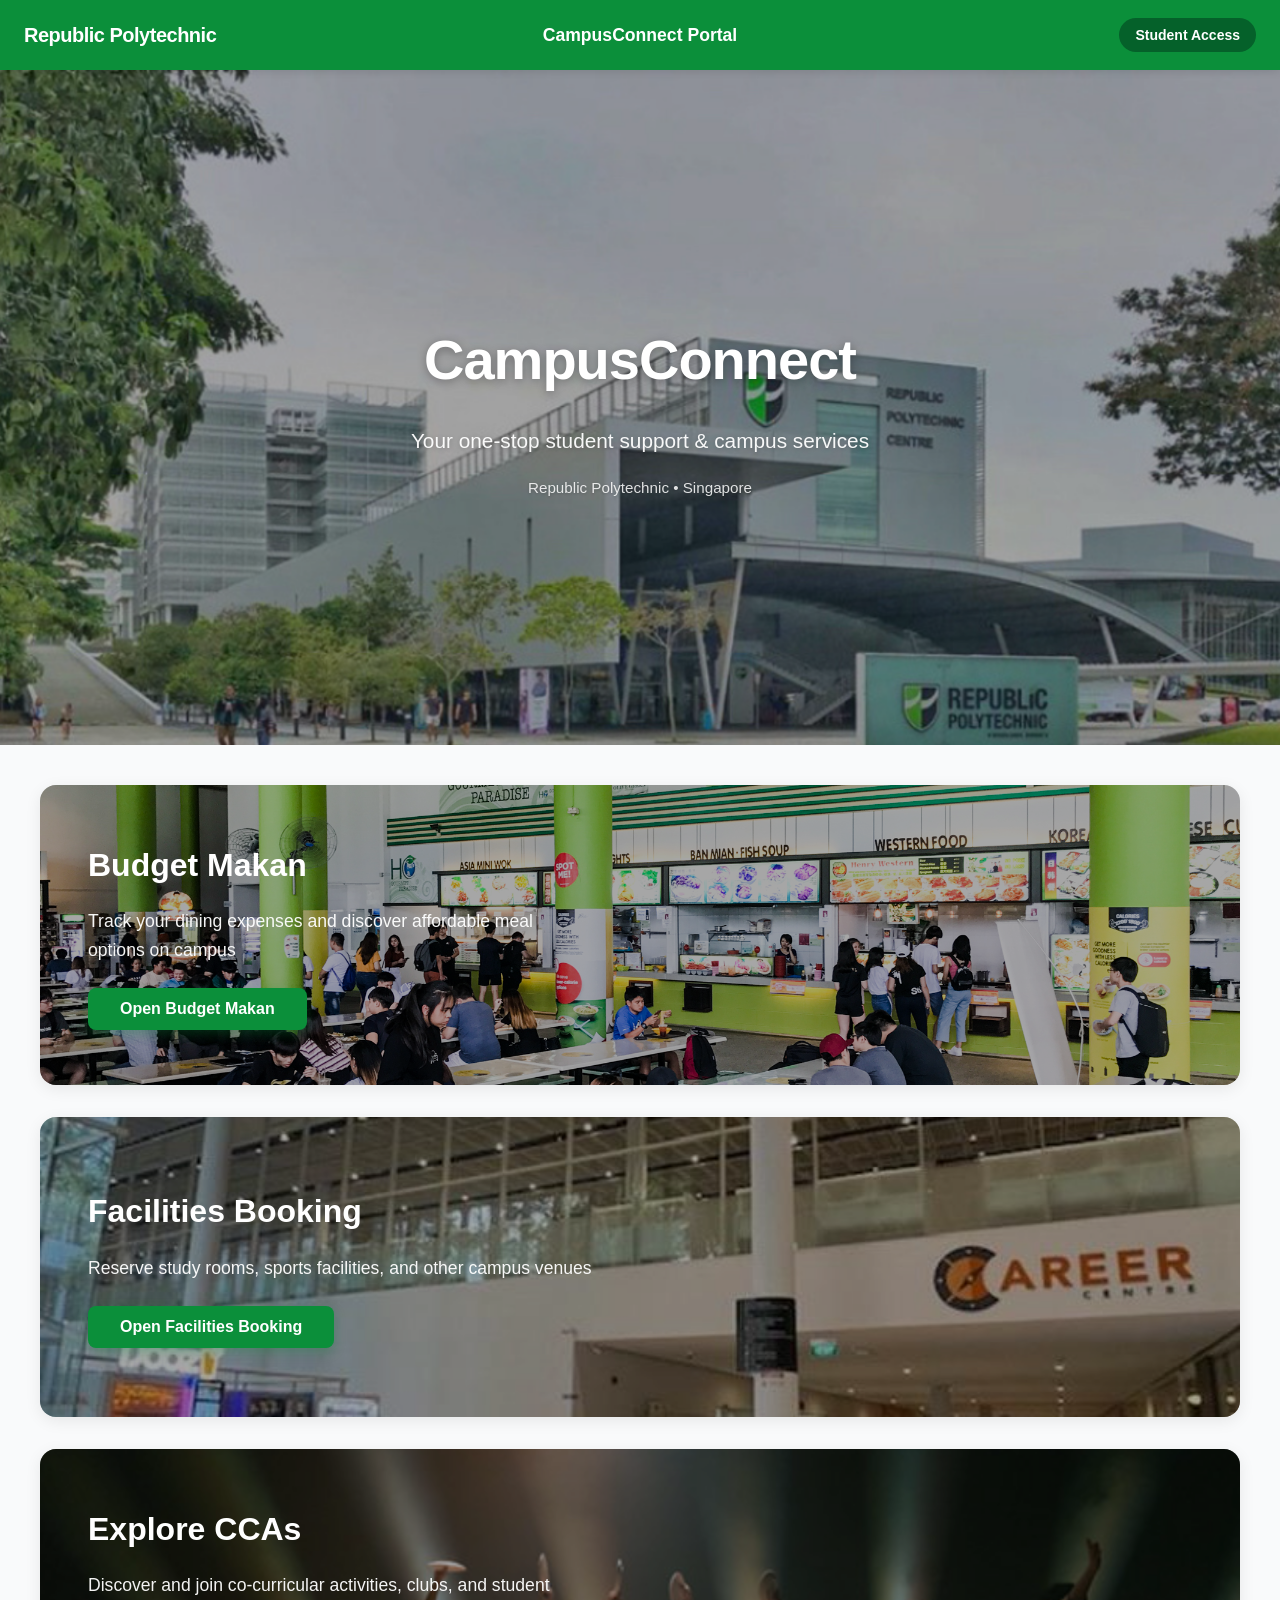
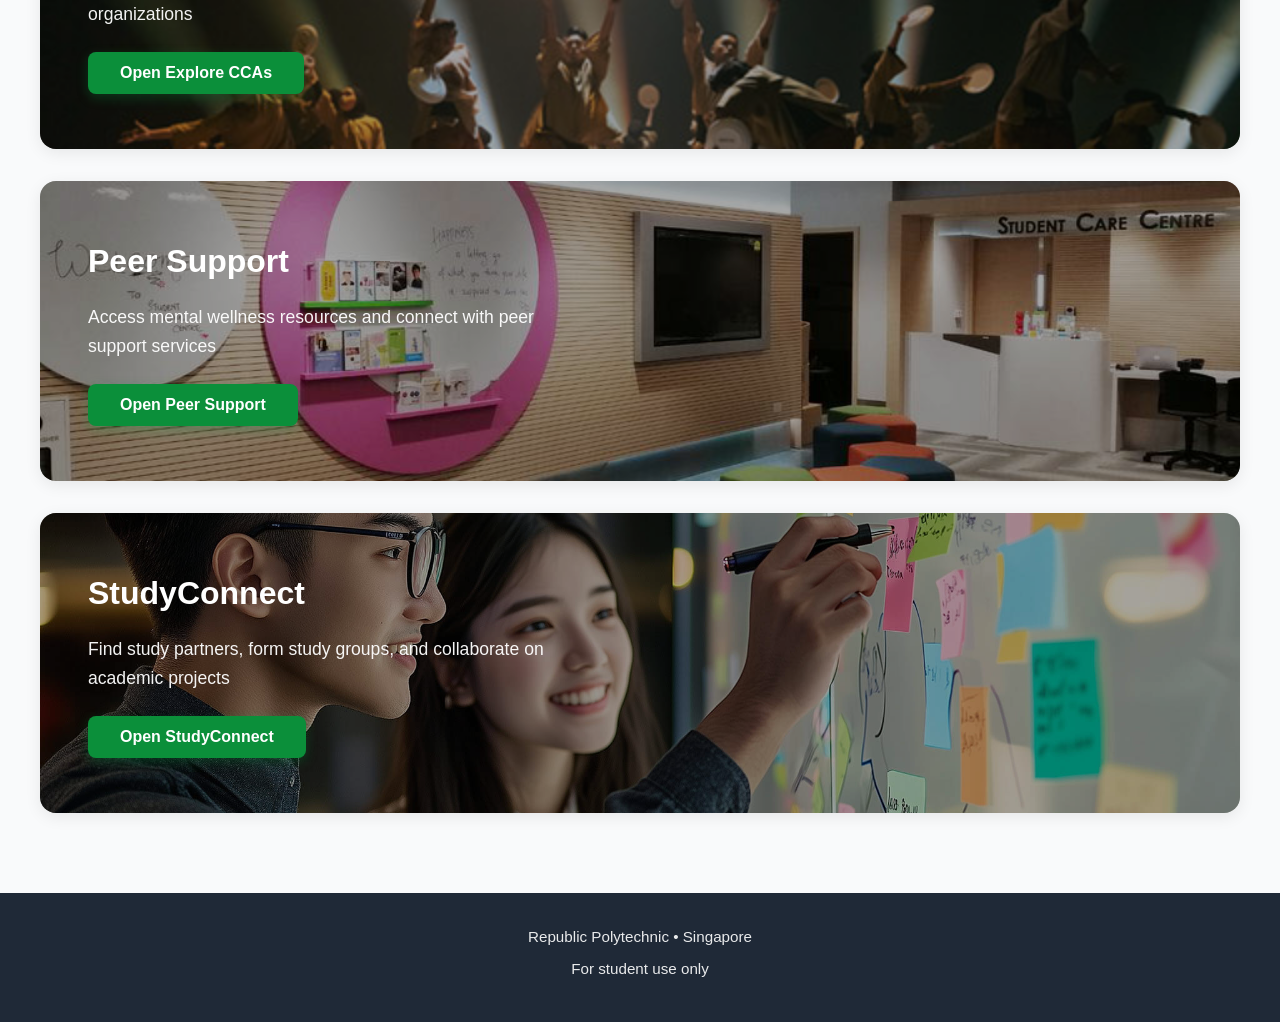
<file: index.html>
<!DOCTYPE html>
<html lang="en">
<head>
    <meta charset="UTF-8">
    <meta name="viewport" content="width=device-width, initial-scale=1.0">
    <title>CampusConnect Portal - Republic Polytechnic</title>
    <link rel="stylesheet" href="./styles/portal.css">
</head>
<body>
    <!-- Sticky Navbar -->
    <nav class="navbar">
        <div class="navbar-container">
            <div class="navbar-left">
                <span class="navbar-brand">Republic Polytechnic</span>
            </div>
            <div class="navbar-center">
                <span class="navbar-title">CampusConnect Portal</span>
            </div>
            <div class="navbar-right">
                <span class="badge">Student Access</span>
            </div>
        </div>
    </nav>

    <!-- Hero Section with Background Image -->
    <!-- NOTE: Image required at /assets/rp-campus.png -->
    <section class="hero-section">
        <div class="hero-overlay"></div>
        <div class="hero-content">
            <h1 class="hero-title">CampusConnect</h1>
            <p class="hero-subtitle">Your one-stop student support & campus services</p>
            <p class="hero-tagline">Republic Polytechnic • Singapore</p>
        </div>
    </section>

    <!-- Services Section -->
    <main class="services-section" id="services">
        <div class="services-container">
            <!-- Budget Makan -->
            <a href="./budget-makan.html" class="service-feature budget-makan">
                <div class="feature-overlay"></div>
                <div class="feature-content">
                    <h3 class="feature-title">Budget Makan</h3>
                    <p class="feature-description">Track your dining expenses and discover affordable meal options on campus</p>
                    <button class="feature-btn">Open Budget Makan</button>
                </div>
            </a>

            <!-- Facilities Booking -->
            <a href="./facilities-booking.html" class="service-feature facilities-booking">
                <div class="feature-overlay"></div>
                <div class="feature-content">
                    <h3 class="feature-title">Facilities Booking</h3>
                    <p class="feature-description">Reserve study rooms, sports facilities, and other campus venues</p>
                    <button class="feature-btn">Open Facilities Booking</button>
                </div>
            </a>

            <!-- Explore CCAs -->
            <a href="./explore-ccas.html" class="service-feature explore-ccas">
                <div class="feature-overlay"></div>
                <div class="feature-content">
                    <h3 class="feature-title">Explore CCAs</h3>
                    <p class="feature-description">Discover and join co-curricular activities, clubs, and student organizations</p>
                    <button class="feature-btn">Open Explore CCAs</button>
                </div>
            </a>

            <!-- Peer Support -->
            <a href="./peer-support.html" class="service-feature peer-support">
                <div class="feature-overlay"></div>
                <div class="feature-content">
                    <h3 class="feature-title">Peer Support</h3>
                    <p class="feature-description">Access mental wellness resources and connect with peer support services</p>
                    <button class="feature-btn">Open Peer Support</button>
                </div>
            </a>

            <!-- StudyConnect -->
            <a href="./studyconnect.html" class="service-feature study-connect">
                <div class="feature-overlay"></div>
                <div class="feature-content">
                    <h3 class="feature-title">StudyConnect</h3>
                    <p class="feature-description">Find study partners, form study groups, and collaborate on academic projects</p>
                    <button class="feature-btn">Open StudyConnect</button>
                </div>
            </a>
        </div>
    </main>

    <!-- Footer -->
    <footer class="footer">
        <p>Republic Polytechnic • Singapore</p>
        <p class="footer-subtitle">For student use only</p>
    </footer>

    <script src="./scripts/portal.js"></script>
</body>
</html>
</file>
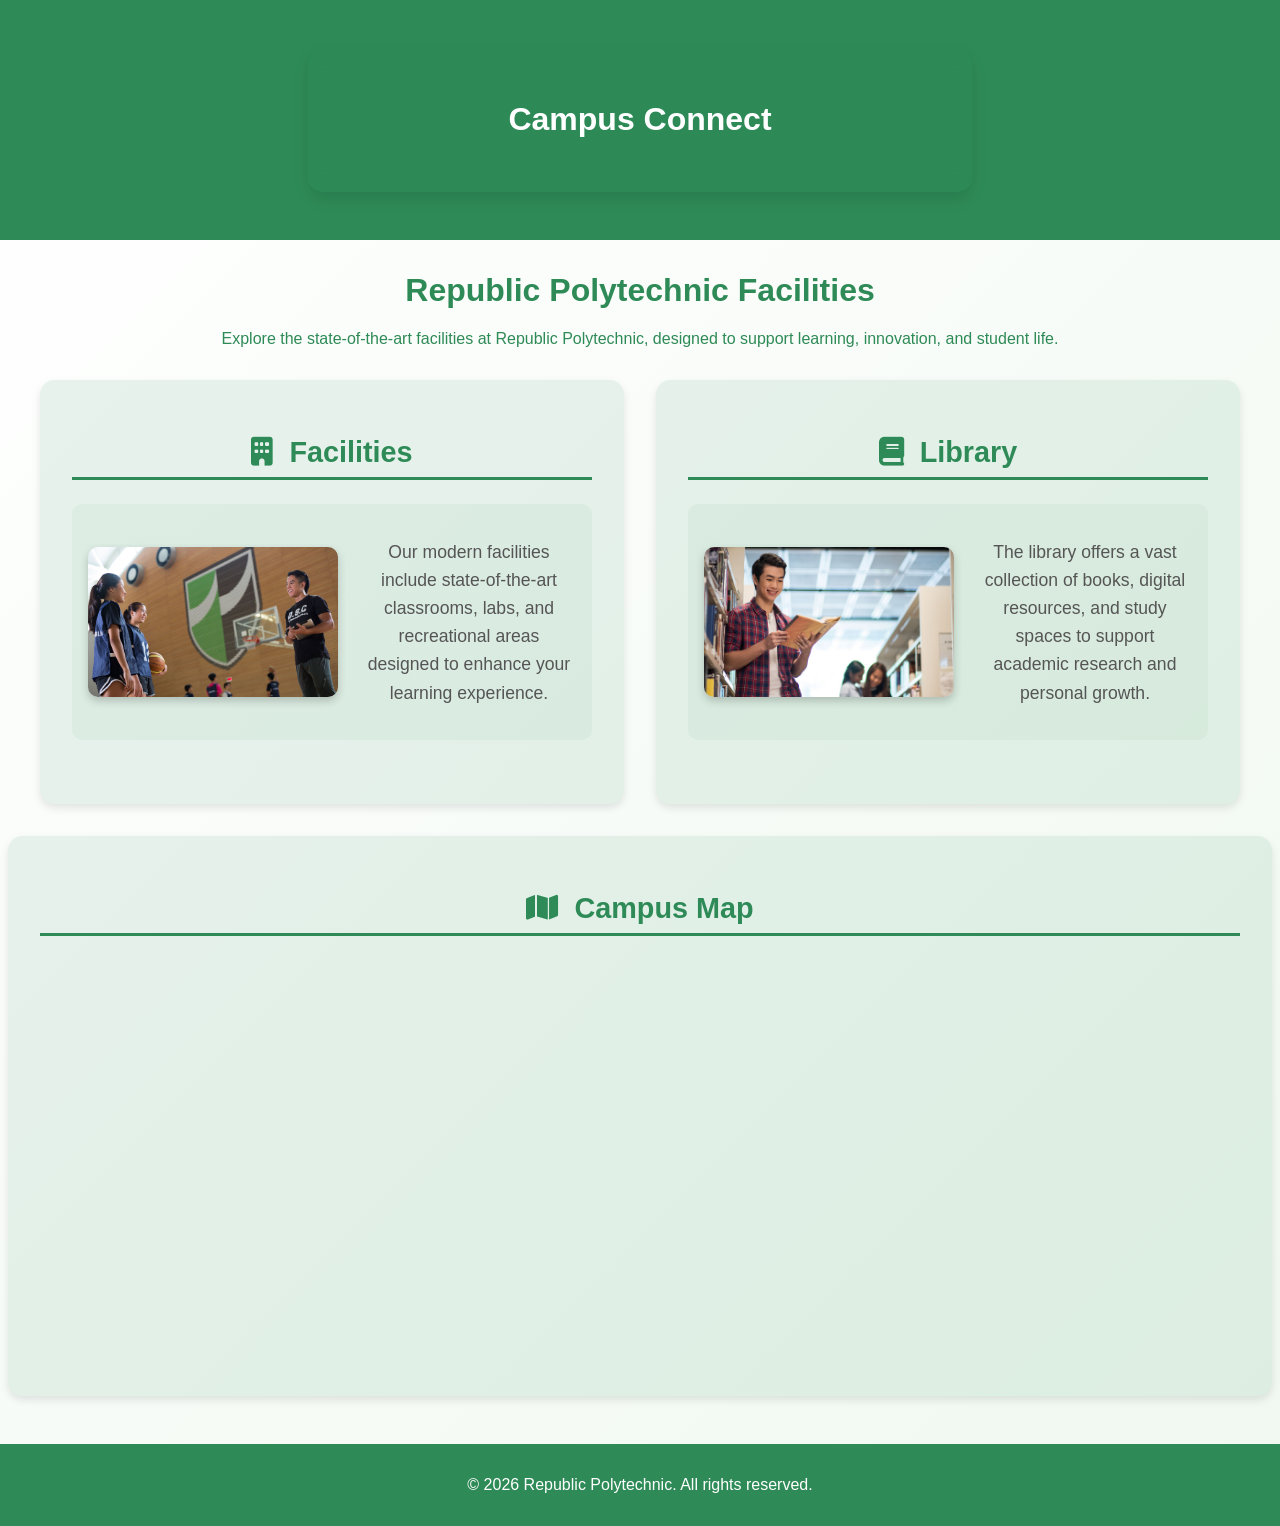
<file: Esta/index.html>
<!DOCTYPE html>
<html lang="en">
<head>
    <meta charset="UTF-8">
    <meta name="viewport" content="width=device-width, initial-scale=1.0">
    <title>Campus Connect – Facilities</title>
    <link rel="stylesheet" href="https://cdnjs.cloudflare.com/ajax/libs/font-awesome/6.0.0/css/all.min.css">
    <link rel="stylesheet" href="estastyles.css">
    <script src="https://cdn.botpress.cloud/webchat/v3.5/inject.js"></script>
    <script src="https://files.bpcontent.cloud/2026/01/07/08/20260107080521-VG7ODOUF.js" defer></script>
</head>
<body>
  <header>
    <div class="container">
      <h1>Campus Connect</h1>
    </div>
  </header>

  <div class="facilities-container">
    <h1>Republic Polytechnic Facilities</h1>
    <p>Explore the state-of-the-art facilities at Republic Polytechnic, designed to support learning, innovation, and student life.</p>     
  </div>

  <div class="facilities-grid">
    <div class="facility-section slide-in">
      <h2><i class="fas fa-building"></i> Facilities</h2>
      <div class="facility-item">
        <img src="facilities-sub.jpg" alt="Facilities placeholder image">
        <div class="text">
          <p>Our modern facilities include state-of-the-art classrooms, labs, and recreational areas designed to enhance your learning experience.</p>
        </div>
      </div>
    </div>

    <div class="facility-section slide-in delay">
      <h2><i class="fas fa-book"></i> Library</h2>
      <div class="facility-item">
        <img src="library-banner.jpg" alt="Library placeholder image">
        <div class="text">
          <p>The library offers a vast collection of books, digital resources, and study spaces to support academic research and personal growth.</p>
        </div>
      </div>
    </div>
  </div>

  <div class="facility-section map-section slide-in delay-more">
    <h2><i class="fas fa-map"></i> Campus Map</h2>
    <iframe src="https://maps.google.com/maps?q=Republic+Polytechnic,+Singapore&output=embed" width="100%" height="400" frameborder="0" style="border:0" allowfullscreen></iframe>
  </div>

  <footer>
    <p>&copy; 2026 Republic Polytechnic. All rights reserved.</p>
  </footer>
  
</body>

</html>
</file>
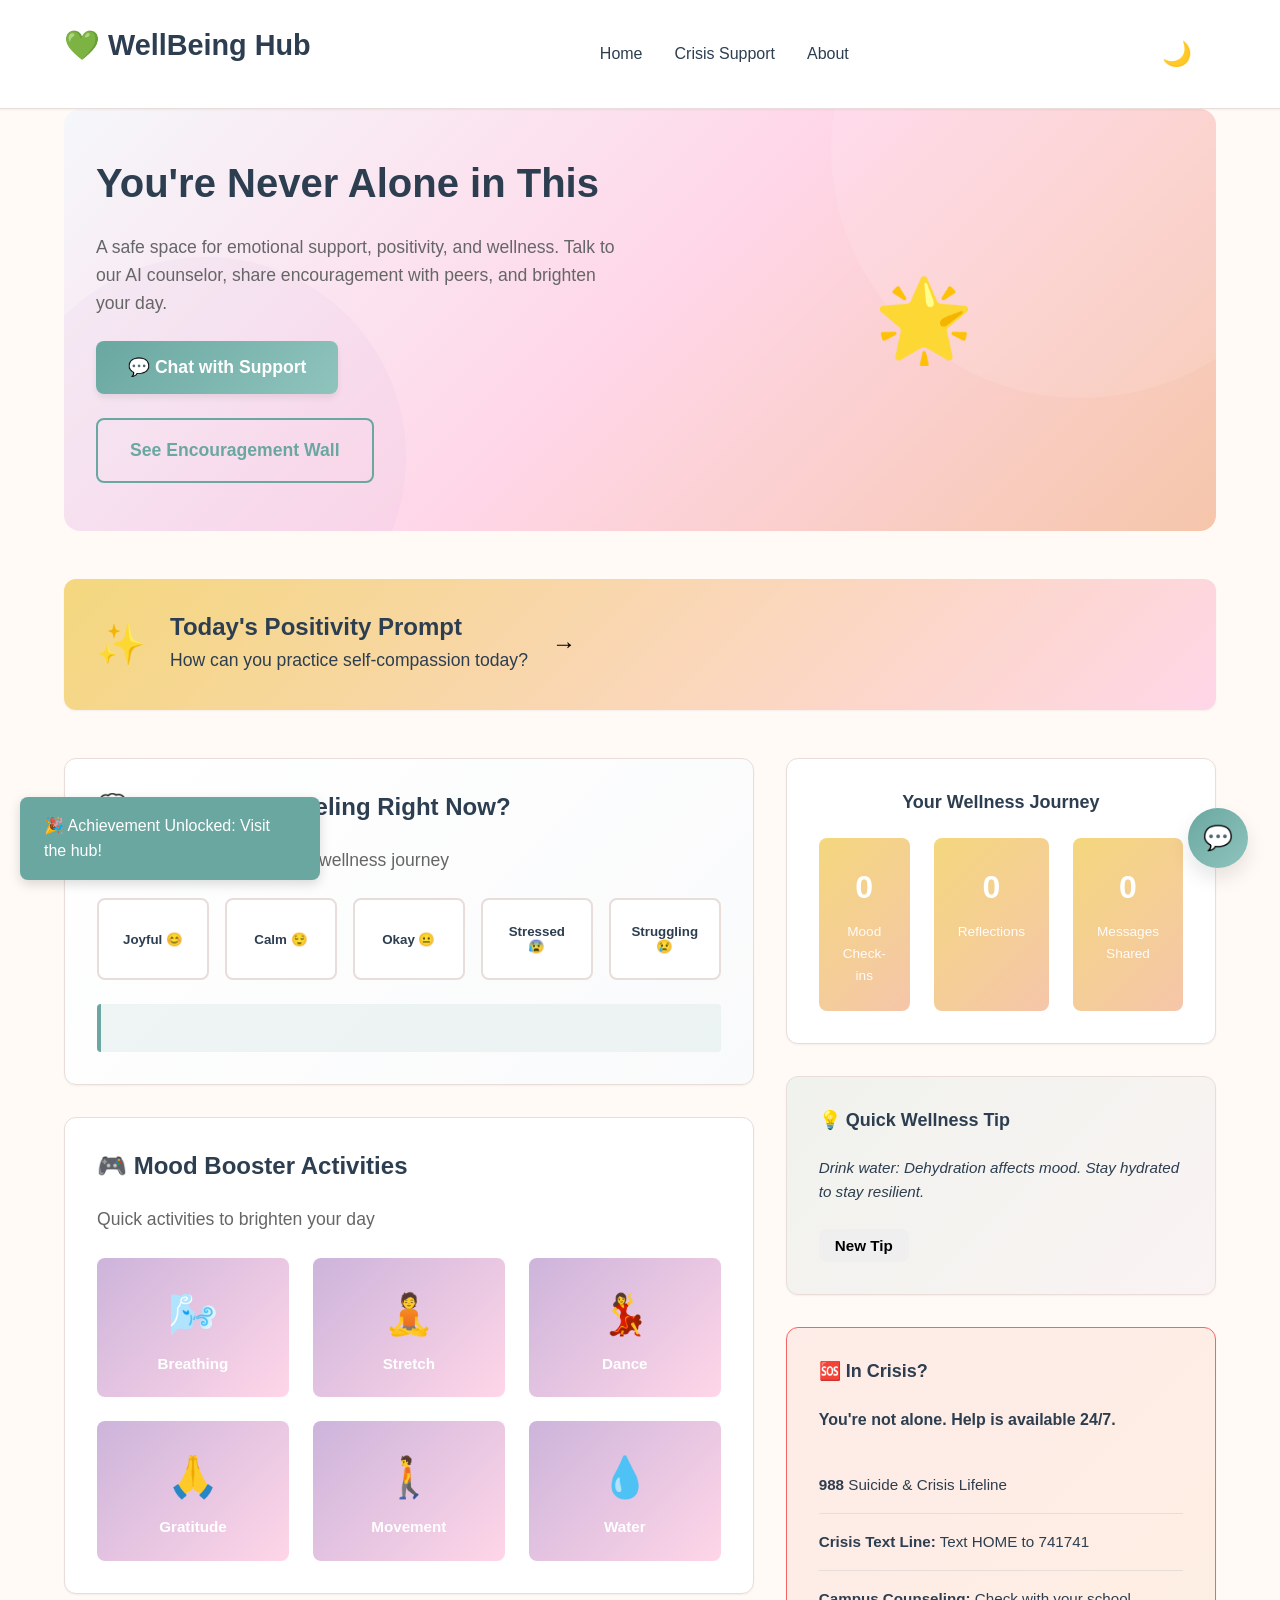
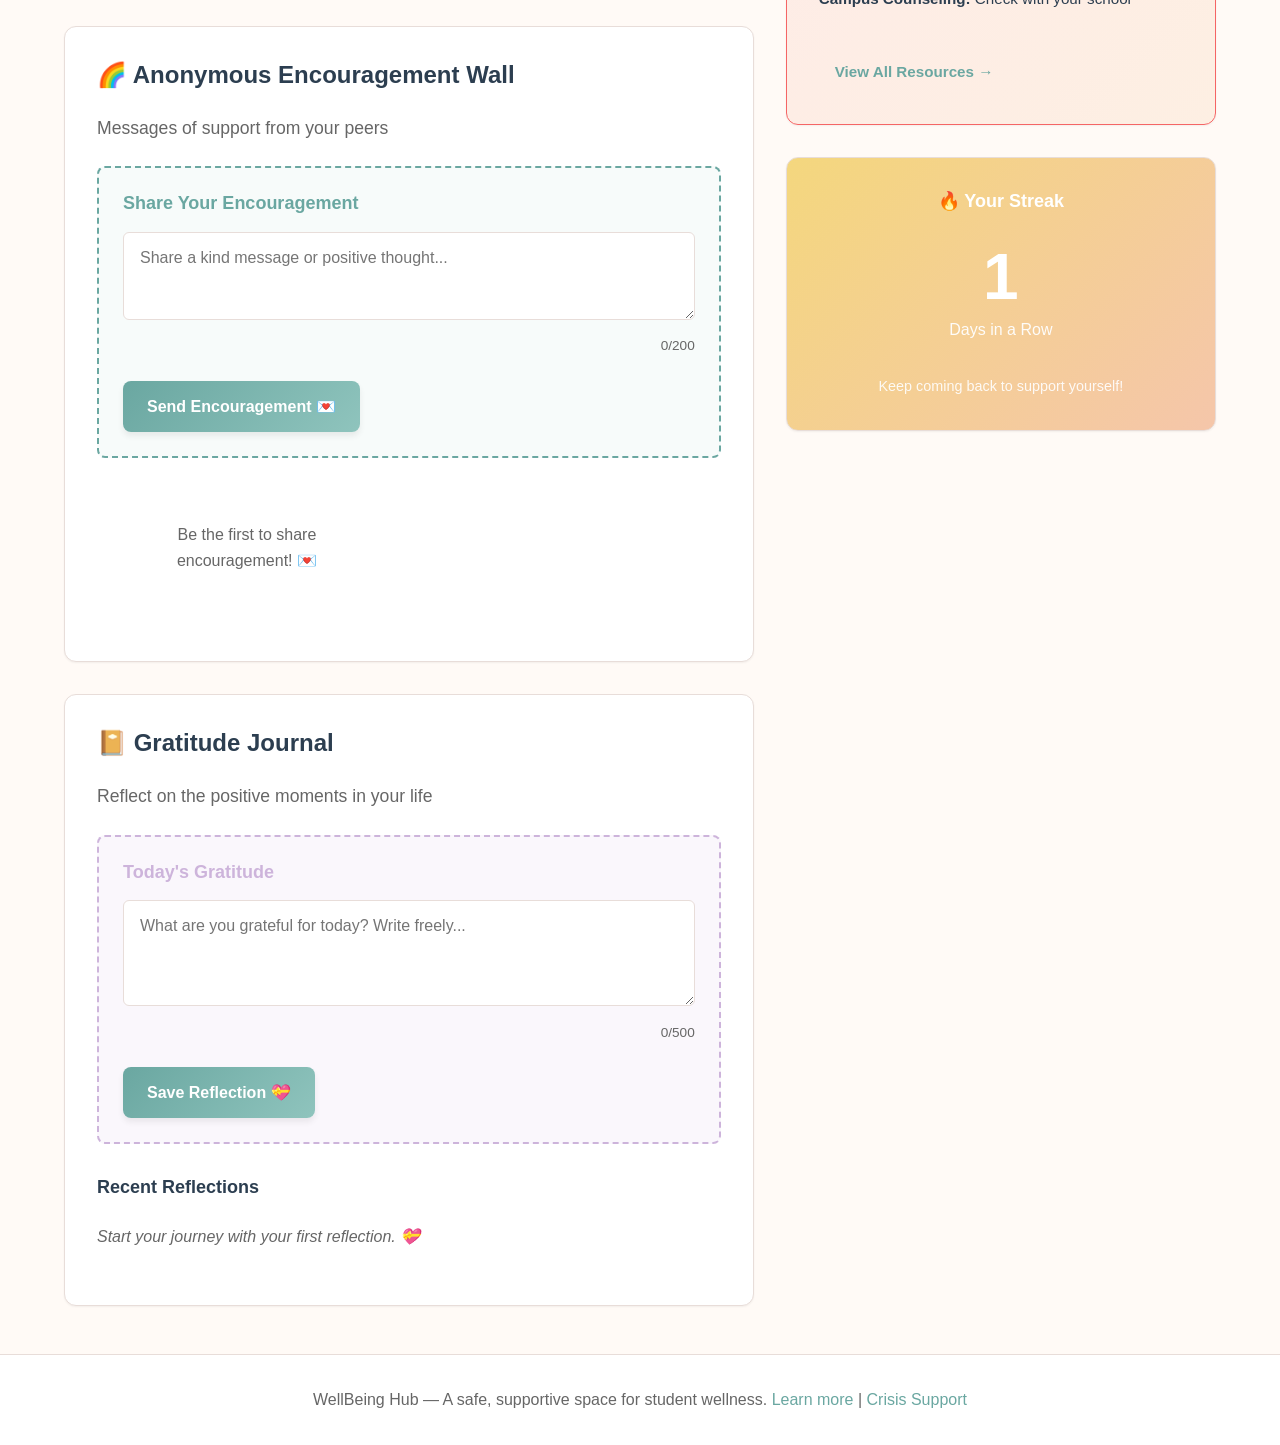
<file: Hwee/index.html>
<!doctype html>
<html lang="en">

<head>
    <meta charset="utf-8">
    <meta name="viewport" content="width=device-width,initial-scale=1">
    <title>WellBeing Hub — Emotional Support for Students</title>
    <link rel="stylesheet" href="css/styles.css">
</head>

<body>
    <header class="site-header" role="banner">
        <div class="container header-inner">
            <h1 class="site-title"><a href="index.html">💚 WellBeing Hub</a></h1>
            <nav class="site-nav" aria-label="Main navigation">
                <a href="index.html">Home</a>
                <a href="resources.html">Crisis Support</a>
                <a href="about.html">About</a>
            </nav>
            <div class="header-actions">
                <button id="themeToggle" class="btn btn-icon" aria-pressed="false"
                    aria-label="Toggle dark mode">🌙</button>
                <button id="navToggle" class="nav-toggle" aria-label="Open menu" aria-expanded="false">☰</button>
            </div>
        </div>
    </header>

    <main class="container main" id="main">
        <!-- Hero Section with Chatbot CTA -->
        <section class="hero hero-wellness">
            <div class="hero-inner">
                <div class="hero-copy">
                    <h2>You're Never Alone in This</h2>
                    <p class="lead">A safe space for emotional support, positivity, and wellness. Talk to our AI
                        counselor, share encouragement with peers, and brighten your day.</p>
                    <div class="hero-ctas">
                        <button id="openChatBtn" class="btn btn-large btn-primary">💬 Chat with Support</button>
                        <a class="btn btn-large btn-ghost" href="#encouragement">See Encouragement Wall</a>
                    </div>
                </div>
                <div class="hero-media" aria-hidden="true">
                    <div class="hero-illustration">🌟</div>
                </div>
            </div>
        </section>

        <!-- Daily Positivity Prompt -->
        <section class="positivity-prompt card">
            <div class="prompt-content">
                <span class="prompt-icon">✨</span>
                <div class="prompt-text">
                    <h3>Today's Positivity Prompt</h3>
                    <p id="dailyPrompt" class="prompt-message">What's one small thing you're grateful for today?</p>
                </div>
                <button id="nextPrompt" class="btn-icon" aria-label="Next prompt">→</button>
            </div>
        </section>

        <!-- Two Column Layout -->
        <div class="grid">
            <div class="col main-col">

                <!-- Mood Check-in -->
                <section id="mood" class="card mood-card" aria-labelledby="moodLabel">
                    <h3 id="moodLabel">💭 How Are You Feeling Right Now?</h3>
                    <p class="lead">Quick check-in to track your wellness journey</p>
                    <div class="mood-options" id="moodOptions" role="radiogroup" aria-label="Mood selector">
                        <button class="mood" data-mood="joyful">Joyful 😊</button>
                        <button class="mood" data-mood="calm">Calm 😌</button>
                        <button class="mood" data-mood="okay">Okay 😐</button>
                        <button class="mood" data-mood="stressed">Stressed 😰</button>
                        <button class="mood" data-mood="struggling">Struggling 😢</button>
                    </div>
                    <div id="moodResponse" class="mood-response" aria-live="polite" role="status"></div>
                </section>

                <!-- Mood Booster Activities -->
                <section class="card activities-card">
                    <h3>🎮 Mood Booster Activities</h3>
                    <p class="lead">Quick activities to brighten your day</p>
                    <div class="activities-grid" id="activitiesGrid"></div>
                </section>

                <!-- Anonymous Encouragement Wall -->
                <section id="encouragement" class="card encouragement-card">
                    <h3>🌈 Anonymous Encouragement Wall</h3>
                    <p class="lead">Messages of support from your peers</p>

                    <div class="encouragement-form">
                        <h4>Share Your Encouragement</h4>
                        <textarea id="encouragementInput" placeholder="Share a kind message or positive thought..."
                            maxlength="200" rows="3"></textarea>
                        <p class="char-count"><span id="charCount">0</span>/200</p>
                        <button id="submitEncouragement" class="btn btn-primary">Send Encouragement 💌</button>
                    </div>

                    <div id="encouragementWall" class="encouragement-wall"></div>
                </section>

                <!-- Gratitude Journal -->
                <section class="card gratitude-card">
                    <h3>📔 Gratitude Journal</h3>
                    <p class="lead">Reflect on the positive moments in your life</p>

                    <div class="gratitude-form">
                        <h4>Today's Gratitude</h4>
                        <textarea id="gratitudeInput" placeholder="What are you grateful for today? Write freely..."
                            maxlength="500" rows="4"></textarea>
                        <p class="char-count"><span id="gratCount">0</span>/500</p>
                        <button id="submitGratitude" class="btn btn-primary">Save Reflection 💝</button>
                    </div>

                    <div class="gratitude-history">
                        <h4>Recent Reflections</h4>
                        <div id="gratitudeList" class="gratitude-list"></div>
                    </div>
                </section>

            </div>

            <!-- Sidebar -->
            <aside class="col sidebar-col">

                <!-- Wellness Stats -->
                <div class="card stats-card">
                    <h4>Your Wellness Journey</h4>
                    <div class="stat-grid">
                        <div class="stat-item">
                            <div class="stat-number" id="statMoodChecks">0</div>
                            <div class="stat-label">Mood Check-ins</div>
                        </div>
                        <div class="stat-item">
                            <div class="stat-number" id="statGratitude">0</div>
                            <div class="stat-label">Reflections</div>
                        </div>
                        <div class="stat-item">
                            <div class="stat-number" id="statEncouragement">0</div>
                            <div class="stat-label">Messages Shared</div>
                        </div>
                    </div>
                </div>

                <!-- Quick Wellness Tips -->
                <div class="card tips-card">
                    <h4>💡 Quick Wellness Tip</h4>
                    <p id="wellnessTip" class="tip-text"></p>
                    <button id="nextTip" class="btn btn-small ghost">New Tip</button>
                </div>

                <!-- Crisis Support -->
                <div class="card crisis-card">
                    <h4>🆘 In Crisis?</h4>
                    <p class="crisis-text">You're not alone. Help is available 24/7.</p>
                    <ul class="crisis-list">
                        <li><strong>988</strong> Suicide & Crisis Lifeline</li>
                        <li><strong>Crisis Text Line:</strong> Text HOME to 741741</li>
                        <li><strong>Campus Counseling:</strong> Check with your school</li>
                    </ul>
                    <a href="resources.html" class="btn btn-small ghost">View All Resources →</a>
                </div>

                <!-- Streak Tracker -->
                <div class="card streak-card">
                    <h4>🔥 Your Streak</h4>
                    <div class="streak-display">
                        <div class="streak-number" id="streakCount">0</div>
                        <div class="streak-label">Days in a Row</div>
                    </div>
                    <p class="streak-message">Keep coming back to support yourself!</p>
                </div>

            </aside>
        </div>

    </main>

    <!-- Flowise Chatbot Configuration -->
    <script>
        const FLOWISE_CONFIG = {
            apiHost: "https://cloud.flowiseai.com",
            chatflowId: "e4723add-ad6f-4995-aca3-bfa8af411463",
            headers: {
                "Content-Type": "application/json"
            }
        };
    </script>

    <!-- Chatbot Widget HTML -->
    <div id="chatbotWidget" class="chatbot-widget" role="region" aria-label="Support chatbot">
        <button id="chatToggle" class="chat-toggle" aria-label="Open support chat" aria-expanded="false">💬</button>

        <div id="chatPanel" class="chat-panel" hidden>
            <div class="chat-header">
                <h3>Support Chat</h3>
                <button id="chatClose" class="btn-icon" aria-label="Close chat">✕</button>
            </div>
            <div id="chatMessages" class="chat-messages" role="log" aria-label="Chat messages"></div>
            <div class="chat-input">
                <textarea id="chatInput" placeholder="How are you feeling? I'm here to listen..." rows="2"></textarea>
                <button id="chatSend" class="btn btn-small btn-primary" aria-label="Send message">Send</button>
            </div>
        </div>
    </div>

    <footer class="site-footer">
        <p>WellBeing Hub — A safe, supportive space for student wellness. <a href="about.html">Learn more</a> | <a
                href="resources.html">Crisis Support</a></p>
    </footer>

    <script src="js/app.js"></script>
</body>

</html>
</file>
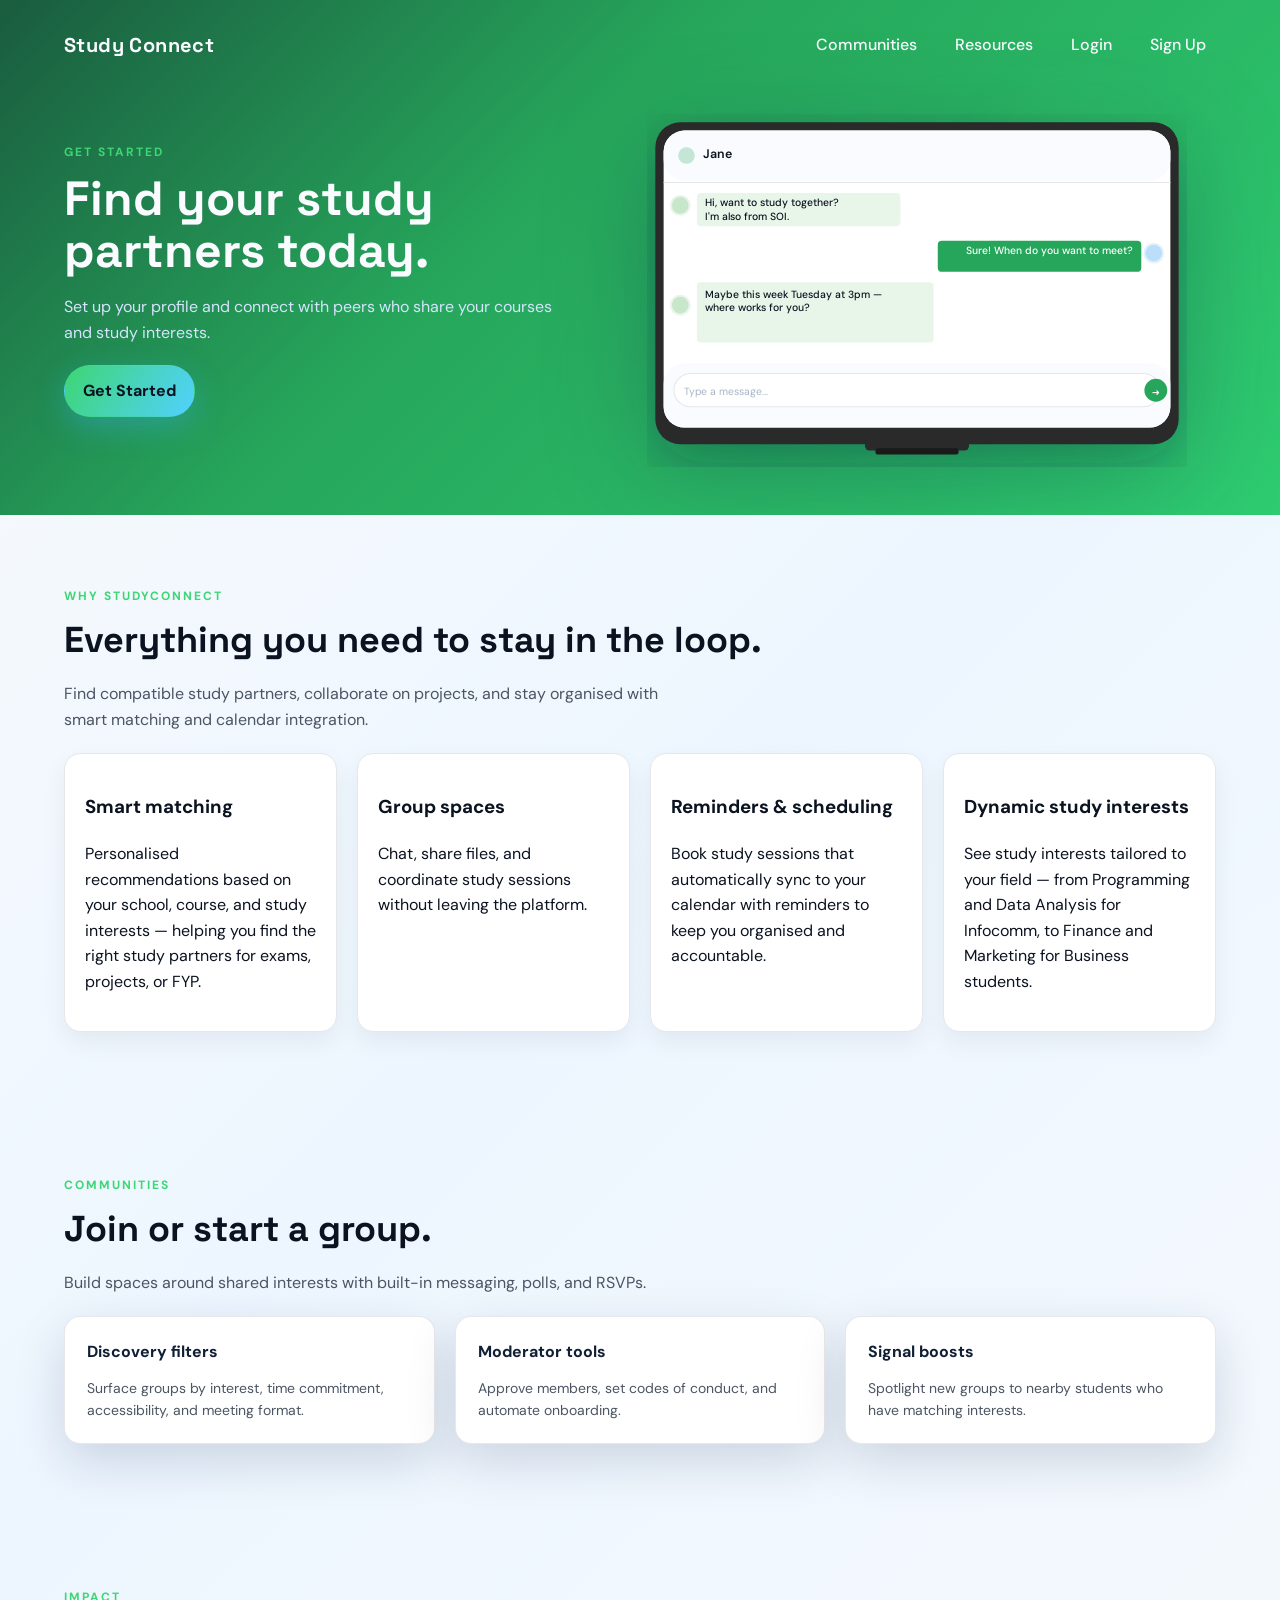
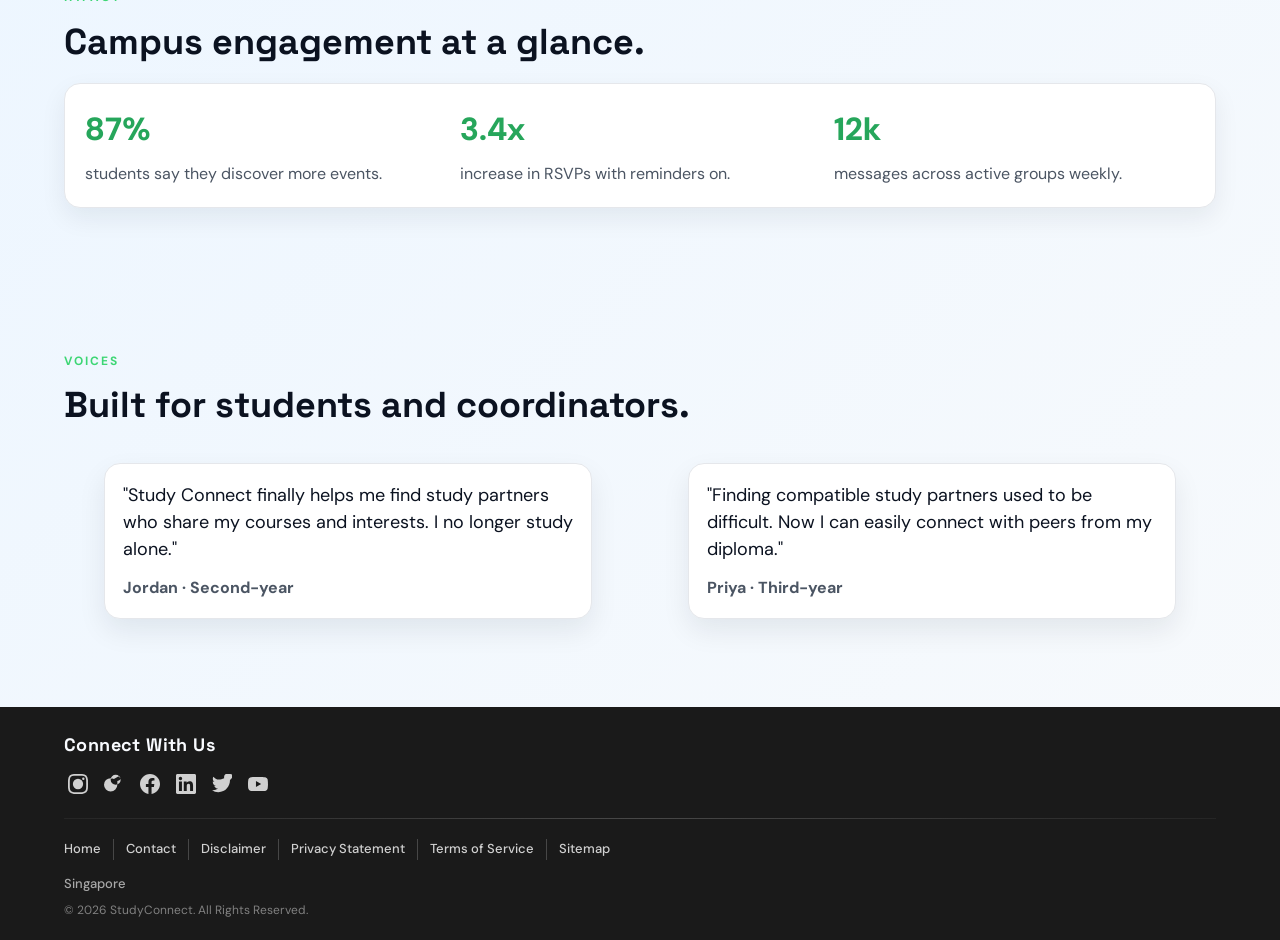
<file: Ying/index.html>
<!doctype html>
<html lang="en">
<head>
  <meta charset="utf-8">
  <meta name="viewport" content="width=device-width, initial-scale=1">
  <meta name="description" content="Study Connect helps students find compatible study partners, discover campus events, and collaborate more effectively.">
  <title>Study Connect</title>
  <link rel="preconnect" href="https://fonts.googleapis.com">
  <link rel="preconnect" href="https://fonts.gstatic.com" crossorigin>
  <link href="https://fonts.googleapis.com/css2?family=Space+Grotesk:wght@400;500;600;700&family=DM+Sans:wght@400;500;600;700&display=swap" rel="stylesheet">
  <link rel="stylesheet" href="css/styles.css">
</head>
<body>
  <header class="site-header">
    <nav class="nav">
      <div class="brand">Study Connect</div>
      <button class="nav-toggle" aria-expanded="false" aria-controls="nav-menu">Menu</button>
      <div id="nav-menu" class="nav-links" data-collapsible>
        <a href="#communities">Communities</a>
        <a href="#resources">Resources</a>
        <a href="login.html">Login</a>
        <a href="signup.html">Sign Up</a>
      </div>
    </nav>
    <div class="hero">
      <div class="hero-copy">
        <p class="eyebrow">Get Started</p>
        <h1>Find your study partners today.</h1>
        <p class="lede">Set up your profile and connect with peers who share your courses and study interests.</p>
        <div class="cta-row">
          <a class="btn primary" href="signup.html">Get Started</a>
        </div>
      </div>
      <div class="hero-mockup">
        <svg viewBox="0 0 520 340" xmlns="http://www.w3.org/2000/svg" class="chat-mockup">
          <defs>
            <filter id="screen-shadow" x="-50%" y="-50%" width="200%" height="200%">
              <feDropShadow dx="0" dy="18" stdDeviation="24" flood-opacity="0.2" flood-color="#0a1b3c"/>
            </filter>
          </defs>
          
          <!-- Monitor bezel/frame -->
          <rect x="8" y="8" width="504" height="310" rx="24" ry="24" fill="#2a2a2a" stroke="none" filter="url(#screen-shadow)"/>
          
          <!-- Monitor screen area - white -->
          <rect x="16" y="16" width="488" height="286" rx="20" ry="20" fill="#ffffff" stroke="none"/>
          
          <!-- Subtle stand -->
          <rect x="210" y="308" width="100" height="16" rx="4" ry="4" fill="#2a2a2a" stroke="none"/>
          <rect x="220" y="322" width="80" height="6" rx="2" ry="2" fill="#1a1a1a" stroke="none"/>
          
          <!-- Chat header -->
          <rect x="16" y="16" width="488" height="48" rx="20" ry="20" fill="#f9fbff" stroke="none"/>
          <circle cx="38" cy="40" r="8" fill="#26a65b" opacity="0.25"/>
          <text x="54" y="42" font-family="'DM Sans', sans-serif" font-size="12" font-weight="600" fill="#0b1220">Jane</text>
          
          
          <!-- Divider line -->
          <line x1="16" y1="66" x2="504" y2="66" stroke="#e5e7eb" stroke-width="1"/>
          
          <!-- Chat messages area -->
          <!-- Message 1: Student A (left) -->
          <g>
            <!-- Avatar -->
            <circle cx="32" cy="88" r="10" fill="#e8f5e9"/>
            <circle cx="32" cy="88" r="8" fill="#c8e6c9"/>
            
            <!-- Message bubble -->
            <path d="M 48 80 Q 48 76 52 76 L 240 76 Q 244 76 244 80 L 244 104 Q 244 108 240 108 L 52 108 Q 48 108 48 104 Z" fill="#e8f5e9" stroke="none"/>
            
            <!-- Text -->
            <text x="56" y="89" font-family="'DM Sans', sans-serif" font-size="10" fill="#0b1220" font-weight="500">Hi, want to study together?</text>
            <text x="56" y="102" font-family="'DM Sans', sans-serif" font-size="10" fill="#0b1220" font-weight="500">I'm also from SOI.</text>
          </g>
          
          <!-- Message 2: Student B (right) -->
          <g>
            <!-- Avatar -->
            <circle cx="488" cy="134" r="10" fill="#e3f2fd"/>
            <circle cx="488" cy="134" r="8" fill="#bbdefb"/>
            
            <!-- Message bubble -->
            <path d="M 280 126 Q 280 122 284 122 L 472 122 Q 476 122 476 126 L 476 148 Q 476 152 472 152 L 284 152 Q 280 152 280 148 Z" fill="#26a65b" stroke="none"/>
            
            <!-- Text -->
            <text x="468" y="135" font-family="'DM Sans', sans-serif" font-size="10" fill="#ffffff" font-weight="500" text-anchor="end">Sure! When do you want to meet?</text>
          </g>
          
          <!-- Message 3: Student A (left) -->
          <g>
            <!-- Avatar -->
            <circle cx="32" cy="184" r="10" fill="#e8f5e9"/>
            <circle cx="32" cy="184" r="8" fill="#c8e6c9"/>
            
            <!-- Message bubble -->
            <path d="M 48 166 Q 48 162 52 162 L 272 162 Q 276 162 276 166 L 276 216 Q 276 220 272 220 L 52 220 Q 48 220 48 216 Z" fill="#e8f5e9" stroke="none"/>
            
            <!-- Text -->
            <text x="56" y="177" font-family="'DM Sans', sans-serif" font-size="10" fill="#0b1220" font-weight="500">Maybe this week Tuesday at 3pm —</text>
            <text x="56" y="190" font-family="'DM Sans', sans-serif" font-size="10" fill="#0b1220" font-weight="500">where works for you?</text>
          </g>
          
          <!-- Input area -->
          <rect x="16" y="240" width="488" height="62" rx="20" ry="20" fill="#f9fbff" stroke="none"/>
          
          <!-- Input field -->
          <rect x="26" y="250" width="468" height="32" rx="16" fill="#ffffff" stroke="#e5e7eb" stroke-width="1"/>
          
          <!-- Placeholder text -->
          <text x="36" y="271" font-family="'DM Sans', sans-serif" font-size="10" fill="#a8b5c7">Type a message...</text>
          
          <!-- Send button -->
          <circle cx="490" cy="266" r="11" fill="#26a65b"/>
          <text x="490" y="271" font-family="'Space Grotesk', sans-serif" font-size="9" fill="#ffffff" text-anchor="middle" font-weight="700">→</text>
        </svg>
      </div>
    </div>
  </header>

  <main>
    <section id="highlights" class="section">
      <div class="section-heading" data-animate>
        <p class="eyebrow">Why StudyConnect</p>
        <h2>Everything you need to stay in the loop.</h2>
        <p class="lede">Find compatible study partners, collaborate on projects, and stay organised with smart matching and calendar integration.</p>
      </div>
      <div class="grid features" data-animate>
        <article class="feature-card">
          <h3>Smart matching</h3>
          <p>Personalised recommendations based on your school, course, and study interests — helping you find the right study partners for exams, projects, or FYP.</p>
        </article>
        <article class="feature-card">
          <h3>Group spaces</h3>
          <p>Chat, share files, and coordinate study sessions without leaving the platform.</p>
        </article>
        <article class="feature-card">
          <h3>Reminders & scheduling</h3>
          <p>Book study sessions that automatically sync to your calendar with reminders to keep you organised and accountable.</p>
        </article>
        <article class="feature-card">
          <h3>Dynamic study interests</h3>
          <p>See study interests tailored to your field — from Programming and Data Analysis for Infocomm, to Finance and Marketing for Business students.</p>
        </article>
      </div>
    </section>

    <section id="communities" class="section">
      <div class="section-heading" data-animate>
        <p class="eyebrow">Communities</p>
        <h2>Join or start a group.</h2>
        <p class="lede">Build spaces around shared interests with built-in messaging, polls, and RSVPs.</p>
      </div>
      <div class="grid three" data-animate>
        <article class="tile">
          <h3>Discovery filters</h3>
          <p>Surface groups by interest, time commitment, accessibility, and meeting format.</p>
        </article>
        <article class="tile">
          <h3>Moderator tools</h3>
          <p>Approve members, set codes of conduct, and automate onboarding.</p>
        </article>
        <article class="tile">
          <h3>Signal boosts</h3>
          <p>Spotlight new groups to nearby students who have matching interests.</p>
        </article>
      </div>
    </section>

    <section id="resources" class="section">
      <div class="section-heading" data-animate>
        <p class="eyebrow">Impact</p>
        <h2>Campus engagement at a glance.</h2>
      </div>
      <div class="stats" data-animate>
        <div class="stat">
          <p class="stat-number">87%</p>
          <p class="stat-label">students say they discover more events.</p>
        </div>
        <div class="stat">
          <p class="stat-number">3.4x</p>
          <p class="stat-label">increase in RSVPs with reminders on.</p>
        </div>
        <div class="stat">
          <p class="stat-number">12k</p>
          <p class="stat-label">messages across active groups weekly.</p>
        </div>
      </div>
    </section>

    <section class="section" aria-label="Student quotes">
      <div class="section-heading" data-animate>
        <p class="eyebrow">Voices</p>
        <h2>Built for students and coordinators.</h2>
      </div>
      <div class="quotes" data-animate>
        <figure class="quote">
          <blockquote>
            "Study Connect finally helps me find study partners who share my courses and interests. I no longer study alone."
          </blockquote>
          <figcaption>Jordan · Second-year</figcaption>
        </figure>
        <figure class="quote">
          <blockquote>
            "Finding compatible study partners used to be difficult. Now I can easily connect with peers from my diploma."
          </blockquote>
          <figcaption>Priya · Third-year</figcaption>
        </figure>
      </div>
    </section>
  </main>

  <footer class="footer">
    <div class="footer-top">
      <div class="footer-heading">
        <h3>Connect With Us</h3>
        <div class="social-icons">
          <a href="#" aria-label="Instagram" class="social-icon">
            <svg viewBox="0 0 24 24" width="20" height="20" fill="currentColor">
              <path d="M12 2.163c3.204 0 3.584.012 4.85.07 3.252.148 4.771 1.691 4.919 4.919.058 1.266.069 1.645.069 4.849 0 3.205-.012 3.584-.069 4.849-.149 3.225-1.664 4.771-4.919 4.919-1.266.058-1.644.07-4.85.07-3.204 0-3.584-.012-4.849-.07-3.26-.149-4.771-1.699-4.919-4.92-.058-1.265-.07-1.644-.07-4.849 0-3.204.013-3.583.07-4.849.149-3.227 1.664-4.771 4.919-4.919 1.266-.057 1.645-.069 4.849-.069zm0-2.163c-3.259 0-3.667.014-4.947.072-4.358.2-6.78 2.618-6.98 6.98-.059 1.281-.073 1.689-.073 4.948 0 3.259.014 3.668.072 4.948.2 4.358 2.618 6.78 6.98 6.98 1.281.058 1.689.072 4.948.072 3.259 0 3.668-.014 4.948-.072 4.354-.2 6.782-2.618 6.979-6.98.059-1.28.073-1.689.073-4.948 0-3.259-.014-3.667-.072-4.947-.196-4.354-2.617-6.78-6.979-6.98-1.281-.059-1.69-.073-4.949-.073zM5.838 12a6.162 6.162 0 1 1 12.324 0 6.162 6.162 0 0 1-12.324 0zM12 16a4 4 0 1 1 0-8 4 4 0 0 1 0 8zm4.965-10.322a1.44 1.44 0 1 1 2.881.001 1.44 1.44 0 0 1-2.881-.001z"/>
            </svg>
          </a>
          <a href="#" aria-label="TikTok" class="social-icon">
            <svg viewBox="0 0 24 24" width="20" height="20" fill="currentColor">
              <path d="M19.498 3.094c-.478-.478-1.247-.564-1.85-.307l-5.75 3.152A8.247 8.247 0 0 0 8 5a8 8 0 0 0-8 8 8 8 0 0 0 8 8 8 8 0 0 0 8-8v-4.5a5.977 5.977 0 0 0 3.498-1.906c.484-.484.484-1.268 0-1.752l-2.498-2.498zM14 13a6 6 0 1 1 0-12 6 6 0 0 1 0 12z"/>
            </svg>
          </a>
          <a href="#" aria-label="Facebook" class="social-icon">
            <svg viewBox="0 0 24 24" width="20" height="20" fill="currentColor">
              <path d="M24 12.073c0-6.627-5.373-12-12-12s-12 5.373-12 12c0 5.99 4.388 10.954 10.125 11.854v-8.385H7.078v-3.47h3.047V9.43c0-3.007 1.792-4.669 4.533-4.669 1.312 0 2.686.235 2.686.235v2.953H15.83c-1.491 0-1.956.925-1.956 1.874v2.25h3.328l-.532 3.47h-2.796v8.385C19.612 23.027 24 18.062 24 12.073z"/>
            </svg>
          </a>
          <a href="#" aria-label="LinkedIn" class="social-icon">
            <svg viewBox="0 0 24 24" width="20" height="20" fill="currentColor">
              <path d="M20.447 20.452h-3.554v-5.569c0-1.328-.027-3.037-1.852-3.037-1.853 0-2.136 1.445-2.136 2.939v5.667H9.351V9h3.414v1.561h.046c.477-.9 1.637-1.85 3.37-1.85 3.601 0 4.267 2.37 4.267 5.455v6.286zM5.337 7.433c-1.144 0-2.063-.926-2.063-2.065 0-1.138.92-2.063 2.063-2.063 1.14 0 2.064.925 2.064 2.063 0 1.139-.925 2.065-2.064 2.065zm1.782 13.019H3.555V9h3.564v11.452zM22.225 0H1.771C.792 0 0 .774 0 1.729v20.542C0 23.227.792 24 1.771 24h20.451C23.2 24 24 23.227 24 22.271V1.729C24 .774 23.2 0 22.225 0z"/>
            </svg>
          </a>
          <a href="#" aria-label="X (Twitter)" class="social-icon">
            <svg viewBox="0 0 24 24" width="20" height="20" fill="currentColor">
              <path d="M23.953 4.57a10 10 0 002.856-3.215 9.954 9.954 0 01-2.825.775 4.958 4.958 0 002.163-2.723c-.951.555-2.005.959-3.127 1.184a4.92 4.92 0 00-8.384 4.482C7.69 8.095 4.067 6.13 1.64 3.162a4.822 4.822 0 00-.666 2.475c0 1.71.87 3.213 2.188 4.096a4.904 4.904 0 01-2.228-.616v.06a4.923 4.923 0 003.946 4.827 4.996 4.996 0 01-2.212.085 4.936 4.936 0 004.604 3.417 9.867 9.867 0 01-6.102 2.105c-.39 0-.779-.023-1.17-.067a13.995 13.995 0 007.557 2.209c9.053 0 13.998-7.496 13.998-13.985 0-.21 0-.42-.015-.63A9.935 9.935 0 0024 4.59z"/>
            </svg>
          </a>
          <a href="#" aria-label="YouTube" class="social-icon">
            <svg viewBox="0 0 24 24" width="20" height="20" fill="currentColor">
              <path d="M23.498 6.186a3.016 3.016 0 0 0-2.122-2.136C19.505 3.545 12 3.545 12 3.545s-7.505 0-9.377.505A3.017 3.017 0 0 0 .502 6.186C0 8.07 0 12 0 12s0 3.93.502 5.814a3.016 3.016 0 0 0 2.122 2.136c1.871.505 9.376.505 9.376.505s7.505 0 9.377-.505a3.015 3.015 0 0 0 2.122-2.136C24 15.93 24 12 24 12s0-3.93-.502-5.814zM9.545 15.568V8.432L15.818 12l-6.273 3.568z"/>
            </svg>
          </a>
        </div>
      </div>
    </div>

    <div class="footer-divider"></div>

    <div class="footer-bottom">
      <div class="footer-links">
        <a href="#home">Home</a>
        <a href="#contact">Contact</a>
        <a href="#disclaimer">Disclaimer</a>
        <a href="#privacy">Privacy Statement</a>
        <a href="#terms">Terms of Service</a>
        <a href="#sitemap">Sitemap</a>
      </div>

      <div class="footer-info">
        <p class="footer-location">Singapore</p>
        <p class="footer-copyright">© 2026 StudyConnect. All Rights Reserved.</p>
      </div>
    </div>
  </footer>

  <div id="toast" role="status" aria-live="polite" aria-atomic="true"></div>
  <script src="js/app.js?v=3" defer></script>
</body>
</html>
</file>
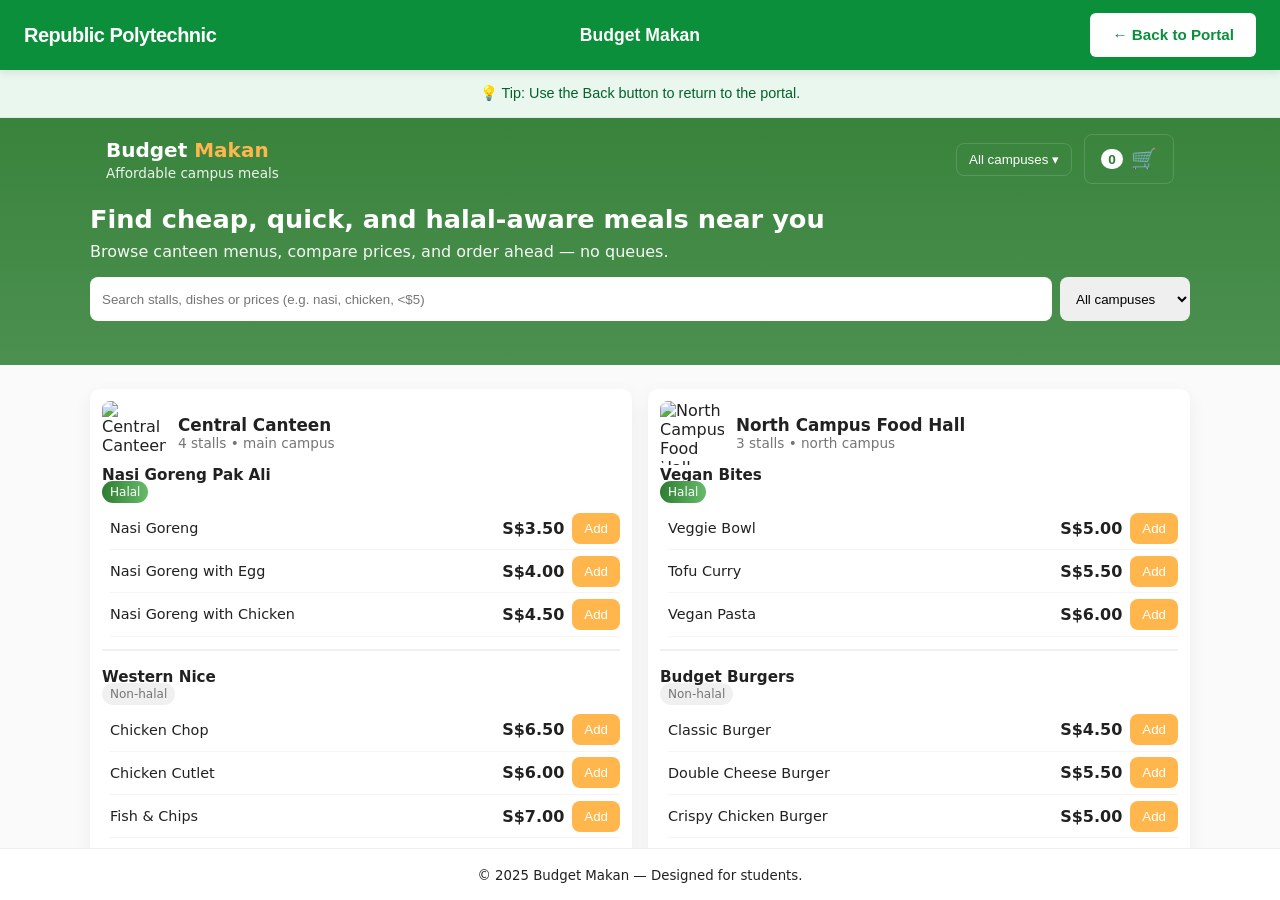
<file: budget-makan.html>
<!DOCTYPE html>
<html lang="en">
<head>
    <meta charset="UTF-8">
    <meta name="viewport" content="width=device-width, initial-scale=1.0">
    <title>Budget Makan - CampusConnect Portal</title>
    <link rel="stylesheet" href="./styles/portal.css">
</head>
<body class="wrapper-body">
    <!-- Sticky Navbar -->
    <nav class="navbar">
        <div class="navbar-container">
            <div class="navbar-left">
                <span class="navbar-brand">Republic Polytechnic</span>
            </div>
            <div class="navbar-center">
                <span class="navbar-title">Budget Makan</span>
            </div>
            <div class="navbar-right">
                <a href="./index.html" class="back-button">← Back to Portal</a>
            </div>
        </div>
    </nav>

    <!-- Info Tip -->
    <div class="info-tip">
        💡 Tip: Use the Back button to return to the portal.
    </div>

    <!-- Iframe Container -->
    <div class="iframe-container">
        <iframe 
            src="./Farhana/index.html" 
            title="Budget Makan Service"
            frameborder="0"
            allowfullscreen>
        </iframe>
    </div>

    <script src="./scripts/portal.js"></script>
</body>
</html>
</file>
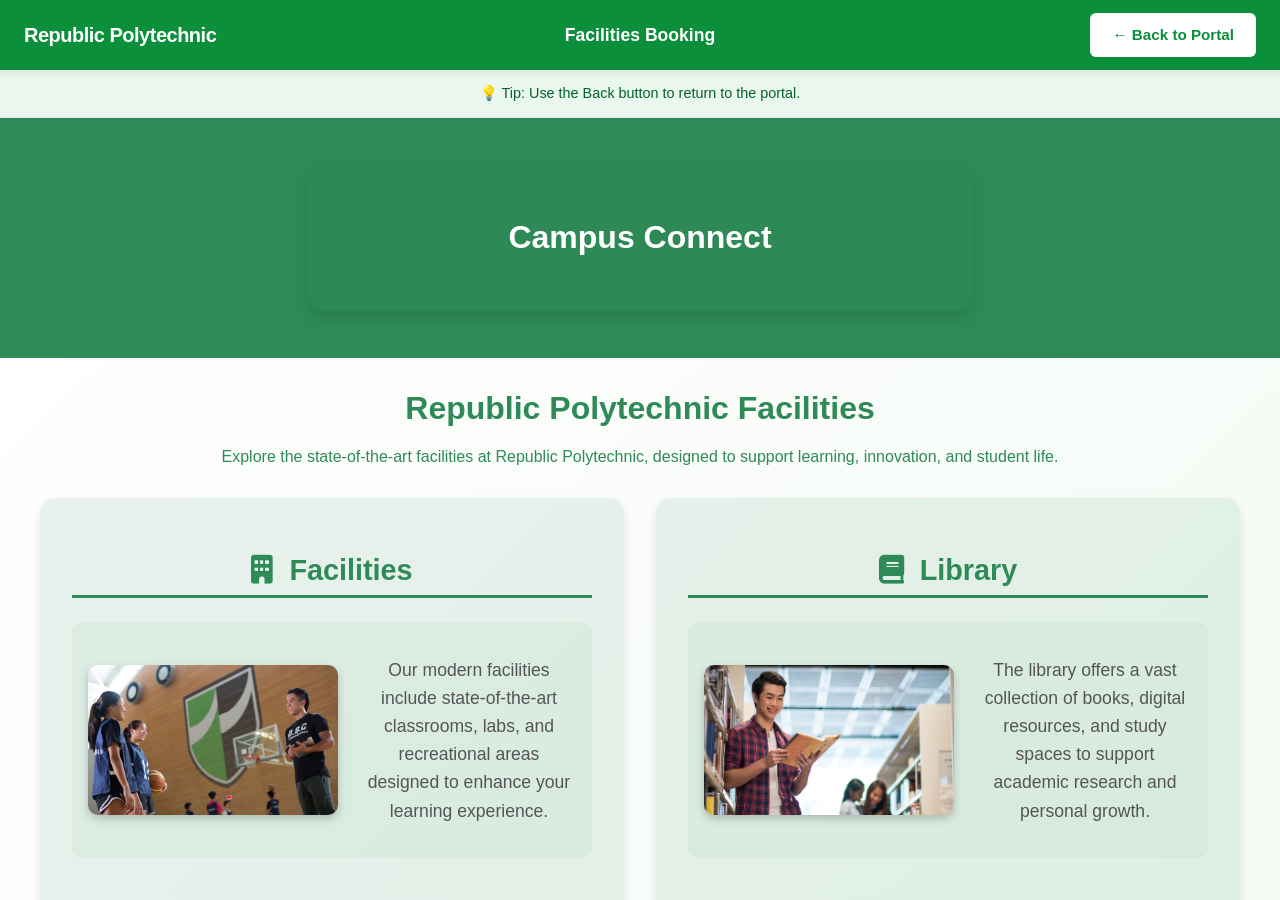
<file: facilities-booking.html>
<!DOCTYPE html>
<html lang="en">
<head>
    <meta charset="UTF-8">
    <meta name="viewport" content="width=device-width, initial-scale=1.0">
    <title>Facilities Booking - CampusConnect Portal</title>
    <link rel="stylesheet" href="./styles/portal.css">
</head>
<body class="wrapper-body">
    <!-- Sticky Navbar -->
    <nav class="navbar">
        <div class="navbar-container">
            <div class="navbar-left">
                <span class="navbar-brand">Republic Polytechnic</span>
            </div>
            <div class="navbar-center">
                <span class="navbar-title">Facilities Booking</span>
            </div>
            <div class="navbar-right">
                <a href="./index.html" class="back-button">← Back to Portal</a>
            </div>
        </div>
    </nav>

    <!-- Info Tip -->
    <div class="info-tip">
        💡 Tip: Use the Back button to return to the portal.
    </div>

    <!-- Iframe Container -->
    <div class="iframe-container">
        <iframe 
            src="./Esta/index.html" 
            title="Facilities Booking Service"
            frameborder="0"
            allowfullscreen>
        </iframe>
    </div>

    <script src="./scripts/portal.js"></script>
</body>
</html>
</file>
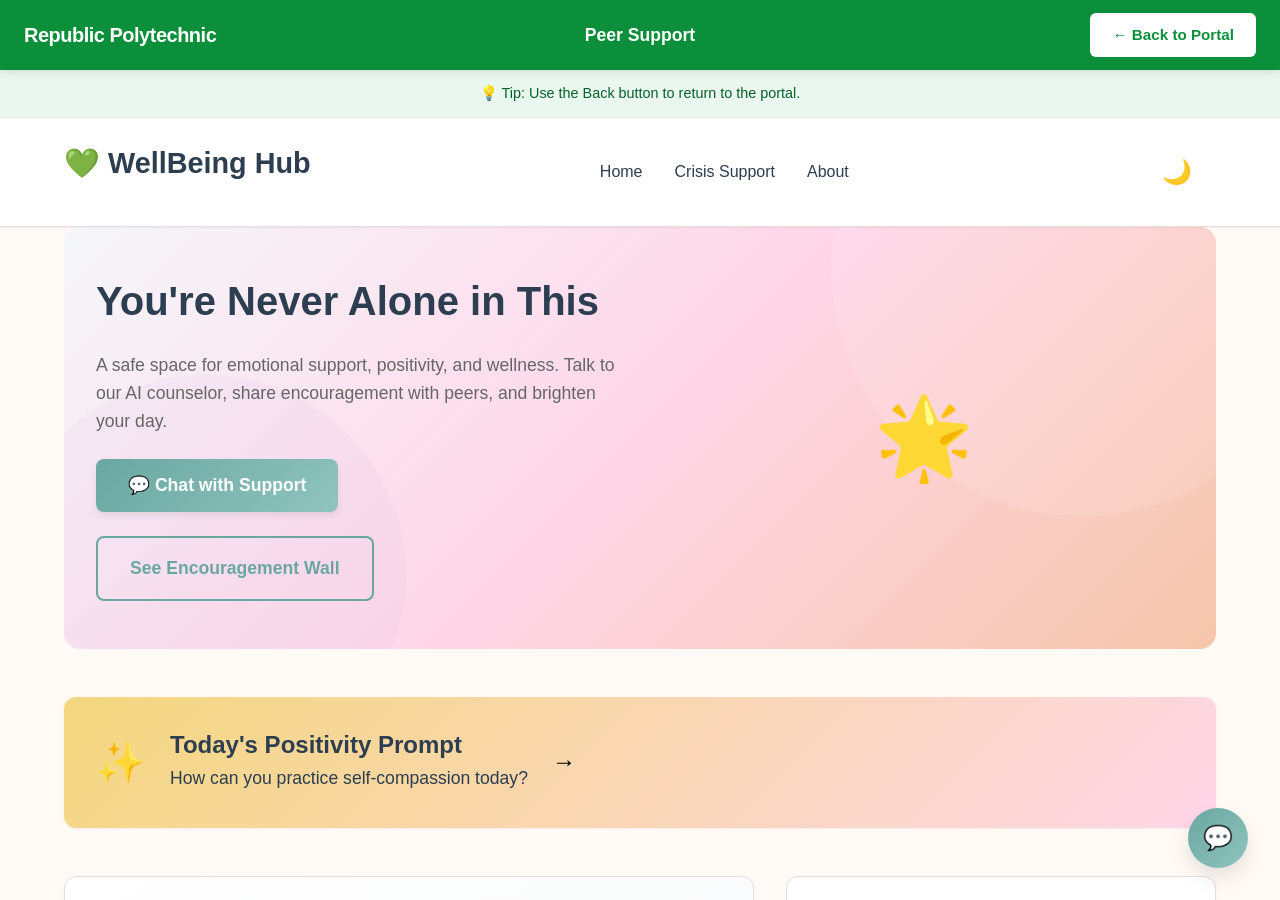
<file: peer-support.html>
<!DOCTYPE html>
<html lang="en">
<head>
    <meta charset="UTF-8">
    <meta name="viewport" content="width=device-width, initial-scale=1.0">
    <title>Peer Support - CampusConnect Portal</title>
    <link rel="stylesheet" href="./styles/portal.css">
</head>
<body class="wrapper-body">
    <!-- Sticky Navbar -->
    <nav class="navbar">
        <div class="navbar-container">
            <div class="navbar-left">
                <span class="navbar-brand">Republic Polytechnic</span>
            </div>
            <div class="navbar-center">
                <span class="navbar-title">Peer Support</span>
            </div>
            <div class="navbar-right">
                <a href="./index.html" class="back-button">← Back to Portal</a>
            </div>
        </div>
    </nav>

    <!-- Info Tip -->
    <div class="info-tip">
        💡 Tip: Use the Back button to return to the portal.
    </div>

    <!-- Iframe Container -->
    <div class="iframe-container">
        <iframe 
            src="./Hwee/index.html" 
            title="Peer Support Service"
            frameborder="0"
            allowfullscreen>
        </iframe>
    </div>

    <script src="./scripts/portal.js"></script>
</body>
</html>
</file>
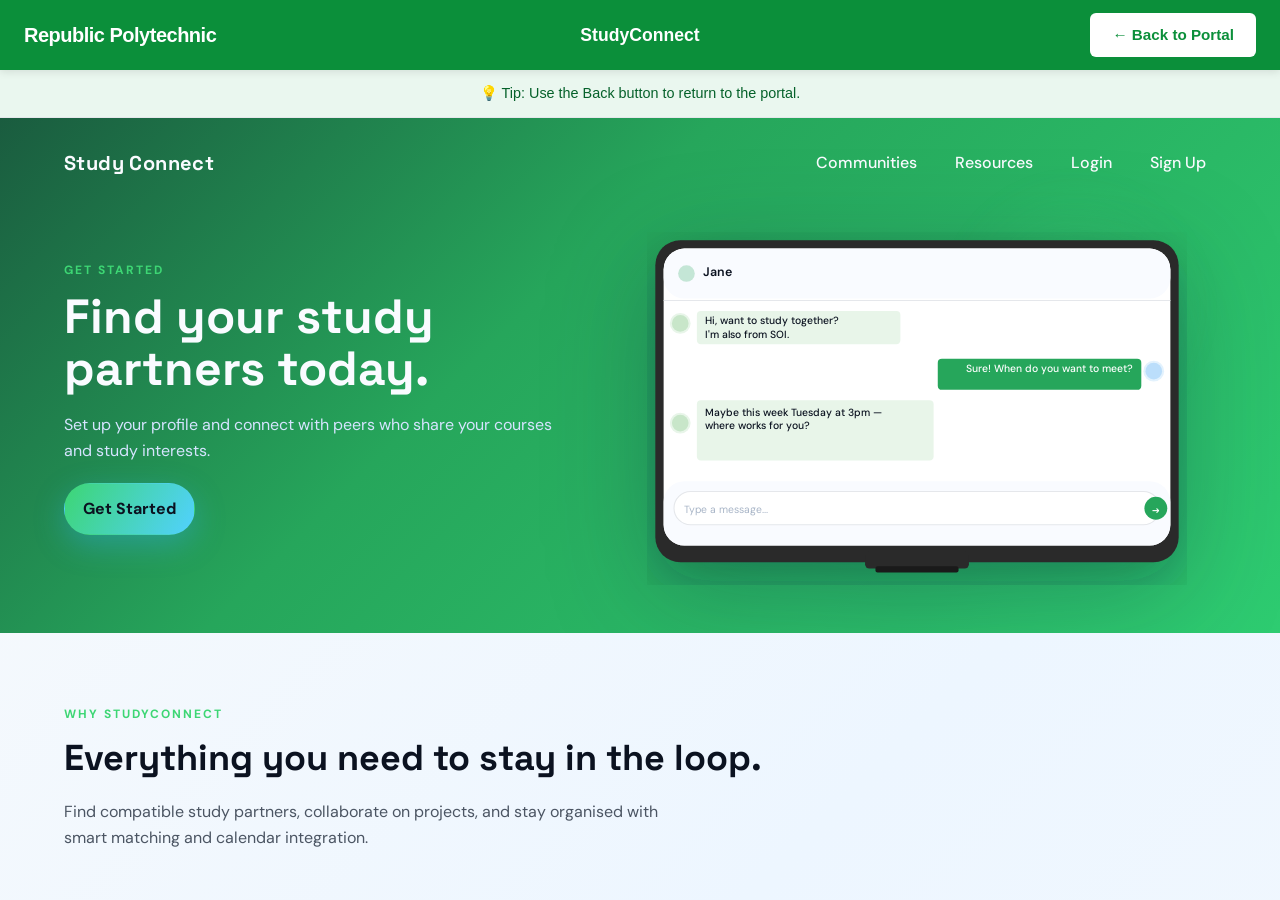
<file: studyconnect.html>
<!DOCTYPE html>
<html lang="en">
<head>
    <meta charset="UTF-8">
    <meta name="viewport" content="width=device-width, initial-scale=1.0">
    <title>StudyConnect - CampusConnect Portal</title>
    <link rel="stylesheet" href="./styles/portal.css">
</head>
<body class="wrapper-body">
    <!-- Sticky Navbar -->
    <nav class="navbar">
        <div class="navbar-container">
            <div class="navbar-left">
                <span class="navbar-brand">Republic Polytechnic</span>
            </div>
            <div class="navbar-center">
                <span class="navbar-title">StudyConnect</span>
            </div>
            <div class="navbar-right">
                <a href="./index.html" class="back-button">← Back to Portal</a>
            </div>
        </div>
    </nav>

    <!-- Info Tip -->
    <div class="info-tip">
        💡 Tip: Use the Back button to return to the portal.
    </div>

    <!-- Iframe Container -->
    <div class="iframe-container">
        <iframe 
            src="./Ying/index.html" 
            title="StudyConnect Service"
            frameborder="0"
            allowfullscreen>
        </iframe>
    </div>

    <script src="./scripts/portal.js"></script>
</body>
</html>
</file>
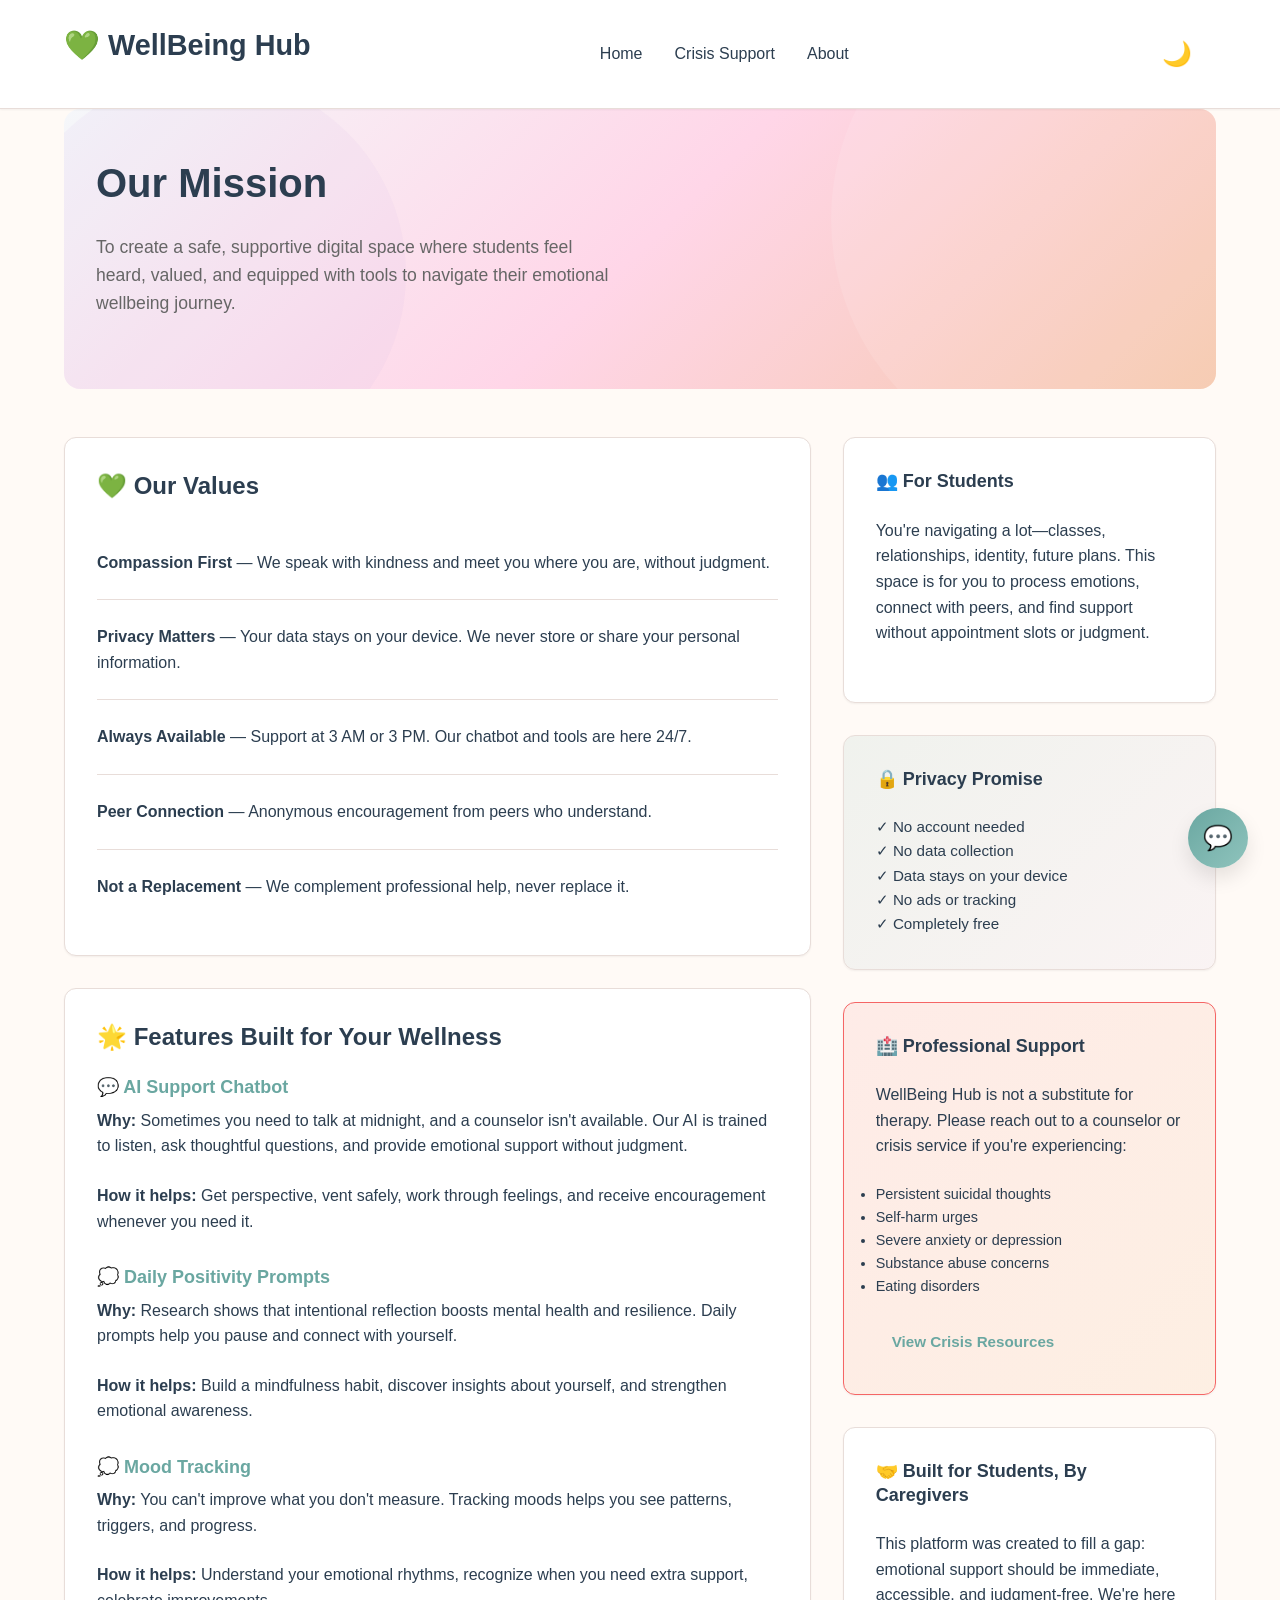
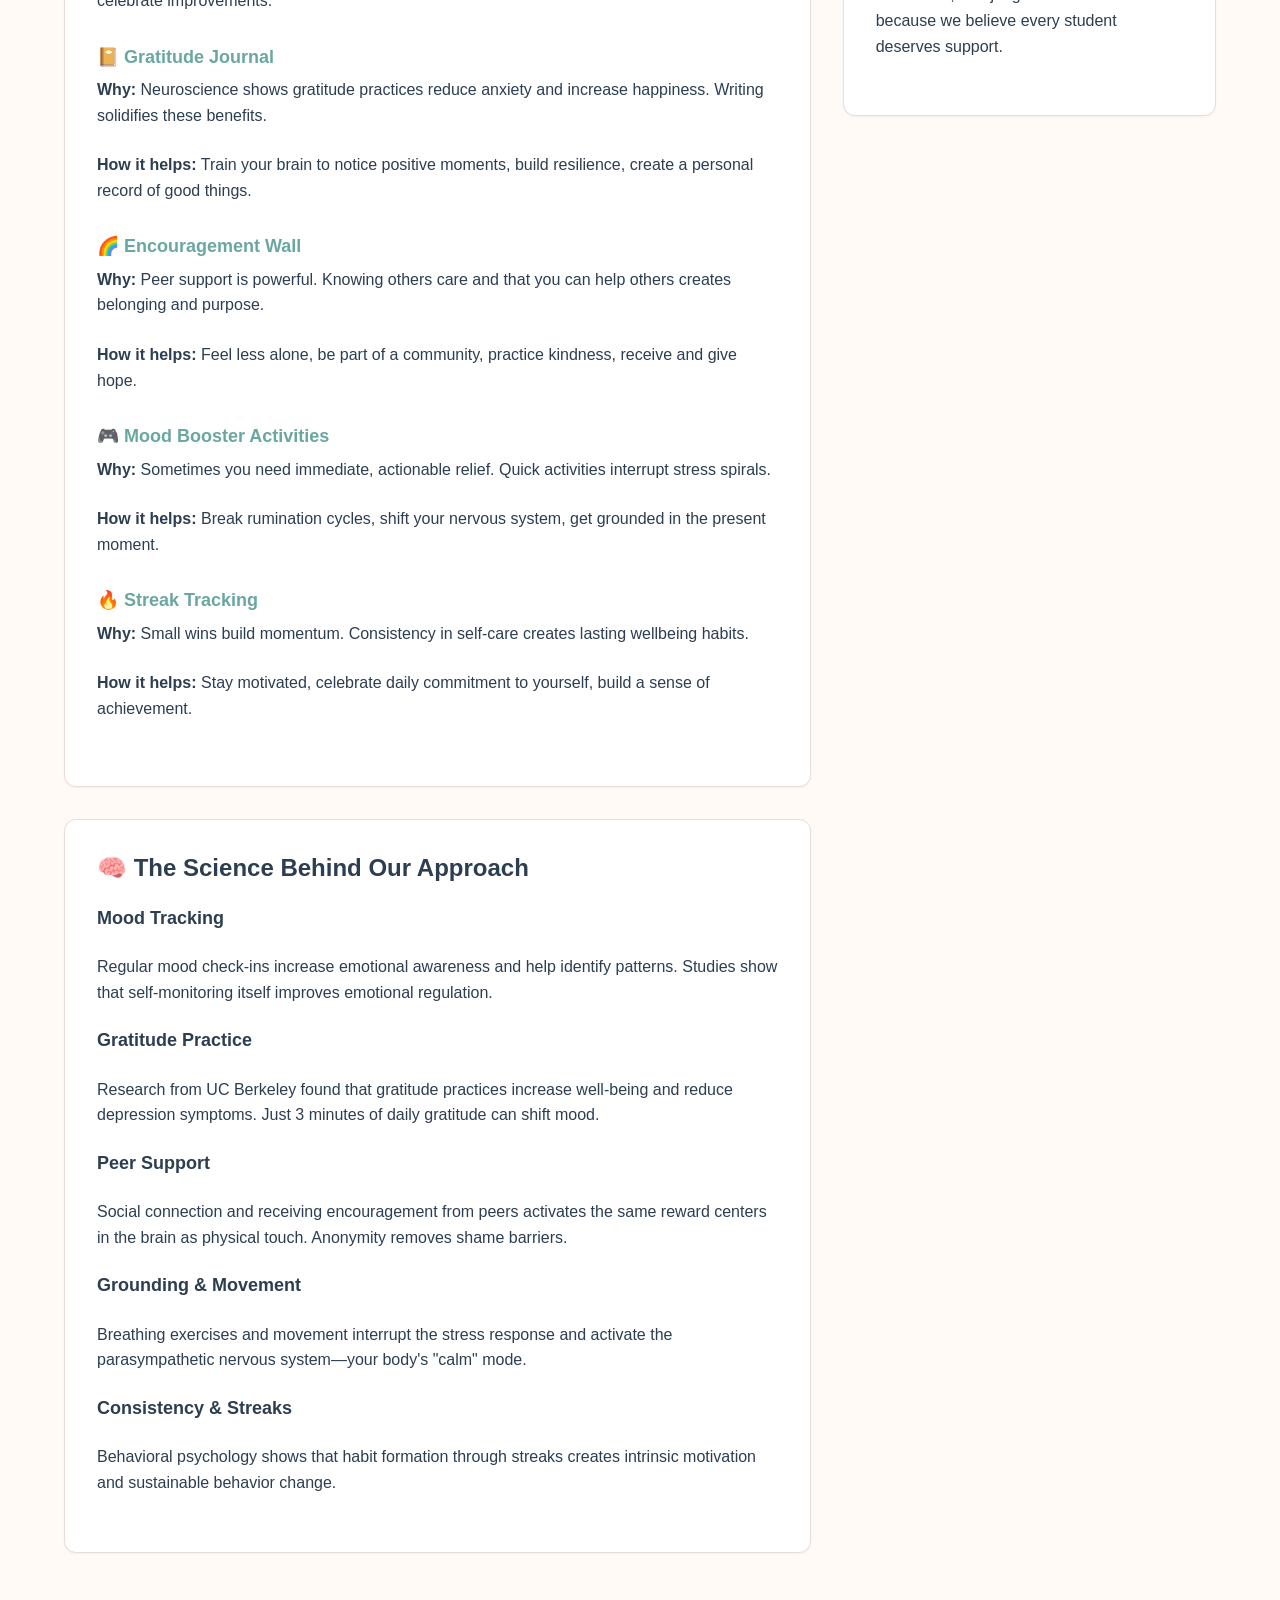
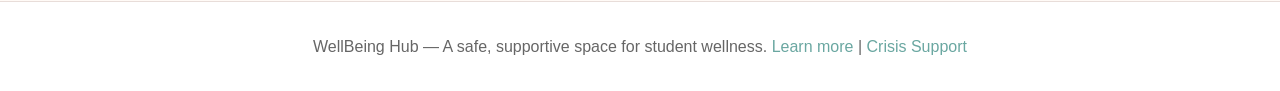
<file: Hwee/about.html>
<!doctype html>
<html lang="en">

<head>
    <meta charset="utf-8">
    <meta name="viewport" content="width=device-width,initial-scale=1">
    <title>About WellBeing Hub</title>
    <link rel="stylesheet" href="css/styles.css">
</head>

<body>
    <header class="site-header" role="banner">
        <div class="container header-inner">
            <h1 class="site-title"><a href="index.html">💚 WellBeing Hub</a></h1>
            <nav class="site-nav" aria-label="Main navigation">
                <a href="index.html">Home</a>
                <a href="resources.html">Crisis Support</a>
                <a href="about.html">About</a>
            </nav>
            <div class="header-actions">
                <button id="themeToggle" class="btn btn-icon" aria-pressed="false"
                    aria-label="Toggle dark mode">🌙</button>
                <button id="navToggle" class="nav-toggle" aria-label="Open menu" aria-expanded="false">☰</button>
            </div>
        </div>
    </header>

    <main class="container main" id="main">
        <section class="hero hero-wellness" style="margin-bottom: 3rem;">
            <div class="hero-inner">
                <div class="hero-copy">
                    <h2>Our Mission</h2>
                    <p class="lead">To create a safe, supportive digital space where students feel heard, valued, and
                        equipped with tools to navigate their emotional wellbeing journey.</p>
                </div>
            </div>
        </section>

        <div class="grid">
            <div class="col main-col">

                <!-- Core Values -->
                <section class="card">
                    <h3>💚 Our Values</h3>
                    <ul style="list-style: none; padding: 0;">
                        <li style="padding: var(--spacing-md) 0; border-bottom: 1px solid var(--border);">
                            <strong>Compassion First</strong> — We speak with kindness and meet you where you are,
                            without judgment.
                        </li>
                        <li style="padding: var(--spacing-md) 0; border-bottom: 1px solid var(--border);">
                            <strong>Privacy Matters</strong> — Your data stays on your device. We never store or share
                            your personal information.
                        </li>
                        <li style="padding: var(--spacing-md) 0; border-bottom: 1px solid var(--border);">
                            <strong>Always Available</strong> — Support at 3 AM or 3 PM. Our chatbot and tools are here
                            24/7.
                        </li>
                        <li style="padding: var(--spacing-md) 0; border-bottom: 1px solid var(--border);">
                            <strong>Peer Connection</strong> — Anonymous encouragement from peers who understand.
                        </li>
                        <li style="padding: var(--spacing-md) 0;">
                            <strong>Not a Replacement</strong> — We complement professional help, never replace it.
                        </li>
                    </ul>
                </section>

                <!-- Features & Their Impact -->
                <section class="card">
                    <h3>🌟 Features Built for Your Wellness</h3>

                    <div style="margin-bottom: 2rem;">
                        <h4 style="color: var(--primary); margin-bottom: 0.5rem;">💬 AI Support Chatbot</h4>
                        <p><strong>Why:</strong> Sometimes you need to talk at midnight, and a counselor isn't
                            available. Our AI is trained to listen, ask thoughtful questions, and provide emotional
                            support without judgment.</p>
                        <p><strong>How it helps:</strong> Get perspective, vent safely, work through feelings, and
                            receive encouragement whenever you need it.</p>
                    </div>

                    <div style="margin-bottom: 2rem;">
                        <h4 style="color: var(--primary); margin-bottom: 0.5rem;">💭 Daily Positivity Prompts</h4>
                        <p><strong>Why:</strong> Research shows that intentional reflection boosts mental health and
                            resilience. Daily prompts help you pause and connect with yourself.</p>
                        <p><strong>How it helps:</strong> Build a mindfulness habit, discover insights about yourself,
                            and strengthen emotional awareness.</p>
                    </div>

                    <div style="margin-bottom: 2rem;">
                        <h4 style="color: var(--primary); margin-bottom: 0.5rem;">💭 Mood Tracking</h4>
                        <p><strong>Why:</strong> You can't improve what you don't measure. Tracking moods helps you see
                            patterns, triggers, and progress.</p>
                        <p><strong>How it helps:</strong> Understand your emotional rhythms, recognize when you need
                            extra support, celebrate improvements.</p>
                    </div>

                    <div style="margin-bottom: 2rem;">
                        <h4 style="color: var(--primary); margin-bottom: 0.5rem;">📔 Gratitude Journal</h4>
                        <p><strong>Why:</strong> Neuroscience shows gratitude practices reduce anxiety and increase
                            happiness. Writing solidifies these benefits.</p>
                        <p><strong>How it helps:</strong> Train your brain to notice positive moments, build resilience,
                            create a personal record of good things.</p>
                    </div>

                    <div style="margin-bottom: 2rem;">
                        <h4 style="color: var(--primary); margin-bottom: 0.5rem;">🌈 Encouragement Wall</h4>
                        <p><strong>Why:</strong> Peer support is powerful. Knowing others care and that you can help
                            others creates belonging and purpose.</p>
                        <p><strong>How it helps:</strong> Feel less alone, be part of a community, practice kindness,
                            receive and give hope.</p>
                    </div>

                    <div style="margin-bottom: 2rem;">
                        <h4 style="color: var(--primary); margin-bottom: 0.5rem;">🎮 Mood Booster Activities</h4>
                        <p><strong>Why:</strong> Sometimes you need immediate, actionable relief. Quick activities
                            interrupt stress spirals.</p>
                        <p><strong>How it helps:</strong> Break rumination cycles, shift your nervous system, get
                            grounded in the present moment.</p>
                    </div>

                    <div style="margin-bottom: 2rem;">
                        <h4 style="color: var(--primary); margin-bottom: 0.5rem;">🔥 Streak Tracking</h4>
                        <p><strong>Why:</strong> Small wins build momentum. Consistency in self-care creates lasting
                            wellbeing habits.</p>
                        <p><strong>How it helps:</strong> Stay motivated, celebrate daily commitment to yourself, build
                            a sense of achievement.</p>
                    </div>
                </section>

                <!-- The Science Behind It -->
                <section class="card">
                    <h3>🧠 The Science Behind Our Approach</h3>

                    <h4>Mood Tracking</h4>
                    <p>Regular mood check-ins increase emotional awareness and help identify patterns. Studies show that
                        self-monitoring itself improves emotional regulation.</p>

                    <h4>Gratitude Practice</h4>
                    <p>Research from UC Berkeley found that gratitude practices increase well-being and reduce
                        depression symptoms. Just 3 minutes of daily gratitude can shift mood.</p>

                    <h4>Peer Support</h4>
                    <p>Social connection and receiving encouragement from peers activates the same reward centers in the
                        brain as physical touch. Anonymity removes shame barriers.</p>

                    <h4>Grounding & Movement</h4>
                    <p>Breathing exercises and movement interrupt the stress response and activate the parasympathetic
                        nervous system—your body's "calm" mode.</p>

                    <h4>Consistency & Streaks</h4>
                    <p>Behavioral psychology shows that habit formation through streaks creates intrinsic motivation and
                        sustainable behavior change.</p>
                </section>

            </div>

            <!-- Sidebar -->
            <aside class="col sidebar-col">

                <!-- For Students -->
                <div class="card">
                    <h4>👥 For Students</h4>
                    <p>You're navigating a lot—classes, relationships, identity, future plans. This space is for you to
                        process emotions, connect with peers, and find support without appointment slots or judgment.
                    </p>
                </div>

                <!-- Privacy Promise -->
                <div class="card"
                    style="background: linear-gradient(135deg, rgba(106, 167, 161, 0.1) 0%, rgba(205, 180, 219, 0.1) 100%);">
                    <h4>🔒 Privacy Promise</h4>
                    <ul style="list-style: none; padding: 0; font-size: 0.95rem;">
                        <li>✓ No account needed</li>
                        <li>✓ No data collection</li>
                        <li>✓ Data stays on your device</li>
                        <li>✓ No ads or tracking</li>
                        <li>✓ Completely free</li>
                    </ul>
                </div>

                <!-- When to Seek Professional Help -->
                <div class="card crisis-card">
                    <h4>🏥 Professional Support</h4>
                    <p>WellBeing Hub is not a substitute for therapy. Please reach out to a counselor or crisis service
                        if you're experiencing:</p>
                    <ul style="font-size: 0.9rem; line-height: 1.6;">
                        <li>Persistent suicidal thoughts</li>
                        <li>Self-harm urges</li>
                        <li>Severe anxiety or depression</li>
                        <li>Substance abuse concerns</li>
                        <li>Eating disorders</li>
                    </ul>
                    <a href="resources.html" class="btn btn-small" style="margin-top: var(--spacing-md);">View Crisis
                        Resources</a>
                </div>

                <!-- Started By -->
                <div class="card">
                    <h4>🤝 Built for Students, By Caregivers</h4>
                    <p>This platform was created to fill a gap: emotional support should be immediate, accessible, and
                        judgment-free. We're here because we believe every student deserves support.</p>
                </div>

            </aside>
        </div>

    </main>

    <!-- Flowise Chatbot -->
    <script>
        const FLOWISE_CONFIG = {
            apiHost: "https://cloud.flowiseai.com",
            chatflowId: "a7d8418d-c0f1-4750-a927-2e7107d173a3",
            headers: { "Content-Type": "application/json" }
        };

        async function queryFlowise(question) {
            try {
                const response = await fetch(`${FLOWISE_CONFIG.apiHost}/api/v1/prediction/${FLOWISE_CONFIG.chatflowId}`, {
                    method: "POST",
                    headers: FLOWISE_CONFIG.headers,
                    body: JSON.stringify({ question: question })
                });
                const result = await response.json();
                return result;
            } catch (error) {
                console.error("Chatbot error:", error);
                return { text: "I'm here to support you. Please try again." };
            }
        }
        window.queryFlowise = queryFlowise;
    </script>

    <div id="chatbotWidget" class="chatbot-widget" role="region" aria-label="Support chatbot">
        <button id="chatToggle" class="chat-toggle" aria-label="Open support chat" aria-expanded="false">💬</button>
        <div id="chatPanel" class="chat-panel" hidden>
            <div class="chat-header">
                <h3>Support Chat</h3>
                <button id="chatClose" class="btn-icon" aria-label="Close chat">✕</button>
            </div>
            <div id="chatMessages" class="chat-messages" role="log" aria-label="Chat messages"></div>
            <div class="chat-input">
                <textarea id="chatInput" placeholder="How are you feeling? I'm here to listen..." rows="2"></textarea>
                <button id="chatSend" class="btn btn-small btn-primary" aria-label="Send message">Send</button>
            </div>
        </div>
    </div>

    <footer class="site-footer">
        <p>WellBeing Hub — A safe, supportive space for student wellness. <a href="about.html">Learn more</a> | <a
                href="resources.html">Crisis Support</a></p>
    </footer>

    <script src="js/app.js"></script>
</body>

</html>
</file>
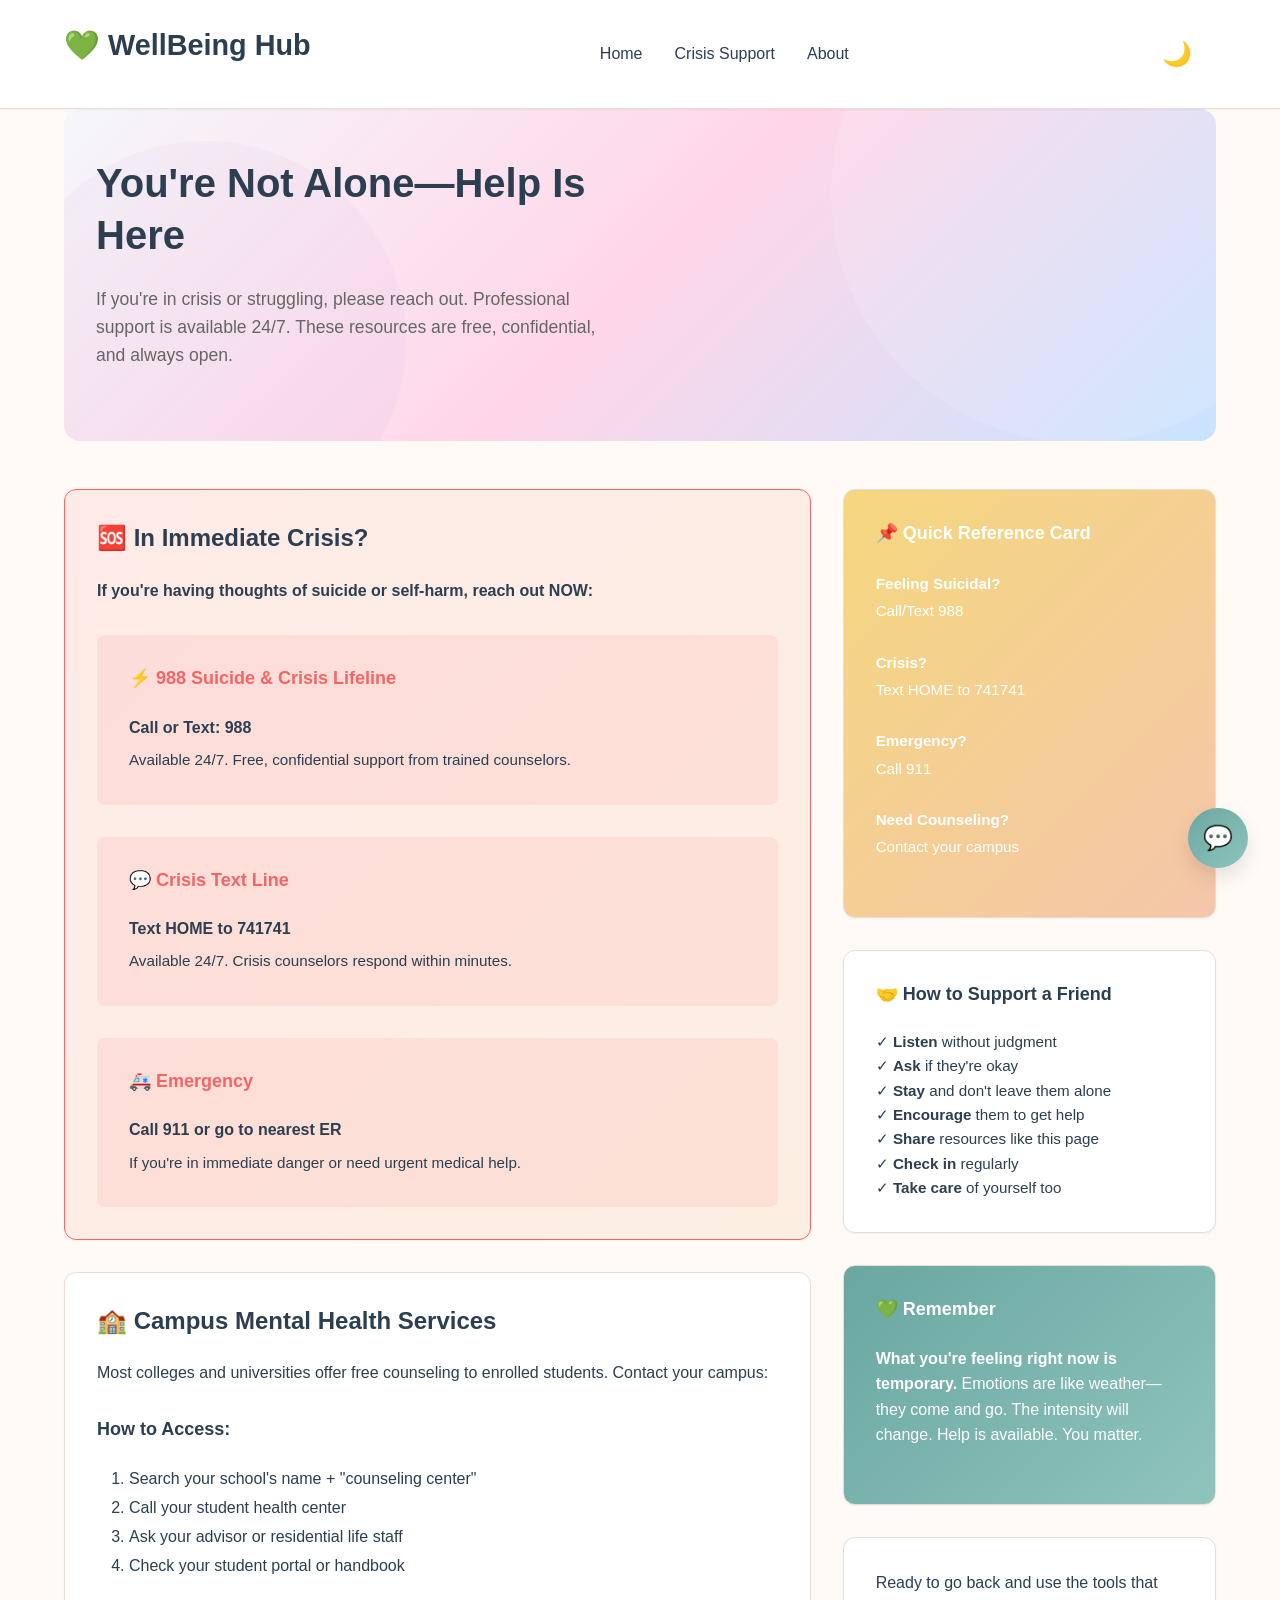
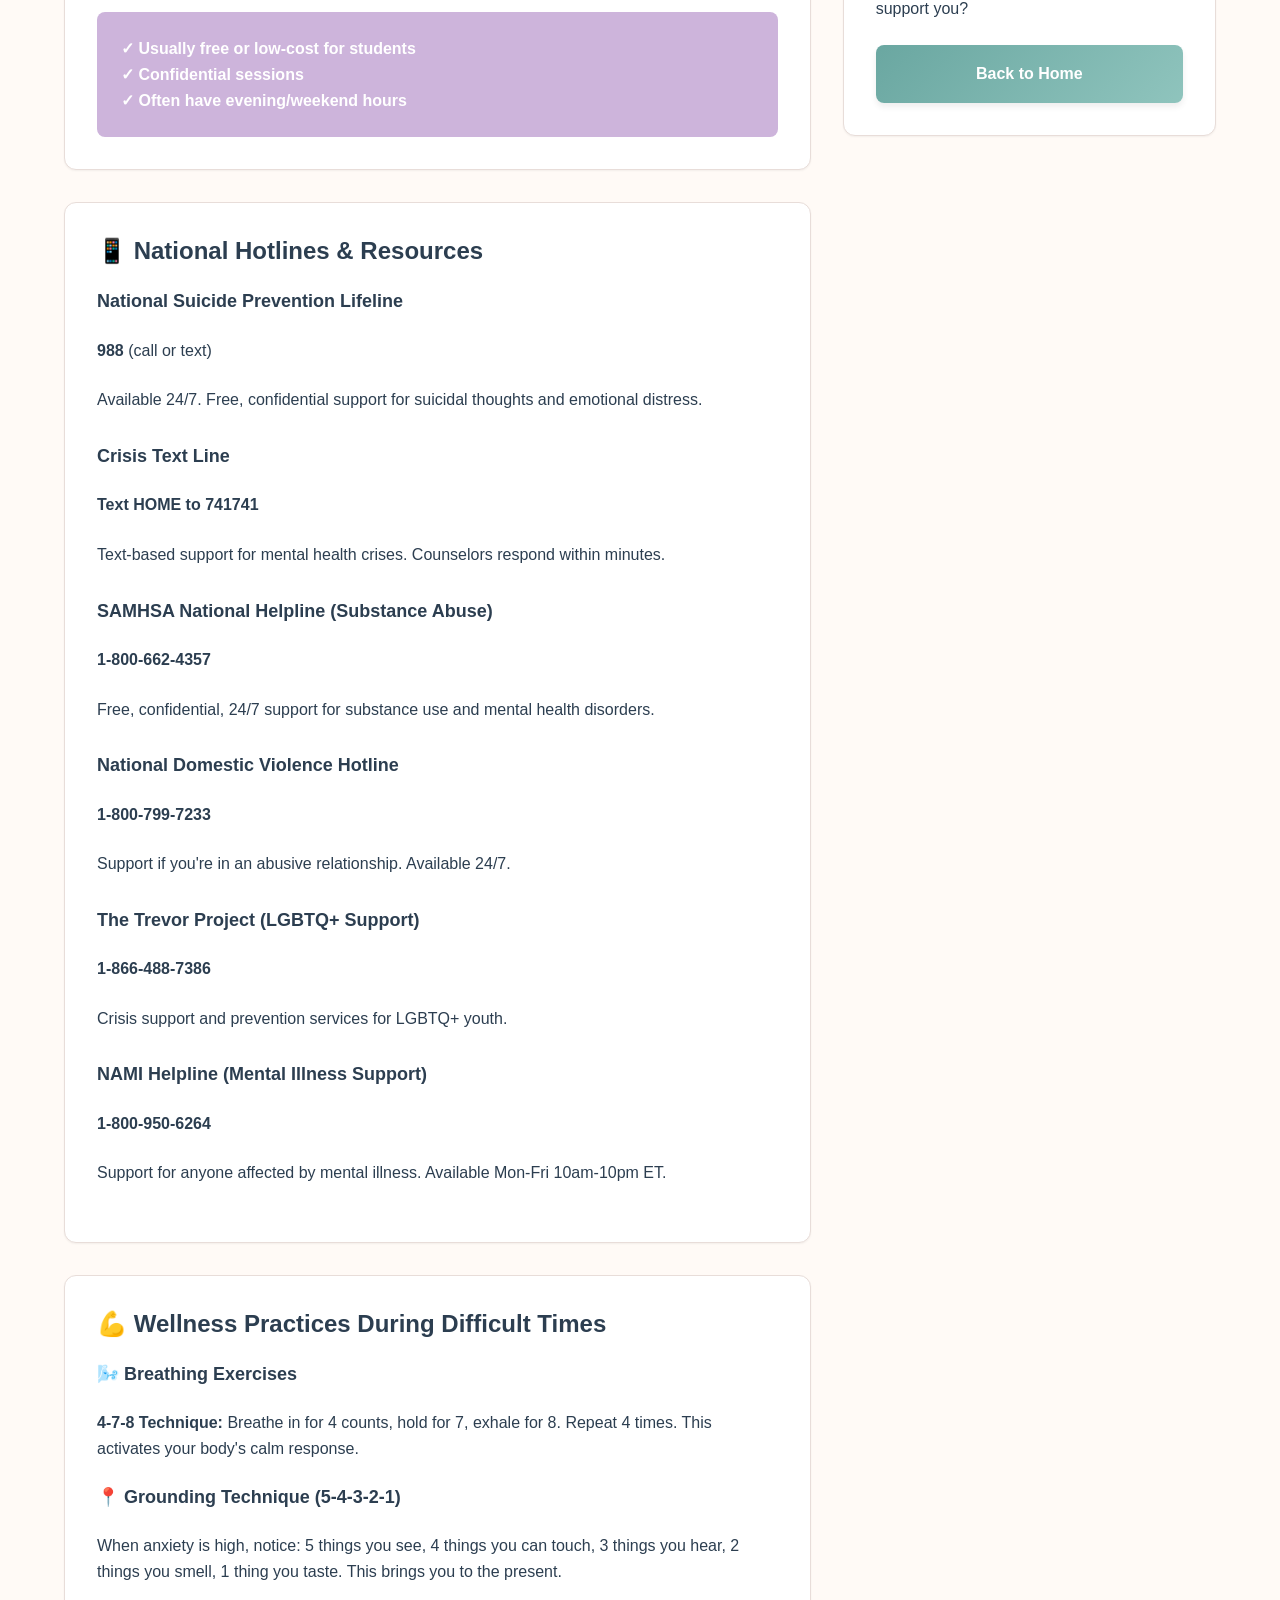
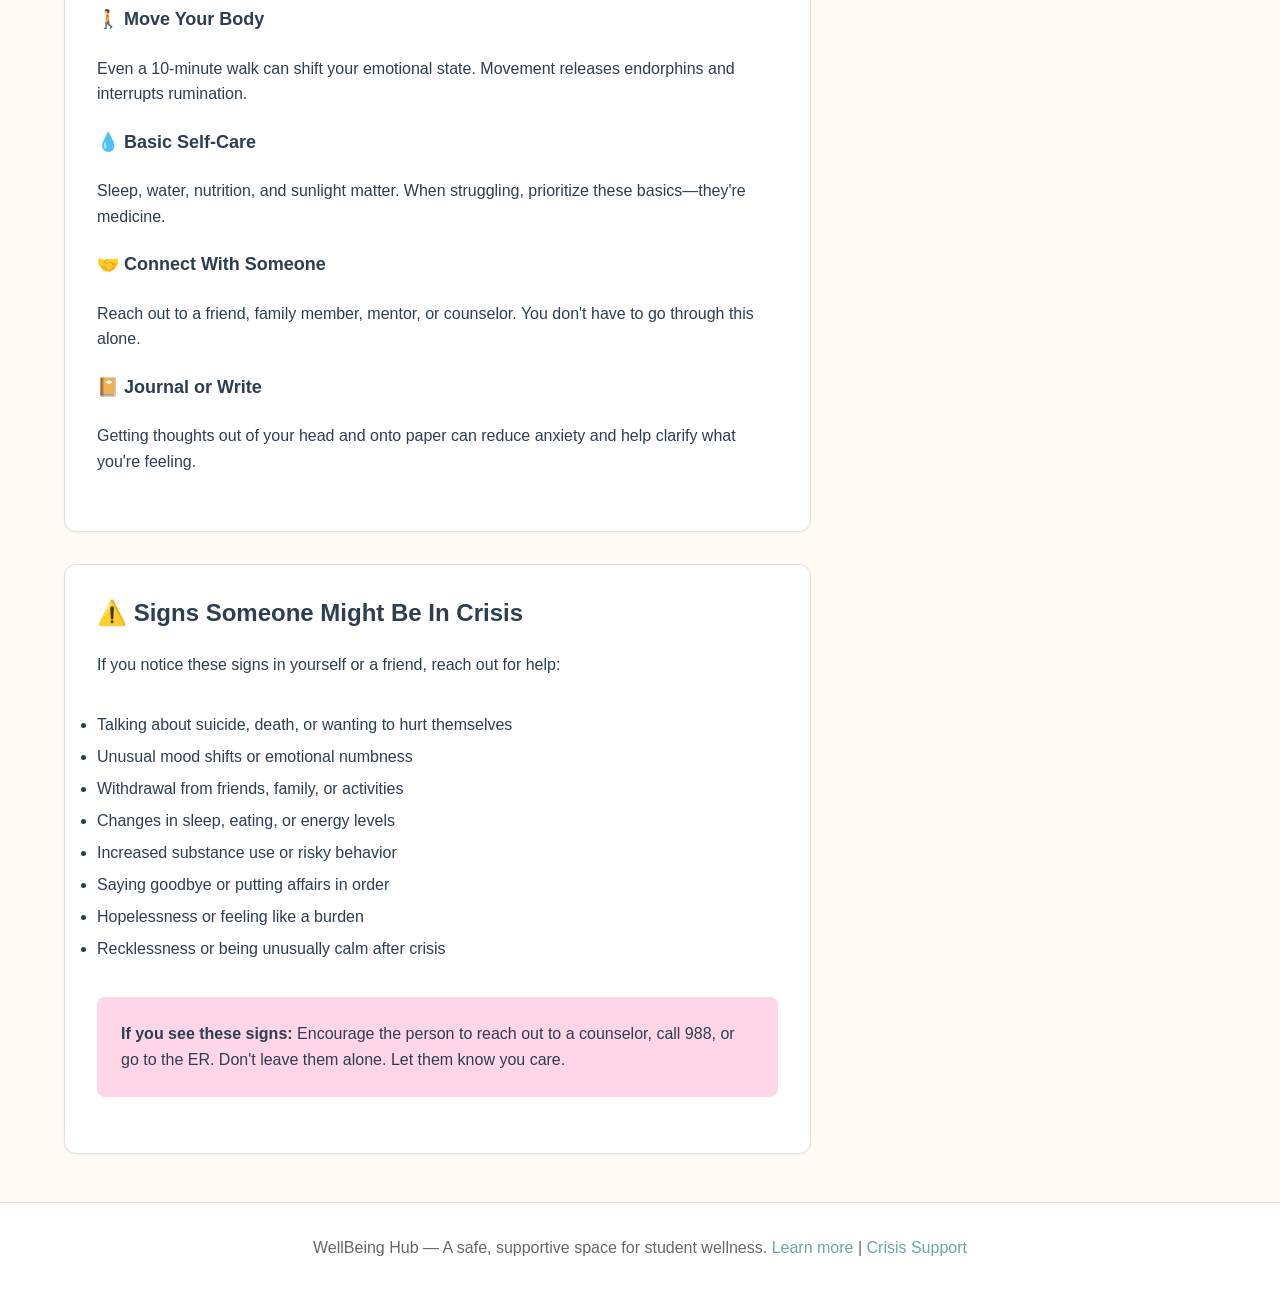
<file: Hwee/resources.html>
<!doctype html>
<html lang="en">

<head>
    <meta charset="utf-8">
    <meta name="viewport" content="width=device-width,initial-scale=1">
    <title>Crisis Support & Resources</title>
    <link rel="stylesheet" href="css/styles.css">
</head>

<body>
    <header class="site-header" role="banner">
        <div class="container header-inner">
            <h1 class="site-title"><a href="index.html">💚 WellBeing Hub</a></h1>
            <nav class="site-nav" aria-label="Main navigation">
                <a href="index.html">Home</a>
                <a href="resources.html">Crisis Support</a>
                <a href="about.html">About</a>
            </nav>
            <div class="header-actions">
                <button id="themeToggle" class="btn btn-icon" aria-pressed="false"
                    aria-label="Toggle dark mode">🌙</button>
                <button id="navToggle" class="nav-toggle" aria-label="Open menu" aria-expanded="false">☰</button>
            </div>
        </div>
    </header>

    <main class="container main" id="main">
        <section class="hero hero-wellness"
            style="background: linear-gradient(135deg, #f5f7fa 0%, #ffd6e8 50%, #c9e4ff 100%); margin-bottom: 3rem;">
            <div class="hero-inner">
                <div class="hero-copy">
                    <h2>You're Not Alone—Help Is Here</h2>
                    <p class="lead">If you're in crisis or struggling, please reach out. Professional support is
                        available 24/7. These resources are free, confidential, and always open.</p>
                </div>
            </div>
        </section>

        <div class="grid">
            <div class="col main-col">

                <!-- Immediate Crisis Support -->
                <section class="card crisis-card">
                    <h3>🆘 In Immediate Crisis?</h3>
                    <p style="font-weight: 600; margin-bottom: var(--spacing-lg);">If you're having thoughts of suicide
                        or self-harm, reach out NOW:</p>

                    <div
                        style="background: rgba(245, 101, 101, 0.1); padding: var(--spacing-lg); border-radius: 8px; margin-bottom: var(--spacing-lg);">
                        <h4 style="color: var(--danger); margin-bottom: var(--spacing-md);">⚡ 988 Suicide & Crisis
                            Lifeline</h4>
                        <p style="margin-bottom: 0.5rem;"><strong>Call or Text: 988</strong></p>
                        <p style="font-size: 0.95rem; margin-bottom: 0;">Available 24/7. Free, confidential support from
                            trained counselors.</p>
                    </div>

                    <div
                        style="background: rgba(245, 101, 101, 0.1); padding: var(--spacing-lg); border-radius: 8px; margin-bottom: var(--spacing-lg);">
                        <h4 style="color: var(--danger); margin-bottom: var(--spacing-md);">💬 Crisis Text Line</h4>
                        <p style="margin-bottom: 0.5rem;"><strong>Text HOME to 741741</strong></p>
                        <p style="font-size: 0.95rem; margin-bottom: 0;">Available 24/7. Crisis counselors respond
                            within minutes.</p>
                    </div>

                    <div style="background: rgba(245, 101, 101, 0.1); padding: var(--spacing-lg); border-radius: 8px;">
                        <h4 style="color: var(--danger); margin-bottom: var(--spacing-md);">🚑 Emergency</h4>
                        <p style="margin-bottom: 0.5rem;"><strong>Call 911 or go to nearest ER</strong></p>
                        <p style="font-size: 0.95rem; margin-bottom: 0;">If you're in immediate danger or need urgent
                            medical help.</p>
                    </div>
                </section>

                <!-- Campus & Academic Resources -->
                <section class="card">
                    <h3>🏫 Campus Mental Health Services</h3>
                    <p>Most colleges and universities offer free counseling to enrolled students. Contact your campus:
                    </p>

                    <div style="margin-top: var(--spacing-lg);">
                        <h4>How to Access:</h4>
                        <ol style="margin-left: var(--spacing-lg); line-height: 1.8;">
                            <li>Search your school's name + "counseling center"</li>
                            <li>Call your student health center</li>
                            <li>Ask your advisor or residential life staff</li>
                            <li>Check your student portal or handbook</li>
                        </ol>
                    </div>

                    <div
                        style="background: var(--accent); color: white; padding: var(--spacing-md); border-radius: 8px; margin-top: var(--spacing-lg);">
                        <strong>✓ Usually free or low-cost for students</strong><br>
                        <strong>✓ Confidential sessions</strong><br>
                        <strong>✓ Often have evening/weekend hours</strong>
                    </div>
                </section>

                <!-- National Resources -->
                <section class="card">
                    <h3>📱 National Hotlines & Resources</h3>

                    <div style="margin-bottom: 2rem;">
                        <h4>National Suicide Prevention Lifeline</h4>
                        <p><strong>988</strong> (call or text)</p>
                        <p>Available 24/7. Free, confidential support for suicidal thoughts and emotional distress.</p>
                    </div>

                    <div style="margin-bottom: 2rem;">
                        <h4>Crisis Text Line</h4>
                        <p><strong>Text HOME to 741741</strong></p>
                        <p>Text-based support for mental health crises. Counselors respond within minutes.</p>
                    </div>

                    <div style="margin-bottom: 2rem;">
                        <h4>SAMHSA National Helpline (Substance Abuse)</h4>
                        <p><strong>1-800-662-4357</strong></p>
                        <p>Free, confidential, 24/7 support for substance use and mental health disorders.</p>
                    </div>

                    <div style="margin-bottom: 2rem;">
                        <h4>National Domestic Violence Hotline</h4>
                        <p><strong>1-800-799-7233</strong></p>
                        <p>Support if you're in an abusive relationship. Available 24/7.</p>
                    </div>

                    <div style="margin-bottom: 2rem;">
                        <h4>The Trevor Project (LGBTQ+ Support)</h4>
                        <p><strong>1-866-488-7386</strong></p>
                        <p>Crisis support and prevention services for LGBTQ+ youth.</p>
                    </div>

                    <div>
                        <h4>NAMI Helpline (Mental Illness Support)</h4>
                        <p><strong>1-800-950-6264</strong></p>
                        <p>Support for anyone affected by mental illness. Available Mon-Fri 10am-10pm ET.</p>
                    </div>
                </section>

                <!-- Wellness Tips During Tough Times -->
                <section class="card">
                    <h3>💪 Wellness Practices During Difficult Times</h3>

                    <div style="margin-bottom: 1.5rem;">
                        <h4>🌬️ Breathing Exercises</h4>
                        <p><strong>4-7-8 Technique:</strong> Breathe in for 4 counts, hold for 7, exhale for 8. Repeat 4
                            times. This activates your body's calm response.</p>
                    </div>

                    <div style="margin-bottom: 1.5rem;">
                        <h4>📍 Grounding Technique (5-4-3-2-1)</h4>
                        <p>When anxiety is high, notice: 5 things you see, 4 things you can touch, 3 things you hear, 2
                            things you smell, 1 thing you taste. This brings you to the present.</p>
                    </div>

                    <div style="margin-bottom: 1.5rem;">
                        <h4>🚶 Move Your Body</h4>
                        <p>Even a 10-minute walk can shift your emotional state. Movement releases endorphins and
                            interrupts rumination.</p>
                    </div>

                    <div style="margin-bottom: 1.5rem;">
                        <h4>💧 Basic Self-Care</h4>
                        <p>Sleep, water, nutrition, and sunlight matter. When struggling, prioritize these
                            basics—they're medicine.</p>
                    </div>

                    <div style="margin-bottom: 1.5rem;">
                        <h4>🤝 Connect With Someone</h4>
                        <p>Reach out to a friend, family member, mentor, or counselor. You don't have to go through this
                            alone.</p>
                    </div>

                    <div>
                        <h4>📔 Journal or Write</h4>
                        <p>Getting thoughts out of your head and onto paper can reduce anxiety and help clarify what
                            you're feeling.</p>
                    </div>
                </section>

                <!-- Recognizing Crisis Signs -->
                <section class="card">
                    <h3>⚠️ Signs Someone Might Be In Crisis</h3>
                    <p>If you notice these signs in yourself or a friend, reach out for help:</p>

                    <ul style="margin: var(--spacing-lg) 0; line-height: 2;">
                        <li>Talking about suicide, death, or wanting to hurt themselves</li>
                        <li>Unusual mood shifts or emotional numbness</li>
                        <li>Withdrawal from friends, family, or activities</li>
                        <li>Changes in sleep, eating, or energy levels</li>
                        <li>Increased substance use or risky behavior</li>
                        <li>Saying goodbye or putting affairs in order</li>
                        <li>Hopelessness or feeling like a burden</li>
                        <li>Recklessness or being unusually calm after crisis</li>
                    </ul>

                    <p
                        style="background: var(--accent-warm); padding: var(--spacing-md); border-radius: 8px; margin-top: var(--spacing-lg);">
                        <strong>If you see these signs:</strong> Encourage the person to reach out to a counselor, call
                        988, or go to the ER. Don't leave them alone. Let them know you care.
                    </p>
                </section>

            </div>

            <!-- Sidebar -->
            <aside class="col sidebar-col">

                <!-- Quick Reference -->
                <div class="card"
                    style="background: linear-gradient(135deg, var(--accent-gold) 0%, var(--secondary) 100%); color: white;">
                    <h4>📌 Quick Reference Card</h4>
                    <div style="font-size: 0.95rem; line-height: 1.8;">
                        <p><strong>Feeling Suicidal?</strong><br>Call/Text 988</p>
                        <p><strong>Crisis?</strong><br>Text HOME to 741741</p>
                        <p><strong>Emergency?</strong><br>Call 911</p>
                        <p><strong>Need Counseling?</strong><br>Contact your campus</p>
                    </div>
                </div>

                <!-- How to Help a Friend -->
                <div class="card">
                    <h4>🤝 How to Support a Friend</h4>
                    <ul style="list-style: none; padding: 0; font-size: 0.95rem;">
                        <li>✓ <strong>Listen</strong> without judgment</li>
                        <li>✓ <strong>Ask</strong> if they're okay</li>
                        <li>✓ <strong>Stay</strong> and don't leave them alone</li>
                        <li>✓ <strong>Encourage</strong> them to get help</li>
                        <li>✓ <strong>Share</strong> resources like this page</li>
                        <li>✓ <strong>Check in</strong> regularly</li>
                        <li>✓ <strong>Take care</strong> of yourself too</li>
                    </ul>
                </div>

                <!-- It Gets Better -->
                <div class="card"
                    style="background: linear-gradient(135deg, var(--primary) 0%, var(--primary-light) 100%); color: white;">
                    <h4>💚 Remember</h4>
                    <p><strong>What you're feeling right now is temporary.</strong> Emotions are like weather—they come
                        and go. The intensity will change. Help is available. You matter.</p>
                </div>

                <!-- Back to Main -->
                <div class="card">
                    <p style="margin-bottom: var(--spacing-md);">Ready to go back and use the tools that support you?
                    </p>
                    <a href="index.html" class="btn btn-primary" style="width: 100%; text-align: center;">Back to
                        Home</a>
                </div>

            </aside>
        </div>

    </main>

    <!-- Flowise Chatbot -->
    <script>
        const FLOWISE_CONFIG = {
            apiHost: "https://cloud.flowiseai.com",
            chatflowId: "a7d8418d-c0f1-4750-a927-2e7107d173a3",
            headers: { "Content-Type": "application/json" }
        };

        async function queryFlowise(question) {
            try {
                const response = await fetch(`${FLOWISE_CONFIG.apiHost}/api/v1/prediction/${FLOWISE_CONFIG.chatflowId}`, {
                    method: "POST",
                    headers: FLOWISE_CONFIG.headers,
                    body: JSON.stringify({ question: question })
                });
                const result = await response.json();
                return result;
            } catch (error) {
                console.error("Chatbot error:", error);
                return { text: "I'm here to support you. Please try again." };
            }
        }
        window.queryFlowise = queryFlowise;
    </script>

    <div id="chatbotWidget" class="chatbot-widget" role="region" aria-label="Support chatbot">
        <button id="chatToggle" class="chat-toggle" aria-label="Open support chat" aria-expanded="false">💬</button>
        <div id="chatPanel" class="chat-panel" hidden>
            <div class="chat-header">
                <h3>Support Chat</h3>
                <button id="chatClose" class="btn-icon" aria-label="Close chat">✕</button>
            </div>
            <div id="chatMessages" class="chat-messages" role="log" aria-label="Chat messages"></div>
            <div class="chat-input">
                <textarea id="chatInput" placeholder="How are you feeling? I'm here to listen..." rows="2"></textarea>
                <button id="chatSend" class="btn btn-small btn-primary" aria-label="Send message">Send</button>
            </div>
        </div>
    </div>

    <footer class="site-footer">
        <p>WellBeing Hub — A safe, supportive space for student wellness. <a href="about.html">Learn more</a> | <a
                href="resources.html">Crisis Support</a></p>
    </footer>

    <script src="js/app.js"></script>
</body>

</html>
</file>
<file: styles/portal.css>
/* ===================================
   Republic Polytechnic Theme Variables
   =================================== */
:root {
    --primary-green: #0B8F3A;
    --dark-green: #05612A;
    --light-green: #EAF7EF;
    --text-color: #1F2937;
    --border-color: #E5E7EB;
    --white: #FFFFFF;
    --gray-light: #F9FAFB;
    --gray-medium: #6B7280;
    --navbar-height: 70px;
}

/* ===================================
   Global Reset & Base Styles
   =================================== */
* {
    margin: 0;
    padding: 0;
    box-sizing: border-box;
}

body {
    font-family: 'Segoe UI', Tahoma, Geneva, Verdana, sans-serif;
    color: var(--text-color);
    background-color: var(--white);
    line-height: 1.6;
    min-height: 100vh;
    display: flex;
    flex-direction: column;
}

a {
    text-decoration: none;
    color: inherit;
}

html {
    scroll-behavior: smooth;
}

/* ===================================
   Navbar Styles
   =================================== */
.navbar {
    background-color: var(--primary-green);
    color: var(--white);
    position: sticky;
    top: 0;
    z-index: 1000;
    box-shadow: 0 2px 8px rgba(0, 0, 0, 0.1);
    height: var(--navbar-height);
}

.navbar-container {
    max-width: 1400px;
    margin: 0 auto;
    padding: 0 24px;
    height: 100%;
    display: flex;
    justify-content: space-between;
    align-items: center;
    gap: 20px;
}

.navbar-left,
.navbar-center,
.navbar-right {
    flex: 1;
    display: flex;
    align-items: center;
}

.navbar-left {
    justify-content: flex-start;
}

.navbar-center {
    justify-content: center;
}

.navbar-right {
    justify-content: flex-end;
}

.navbar-brand {
    font-size: 1.25rem;
    font-weight: 700;
    letter-spacing: -0.5px;
}

.navbar-title {
    font-size: 1.1rem;
    font-weight: 600;
}

.badge {
    background-color: var(--dark-green);
    padding: 6px 16px;
    border-radius: 20px;
    font-size: 0.875rem;
    font-weight: 600;
    white-space: nowrap;
}

.back-button {
    background-color: var(--white);
    color: var(--primary-green);
    padding: 8px 20px;
    border-radius: 6px;
    font-size: 0.95rem;
    font-weight: 600;
    transition: all 0.2s ease;
    border: 2px solid transparent;
}

.back-button:hover {
    background-color: var(--light-green);
    border-color: var(--white);
    transform: translateX(-2px);
}

/* ===================================
   Hero Section (Full-Width)
   =================================== */
.hero-section {
    width: 100%;
    min-height: 75vh;
    position: relative;
    display: flex;
    align-items: center;
    justify-content: center;
    overflow: hidden;
    background-image: url("../assets/rp-campus.png?v=1.0");
    background-size: cover;
    background-position: center;
    background-repeat: no-repeat;
    background-attachment: fixed;
}

.hero-overlay {
    position: absolute;
    top: 0;
    left: 0;
    width: 100%;
    height: 100%;
    background: rgba(0, 0, 0, 0.35);
    z-index: 1;
}

.hero-content {
    position: relative;
    z-index: 2;
    text-align: center;
    color: var(--white);
    max-width: 800px;
    padding: 40px 20px;
    animation: slideIn 0.8s ease-out;
}

.hero-title {
    font-size: 3.5rem;
    font-weight: 700;
    color: var(--white);
    margin-bottom: 20px;
    letter-spacing: -1px;
    text-shadow: 0 2px 10px rgba(0, 0, 0, 0.3);
}

.hero-subtitle {
    font-size: 1.3rem;
    color: rgba(255, 255, 255, 0.95);
    font-weight: 400;
    margin-bottom: 20px;
    line-height: 1.5;
    text-shadow: 0 1px 5px rgba(0, 0, 0, 0.2);
}

.hero-tagline {
    font-size: 0.95rem;
    color: rgba(255, 255, 255, 0.85);
    font-weight: 500;
    text-shadow: 0 1px 3px rgba(0, 0, 0, 0.2);
}

@keyframes slideIn {
    from {
        opacity: 0;
        transform: translateY(20px);
    }
    to {
        opacity: 1;
        transform: translateY(0);
    }
}

/* ===================================
   Hero Section (Old - Removed)
   =================================== */

/* ===================================
   Services Section
   =================================== */
.services-section {
    flex: 1;
    padding: 40px 24px 80px;
    background-color: var(--gray-light);
}

.services-container {
    max-width: 1200px;
    margin: 0 auto;
    display: flex;
    flex-direction: column;
    gap: 32px;
}

/* ===================================
   Service Feature Blocks (Landscape)
   =================================== */
.service-feature {
    position: relative;
    width: 100%;
    height: 300px;
    border-radius: 16px;
    overflow: hidden;
    display: flex;
    align-items: center;
    background-color: var(--white);
    box-shadow: 0 4px 16px rgba(0, 0, 0, 0.08);
    transition: all 0.3s ease;
    cursor: pointer;
    background-size: cover;
    background-position: center;
    background-repeat: no-repeat;
}

.service-feature:hover {
    transform: translateY(-4px);
    box-shadow: 0 12px 32px rgba(11, 143, 58, 0.15);
}

/* Service-specific background images */
.service-feature.budget-makan {
    background-image: url("../assets/budgetmakan.jpg");
}

.service-feature.facilities-booking {
    background-image: url("../assets/facilities.jpg");
}

.service-feature.explore-ccas {
    background-image: url("../assets/cca.jpg");
}

.service-feature.peer-support {
    background-image: url("../assets/peer-support.jpeg");
}

.service-feature.study-connect {
    background-image: url("../assets/student-connect.jpg");
}

.feature-overlay {
    position: absolute;
    top: 0;
    left: 0;
    width: 100%;
    height: 100%;
    background: rgba(0, 0, 0, 0.35);
    z-index: 1;
}

.feature-content {
    position: relative;
    z-index: 2;
    padding: 48px;
    max-width: 600px;
    color: var(--white);
}

.feature-title {
    font-size: 2rem;
    font-weight: 700;
    margin-bottom: 16px;
    color: var(--white);
}

.feature-description {
    font-size: 1.1rem;
    margin-bottom: 24px;
    line-height: 1.6;
    color: rgba(255, 255, 255, 0.95);
}

.feature-btn {
    display: inline-block;
    padding: 12px 32px;
    background-color: var(--primary-green);
    color: var(--white);
    border: none;
    border-radius: 8px;
    font-size: 1rem;
    font-weight: 600;
    cursor: pointer;
    transition: all 0.3s ease;
    box-shadow: 0 4px 12px rgba(11, 143, 58, 0.3);
}

.feature-btn:hover {
    background-color: var(--dark-green);
    transform: translateY(-2px);
    box-shadow: 0 6px 16px rgba(11, 143, 58, 0.4);
}

/* ===================================
   Old Service Cards (Removed)
   =================================== */

/* ===================================
   Footer
   =================================== */
.footer {
    background-color: var(--text-color);
    color: var(--white);
    padding: 32px 24px;
    text-align: center;
    margin-top: auto;
}

.footer p {
    font-size: 0.95rem;
    opacity: 0.9;
    margin-bottom: 8px;
}

.footer-subtitle {
    font-size: 0.85rem;
    opacity: 0.7;
}

/* ===================================
   Wrapper Page Styles
   =================================== */
.wrapper-body {
    margin: 0;
    padding: 0;
    height: 100vh;
    overflow: hidden;
    display: flex;
    flex-direction: column;
}

.info-tip {
    background-color: var(--light-green);
    color: var(--dark-green);
    padding: 12px 24px;
    text-align: center;
    font-size: 0.9rem;
    border-bottom: 1px solid var(--border-color);
}

.iframe-container {
    flex: 1;
    width: 100%;
    height: calc(100vh - var(--navbar-height) - 45px);
    border: none;
    overflow: hidden;
}

.iframe-container iframe {
    width: 100%;
    height: 100%;
    border: none;
    display: block;
}

/* ===================================
   Responsive Design
   =================================== */
@media (max-width: 768px) {
    .navbar-container {
        padding: 0 16px;
        gap: 12px;
    }

    .navbar-brand {
        font-size: 1rem;
    }

    .navbar-title {
        font-size: 0.95rem;
        text-align: center;
    }

    .badge {
        font-size: 0.75rem;
        padding: 4px 12px;
    }

    .back-button {
        font-size: 0.85rem;
        padding: 6px 14px;
    }

    .hero-section {
        min-height: 60vh;
    }

    .hero-content {
        padding: 30px 20px;
    }

    .hero-title {
        font-size: 2.5rem;
    }

    .hero-subtitle {
        font-size: 1.1rem;
    }

    .hero-tagline {
        font-size: 0.9rem;
    }

    .services-section {
        padding: 30px 16px 60px;
    }

    .services-container {
        gap: 24px;
    }

    .service-feature {
        height: auto;
        min-height: 350px;
        flex-direction: column;
    }

    .feature-overlay {
        background: linear-gradient(to bottom, rgba(0, 0, 0, 0.5) 0%, rgba(0, 0, 0, 0.7) 100%);
    }

    .feature-content {
        padding: 32px 24px;
        max-width: 100%;
        margin-top: auto;
    }

    .feature-title {
        font-size: 1.5rem;
    }

    .feature-description {
        font-size: 1rem;
        margin-bottom: 20px;
    }

    .iframe-container {
        height: calc(100vh - var(--navbar-height) - 40px);
    }

    .info-tip {
        padding: 10px 16px;
        font-size: 0.85rem;
    }
}

@media (max-width: 480px) {
    .navbar-container {
        flex-wrap: wrap;
        height: auto;
        padding: 12px;
    }

    .navbar-left,
    .navbar-center,
    .navbar-right {
        flex: 1 1 auto;
    }

    .navbar-center {
        order: -1;
        flex-basis: 100%;
        margin-bottom: 8px;
    }

    .hero-section {
        min-height: 50vh;
    }

    .hero-content {
        padding: 25px 15px;
    }

    .hero-title {
        font-size: 2rem;
    }

    .hero-subtitle {
        font-size: 1rem;
    }

    .hero-tagline {
        font-size: 0.85rem;
    }

    .feature-content {
        padding: 24px 20px;
    }

    .feature-title {
        font-size: 1.35rem;
    }

    .feature-btn {
        padding: 10px 24px;
        font-size: 0.95rem;
    }
}

/* ===================================
   Utility Classes
   =================================== */
.text-center {
    text-align: center;
}

.mt-4 {
    margin-top: 32px;
}

.mb-4 {
    margin-bottom: 32px;
}

.hidden {
    display: none !important;
}

/* ===================================
   Print Styles
   =================================== */
@media print {
    .navbar,
    .footer {
        display: none;
    }

    .service-feature {
        break-inside: avoid;
    }
}
</file>
<file: Esta/estastyles.css>
body {
    font-family: 'Segoe UI', Tahoma, Geneva, Verdana, sans-serif;
    background: linear-gradient(135deg, #ffffff 0%, #f0f8f0 100%);
    color: #2e8a56;
    margin: 0;
    text-align: center;
    animation: fadeIn 1s ease-in;
}

@keyframes fadeIn {
    from { opacity: 0; }
    to { opacity: 1; }
}

@keyframes slideIn {
    from { transform: translateX(-50px); opacity: 0; }
    to { transform: translateX(0); opacity: 1; }
}

header {
    background: #2e8b57;
    color: white;
    padding: 1rem 0;
    text-align: center;
}

footer {
    background: #2e8b57;
    color: white;
    text-align: center;
    padding: 1rem 0;
    margin-top: 2rem;
}

.container {
    max-width: 600px;
    padding: 2rem;
    background: rgba(46, 139, 87, 0.1);
    border-radius: 15px;
    box-shadow: 0 8px 16px rgba(0, 0, 0, 0.1);
    backdrop-filter: blur(10px);
    margin: 2rem auto;
    transition: transform 0.3s ease;
}

.container:hover {
    transform: translateY(-5px);
}

button {
    background: #2e8b57;
    color: white;
    border: none;
    padding: 10px 20px;
    border-radius: 5px;
    cursor: pointer;
    font-size: 1rem;
    margin-top: 1rem;
}

button:hover {
    background: #228b22;
}

.facilities-container {
    max-width: 1200px;
    margin: 2rem auto;
    padding: 0 2rem;
}

.facilities-grid {
    display: flex;
    gap: 2rem;
    max-width: 1200px;
    margin: 2rem auto;
}

.facilities-grid .facility-section {
    flex: 1;
    margin: 0;
    max-width: none;
}

.facility-section {
    max-width: none;
    margin: 2rem auto 3rem;
    padding: 2rem;
    background: rgba(46, 139, 87, 0.1);
    border-radius: 15px;
    box-shadow: 0 4px 8px rgba(0, 0, 0, 0.1);
    transition: box-shadow 0.3s ease;
}

.map-section {
    max-width: 1200px;
}

.facility-section:hover {
    box-shadow: 0 8px 16px rgba(0, 0, 0, 0.2);
}

.facility-section h2 {
    color: #2e8b57;
    border-bottom: 3px solid #2e8b57;
    padding-bottom: 0.5rem;
    margin-bottom: 1.5rem;
    font-size: 1.8rem;
}

.facility-section h2 i {
    color: #2e8b57;
    margin-right: 0.5rem;
}

.slide-in {
    animation: slideIn 1s ease-out;
}

.delay {
    animation-delay: 0.5s;
}

.delay-more {
    animation-delay: 1s;
}

.facility-section iframe {
    border-radius: 10px;
    width: 100%;
    height: 400px;
}

.facility-item {
    display: flex;
    align-items: center;
    margin-bottom: 2rem;
    padding: 1rem;
    background: rgba(46, 139, 87, 0.05);
    border-radius: 10px;
    transition: background 0.3s ease;
}

.facility-item:hover {
    background: rgba(46, 139, 87, 0.1);
}

.facility-item img {
    width: 250px;
    height: 150px;
    object-fit: cover;
    border-radius: 10px;
    margin-right: 1.5rem;
    box-shadow: 0 4px 8px rgba(0, 0, 0, 0.2);
}

.facility-item .text {
    flex: 1;
}

.facility-item h3 {
    color: #2e8b57;
    margin-bottom: 0.5rem;
    font-size: 1.4rem;
}

.facility-item p {
    color: #555;
    line-height: 1.6;
    font-size: 1.1rem;
}

/* Responsive design */
@media (max-width: 768px) {
    .facilities-grid {
        flex-direction: column;
        gap: 1rem;
    }
    .facility-item {
        flex-direction: column;
        text-align: center;
    }
    .facility-item img {
        width: 100%;
        height: auto;
        margin-right: 0;
        margin-bottom: 1rem;
    }
}
</file>
<file: Hwee/css/styles.css>
/* ========================================
   WellBeing Hub - Wellness-First CSS
   Calming, Cheerful, and Supportive Design
   ======================================== */

:root {
    /* Calming Color Palette */
    --primary: #6aa7a1;
    /* Calm teal */
    --primary-light: #8fc4bd;
    /* Lighter teal */
    --secondary: #f5c6aa;
    /* Warm peach */
    --accent: #cdb4db;
    /* Soft lavender */
    --accent-warm: #ffd6e8;
    /* Light pink */
    --accent-gold: #f4d77e;
    /* Soft gold */

    /* Neutrals */
    --bg-light: #fffaf6;
    /* Warm off-white */
    --bg-white: #ffffff;
    /* Pure white */
    --text-dark: #2c3e50;
    /* Dark text */
    --text-light: #666;
    /* Light gray text */
    --border: #e8ddd9;
    /* Soft border */

    /* Status Colors */
    --success: #48bb78;
    /* Green */
    --warning: #ed8936;
    /* Orange */
    --danger: #f56565;
    /* Red */

    /* Typography */
    --font-family: -apple-system, BlinkMacSystemFont, "Segoe UI", Roboto, "Helvetica Neue", Arial, sans-serif;
    --font-size-base: 16px;
    --line-height: 1.6;

    /* Spacing */
    --spacing-xs: 0.5rem;
    --spacing-sm: 1rem;
    --spacing-md: 1.5rem;
    --spacing-lg: 2rem;
    --spacing-xl: 3rem;

    /* Shadows */
    --shadow-sm: 0 1px 2px rgba(0, 0, 0, 0.05);
    --shadow-md: 0 4px 6px rgba(0, 0, 0, 0.07);
    --shadow-lg: 0 10px 20px rgba(0, 0, 0, 0.1);
}

/* Dark Mode */
html.dark {
    --primary: #5a9a93;
    --primary-light: #7bb1aa;
    --secondary: #d4a887;
    --accent: #b599c5;
    --accent-warm: #d9a5c9;
    --accent-gold: #d4ba5f;
    --bg-light: #0f172a;
    --bg-white: #1a2541;
    --text-dark: #f0f4f8;
    --text-light: #b0bcc4;
    --border: #334155;
}

/* ========================================
   Reset & Base Styles
   ======================================== */

* {
    margin: 0;
    padding: 0;
    box-sizing: border-box;
}

html {
    scroll-behavior: smooth;
}

body {
    font-family: var(--font-family);
    font-size: var(--font-size-base);
    line-height: var(--line-height);
    color: var(--text-dark);
    background-color: var(--bg-light);
    transition: background-color 0.3s ease, color 0.3s ease;
}

/* ========================================
   Typography
   ======================================== */

h1,
h2,
h3,
h4,
h5,
h6 {
    margin-bottom: var(--spacing-sm);
    font-weight: 600;
    line-height: 1.3;
}

h1 {
    font-size: 2.5rem;
}

h2 {
    font-size: 2rem;
}

h3 {
    font-size: 1.5rem;
}

h4 {
    font-size: 1.125rem;
}

p {
    margin-bottom: var(--spacing-md);
}

.lead {
    font-size: 1.1rem;
    color: var(--text-light);
    margin-bottom: var(--spacing-md);
}

a {
    color: var(--primary);
    text-decoration: none;
    transition: color 0.2s ease;
}

a:hover {
    color: var(--primary-light);
    text-decoration: underline;
}

/* ========================================
   Layout
   ======================================== */

.container {
    max-width: 1200px;
    margin: 0 auto;
    padding: 0 var(--spacing-md);
}

.grid {
    display: grid;
    grid-template-columns: 2fr 1fr;
    gap: var(--spacing-lg);
    margin-bottom: var(--spacing-xl);
}

.col {
    display: flex;
    flex-direction: column;
    gap: var(--spacing-lg);
}

/* ========================================
   Header
   ======================================== */

.site-header {
    background-color: var(--bg-white);
    border-bottom: 1px solid var(--border);
    padding: var(--spacing-md) 0;
    position: sticky;
    top: 0;
    z-index: 100;
    box-shadow: var(--shadow-sm);
}

.header-inner {
    display: flex;
    justify-content: space-between;
    align-items: center;
}

.site-title a {
    font-size: 1.8rem;
    font-weight: 700;
    color: var(--text-dark);
    display: flex;
    align-items: center;
    gap: 0.5rem;
}

.site-nav {
    display: flex;
    gap: var(--spacing-lg);
}

.site-nav a {
    color: var(--text-dark);
    font-weight: 500;
    transition: color 0.2s ease;
}

.site-nav a:hover {
    color: var(--primary);
    text-decoration: none;
}

.header-actions {
    display: flex;
    gap: var(--spacing-sm);
}

.nav-toggle {
    display: none;
    background: none;
    border: none;
    font-size: 1.5rem;
    cursor: pointer;
}

/* ========================================
   Buttons
   ======================================== */

.btn {
    padding: var(--spacing-sm) var(--spacing-md);
    border: none;
    border-radius: 8px;
    font-size: 1rem;
    font-weight: 600;
    cursor: pointer;
    transition: all 0.3s ease;
    display: inline-block;
    text-align: center;
}

.btn-primary {
    background: linear-gradient(135deg, var(--primary) 0%, var(--primary-light) 100%);
    color: white;
    box-shadow: var(--shadow-md);
}

.btn-primary:hover {
    transform: translateY(-2px);
    box-shadow: var(--shadow-lg);
}

.btn-ghost {
    background: transparent;
    color: var(--primary);
    border: 2px solid var(--primary);
}

.btn-ghost:hover {
    background: var(--primary);
    color: white;
}

.btn-large {
    padding: 1rem 2rem;
    font-size: 1.1rem;
}

.btn-small {
    padding: 0.5rem 1rem;
    font-size: 0.95rem;
}

.btn-icon {
    background: none;
    border: none;
    font-size: 1.5rem;
    cursor: pointer;
    transition: transform 0.2s ease;
}

.btn-icon:hover {
    transform: scale(1.2);
}

/* ========================================
   Cards & Sections
   ======================================== */

.card {
    background-color: var(--bg-white);
    border: 1px solid var(--border);
    border-radius: 12px;
    padding: var(--spacing-lg);
    box-shadow: var(--shadow-sm);
    transition: all 0.3s ease;
}

.card:hover {
    box-shadow: var(--shadow-md);
}

.card h3,
.card h4 {
    margin-bottom: var(--spacing-md);
}

/* ========================================
   Hero Section
   ======================================== */

.hero-wellness {
    background: linear-gradient(135deg, #f5f7fa 0%, var(--accent-warm) 50%, var(--secondary) 100%);
    border-radius: 16px;
    padding: var(--spacing-xl) var(--spacing-lg);
    margin-bottom: var(--spacing-xl);
    position: relative;
    overflow: hidden;
}

.hero-wellness::before {
    content: '';
    position: absolute;
    top: -50%;
    right: -10%;
    width: 500px;
    height: 500px;
    background: rgba(255, 255, 255, 0.1);
    border-radius: 50%;
    animation: float 6s ease-in-out infinite;
}

.hero-wellness::after {
    content: '';
    position: absolute;
    bottom: -30%;
    left: -5%;
    width: 400px;
    height: 400px;
    background: rgba(205, 180, 219, 0.1);
    border-radius: 50%;
    animation: float 8s ease-in-out infinite reverse;
}

.hero-inner {
    display: grid;
    grid-template-columns: 1fr 1fr;
    gap: var(--spacing-xl);
    align-items: center;
    position: relative;
    z-index: 2;
}

.hero-copy h2 {
    font-size: 2.5rem;
    color: var(--text-dark);
    margin-bottom: var(--spacing-md);
}

.hero-ctas {
    display: flex;
    gap: var(--spacing-md);
    flex-wrap: wrap;
}

.hero-illustration {
    font-size: 5rem;
    text-align: center;
    animation: float 4s ease-in-out infinite;
}

@keyframes float {

    0%,
    100% {
        transform: translateY(0px);
    }

    50% {
        transform: translateY(-20px);
    }
}

/* ========================================
   Positivity Prompt
   ======================================== */

.positivity-prompt {
    background: linear-gradient(135deg, var(--accent-gold) 0%, var(--accent-warm) 100%);
    border: none;
    color: var(--text-dark);
    margin-bottom: var(--spacing-xl);
}

.prompt-content {
    display: flex;
    align-items: center;
    gap: var(--spacing-md);
}

.prompt-icon {
    font-size: 2.5rem;
    animation: pulse 2s ease-in-out infinite;
}

@keyframes pulse {

    0%,
    100% {
        transform: scale(1);
    }

    50% {
        transform: scale(1.1);
    }
}

.prompt-text h3,
.prompt-text p {
    margin-bottom: 0.25rem;
}

.prompt-message {
    font-size: 1.1rem;
    font-weight: 500;
}

/* ========================================
   Mood Card
   ======================================== */

.mood-card {
    background: linear-gradient(135deg, #ffffff 0%, #f9fafb 100%);
}

.mood-options {
    display: grid;
    grid-template-columns: repeat(5, 1fr);
    gap: var(--spacing-sm);
    margin-bottom: var(--spacing-md);
}

.mood {
    padding: var(--spacing-md) var(--spacing-sm);
    border: 2px solid var(--border);
    border-radius: 8px;
    background: var(--bg-white);
    color: var(--text-dark);
    cursor: pointer;
    transition: all 0.3s ease;
    font-weight: 600;
}

.mood:hover {
    border-color: var(--primary);
    background: rgba(106, 167, 161, 0.1);
    transform: translateY(-4px);
}

.mood[aria-pressed="true"] {
    background: linear-gradient(135deg, var(--primary) 0%, var(--primary-light) 100%);
    color: white;
    border-color: var(--primary);
    box-shadow: var(--shadow-md);
}

.mood-response {
    background: rgba(106, 167, 161, 0.1);
    border-left: 4px solid var(--primary);
    padding: var(--spacing-md);
    border-radius: 4px;
    font-weight: 500;
    min-height: 1.5rem;
}

/* ========================================
   Activities Card
   ======================================== */

.activities-grid {
    display: grid;
    grid-template-columns: repeat(3, 1fr);
    gap: var(--spacing-md);
}

.activity-item {
    background: linear-gradient(135deg, var(--accent) 0%, var(--accent-warm) 100%);
    padding: var(--spacing-md);
    border-radius: 8px;
    text-align: center;
    cursor: pointer;
    transition: all 0.3s ease;
    color: white;
    font-weight: 600;
    min-height: 120px;
    display: flex;
    flex-direction: column;
    justify-content: center;
    align-items: center;
}

.activity-item:hover {
    transform: translateY(-8px);
    box-shadow: var(--shadow-lg);
}

.activity-emoji {
    font-size: 2.5rem;
    margin-bottom: 0.5rem;
}

.activity-name {
    font-size: 0.95rem;
    line-height: 1.3;
}

/* ========================================
   Encouragement Wall
   ======================================== */

.encouragement-form {
    background: rgba(106, 167, 161, 0.05);
    border: 2px dashed var(--primary);
    padding: var(--spacing-md);
    border-radius: 8px;
    margin-bottom: var(--spacing-lg);
}

.encouragement-form h4 {
    margin-bottom: var(--spacing-sm);
    color: var(--primary);
}

textarea {
    width: 100%;
    padding: var(--spacing-sm);
    border: 1px solid var(--border);
    border-radius: 6px;
    font-family: var(--font-family);
    font-size: 1rem;
    resize: vertical;
    transition: border-color 0.2s ease;
}

textarea:focus {
    outline: none;
    border-color: var(--primary);
    box-shadow: 0 0 0 3px rgba(106, 167, 161, 0.1);
}

.char-count {
    font-size: 0.85rem;
    color: var(--text-light);
    margin-top: 0.5rem;
    text-align: right;
}

.encouragement-wall {
    display: grid;
    grid-template-columns: repeat(auto-fill, minmax(200px, 1fr));
    gap: var(--spacing-md);
}

.encouragement-message {
    background: linear-gradient(135deg, var(--accent-warm) 0%, #ffe4f0 100%);
    padding: var(--spacing-md);
    border-radius: 8px;
    font-size: 0.95rem;
    line-height: 1.5;
    position: relative;
    box-shadow: var(--shadow-sm);
    animation: slideIn 0.5s ease-out;
}

@keyframes slideIn {
    from {
        opacity: 0;
        transform: translateY(20px);
    }

    to {
        opacity: 1;
        transform: translateY(0);
    }
}

.message-date {
    font-size: 0.75rem;
    color: rgba(0, 0, 0, 0.5);
    margin-top: var(--spacing-sm);
    font-style: italic;
}

/* ========================================
   Gratitude Journal
   ======================================== */

.gratitude-form {
    background: rgba(205, 180, 219, 0.1);
    border: 2px dashed var(--accent);
    padding: var(--spacing-md);
    border-radius: 8px;
    margin-bottom: var(--spacing-lg);
}

.gratitude-form h4 {
    margin-bottom: var(--spacing-sm);
    color: var(--accent);
}

.gratitude-history {
    margin-top: var(--spacing-lg);
}

.gratitude-history h4 {
    margin-bottom: var(--spacing-md);
}

.gratitude-list {
    display: flex;
    flex-direction: column;
    gap: var(--spacing-md);
}

.gratitude-entry {
    background: linear-gradient(135deg, rgba(245, 198, 170, 0.3) 0%, rgba(205, 180, 219, 0.3) 100%);
    padding: var(--spacing-md);
    border-radius: 8px;
    border-left: 4px solid var(--secondary);
}

.entry-date {
    font-size: 0.85rem;
    color: var(--text-light);
    margin-bottom: 0.5rem;
    font-weight: 600;
}

.entry-text {
    font-size: 0.95rem;
    line-height: 1.6;
    color: var(--text-dark);
}

.delete-entry {
    background: transparent;
    border: none;
    color: var(--danger);
    cursor: pointer;
    font-size: 0.85rem;
    margin-top: 0.5rem;
    padding: 0;
}

/* ========================================
   Sidebar Stats
   ======================================== */

.stats-card {
    text-align: center;
}

.stat-grid {
    display: grid;
    grid-template-columns: repeat(3, 1fr);
    gap: var(--spacing-md);
}

.stat-item {
    background: linear-gradient(135deg, var(--accent-gold) 0%, var(--secondary) 100%);
    padding: var(--spacing-md);
    border-radius: 8px;
    color: white;
}

.stat-number {
    font-size: 2rem;
    font-weight: 700;
    margin-bottom: 0.5rem;
}

.stat-label {
    font-size: 0.85rem;
    opacity: 0.95;
}

/* ========================================
   Tips Card
   ======================================== */

.tips-card {
    background: linear-gradient(135deg, rgba(106, 167, 161, 0.1) 0%, rgba(205, 180, 219, 0.1) 100%);
}

.tip-text {
    font-size: 0.95rem;
    line-height: 1.6;
    margin-bottom: var(--spacing-md);
    font-style: italic;
    color: var(--text-dark);
}

/* ========================================
   Crisis Support Card
   ======================================== */

.crisis-card {
    background: linear-gradient(135deg, rgba(245, 101, 101, 0.1) 0%, rgba(237, 137, 54, 0.1) 100%);
    border-color: var(--danger);
}

.crisis-text {
    color: var(--text-dark);
    font-weight: 600;
    margin-bottom: var(--spacing-md);
}

.crisis-list {
    list-style: none;
    margin-bottom: var(--spacing-md);
}

.crisis-list li {
    padding: var(--spacing-sm) 0;
    border-bottom: 1px solid var(--border);
    font-size: 0.95rem;
}

.crisis-list li:last-child {
    border-bottom: none;
}

/* ========================================
   Streak Tracker
   ======================================== */

.streak-card {
    background: linear-gradient(135deg, var(--accent-gold) 0%, var(--secondary) 100%);
    text-align: center;
    color: white;
}

.streak-display {
    margin: var(--spacing-lg) 0;
}

.streak-number {
    font-size: 4rem;
    font-weight: 700;
    line-height: 1;
    animation: wiggle 0.5s ease-in-out;
}

@keyframes wiggle {

    0%,
    100% {
        transform: rotate(0deg);
    }

    25% {
        transform: rotate(-5deg);
    }

    75% {
        transform: rotate(5deg);
    }
}

.streak-label {
    font-size: 1rem;
    margin-top: 0.5rem;
    opacity: 0.95;
}

.streak-message {
    font-size: 0.9rem;
    opacity: 0.9;
    margin-bottom: 0;
}

/* ========================================
   Chatbot Widget
   ======================================== */

.chatbot-widget {
    position: fixed;
    bottom: var(--spacing-lg);
    right: var(--spacing-lg);
    z-index: 1000;
}

.chat-toggle {
    width: 60px;
    height: 60px;
    border-radius: 50%;
    background: linear-gradient(135deg, var(--primary) 0%, var(--primary-light) 100%);
    color: white;
    font-size: 1.5rem;
    border: none;
    cursor: pointer;
    box-shadow: var(--shadow-lg);
    transition: all 0.3s ease;
    animation: bounce 2s ease-in-out infinite;
}

@keyframes bounce {

    0%,
    100% {
        transform: scale(1);
    }

    50% {
        transform: scale(1.05);
    }
}

.chat-toggle:hover {
    transform: scale(1.1);
}

.chat-toggle[aria-expanded="true"] {
    animation: none;
}

.chat-panel {
    position: absolute;
    bottom: 80px;
    right: 0;
    width: 480px;
    height: 650px;
    background: var(--bg-white);
    border-radius: 12px;
    box-shadow: var(--shadow-lg);
    display: flex;
    flex-direction: column;
    animation: slideUp 0.3s ease-out;
}

@keyframes slideUp {
    from {
        opacity: 0;
        transform: translateY(20px);
    }

    to {
        opacity: 1;
        transform: translateY(0);
    }
}

.chat-panel[hidden] {
    display: none !important;
}

.chat-header {
    background: linear-gradient(135deg, var(--primary) 0%, var(--primary-light) 100%);
    color: white;
    padding: var(--spacing-md);
    border-radius: 12px 12px 0 0;
    display: flex;
    justify-content: space-between;
    align-items: center;
}

.chat-header h3 {
    margin: 0;
    font-size: 1.3rem;
    font-weight: 600;
}

.chat-messages {
    flex: 1;
    overflow-y: auto;
    padding: var(--spacing-md);
    display: flex;
    flex-direction: column;
    gap: var(--spacing-sm);
}

.message {
    display: flex;
    margin-bottom: var(--spacing-sm);
    animation: slideIn 0.3s ease-out;
}

.message.user {
    justify-content: flex-end;
}

.message-content {
    max-width: 85%;
    padding: var(--spacing-md) var(--spacing-lg);
    border-radius: 8px;
    word-wrap: break-word;
    font-size: 0.95rem;
    line-height: 1.5;
}

.message.user .message-content {
    background: linear-gradient(135deg, var(--primary) 0%, var(--primary-light) 100%);
    color: white;
}

.message.bot .message-content {
    background: var(--accent);
    color: white;
}

.chat-input {
    padding: var(--spacing-md);
    border-top: 1px solid var(--border);
    display: flex;
    gap: var(--spacing-sm);
    align-items: flex-end;
}

.chat-input textarea {
    flex: 1;
    padding: var(--spacing-sm);
    border: 1px solid var(--border);
    border-radius: 6px;
    resize: none;
    max-height: 80px;
    font-size: 0.95rem;
    line-height: 1.4;
}

/* ========================================
   Footer
   ======================================== */

.site-footer {
    background-color: var(--bg-white);
    border-top: 1px solid var(--border);
    padding: var(--spacing-lg);
    text-align: center;
    color: var(--text-light);
    margin-top: var(--spacing-xl);
}

.site-footer p {
    margin: 0;
}

/* ========================================
   Responsive Design
   ======================================== */

@media (max-width: 1024px) {
    .grid {
        grid-template-columns: 1fr;
    }

    .hero-inner {
        grid-template-columns: 1fr;
    }

    .hero-illustration {
        display: none;
    }

    .activities-grid {
        grid-template-columns: repeat(2, 1fr);
    }

    .stat-grid {
        grid-template-columns: repeat(2, 1fr);
    }

    .chat-panel {
        width: 380px;
        height: 520px;
    }
}

@media (max-width: 768px) {
    .site-nav {
        display: none;
    }

    .nav-toggle {
        display: block;
    }

    .site-nav.active {
        display: flex;
        flex-direction: column;
        position: absolute;
        top: 60px;
        left: 0;
        right: 0;
        background: var(--bg-white);
        border-bottom: 1px solid var(--border);
        padding: var(--spacing-md);
        gap: var(--spacing-md);
        z-index: 99;
    }

    h1 {
        font-size: 1.8rem;
    }

    h2 {
        font-size: 1.5rem;
    }

    .hero-wellness {
        padding: var(--spacing-lg);
    }

    .hero-copy h2 {
        font-size: 1.8rem;
    }

    .hero-ctas {
        flex-direction: column;
    }

    .mood-options {
        grid-template-columns: repeat(2, 1fr);
    }

    .encouragement-wall {
        grid-template-columns: 1fr;
    }

    .chat-panel {
        width: 90vw;
        max-width: 380px;
        bottom: 70px;
        right: var(--spacing-sm);
    }

    .stat-grid {
        grid-template-columns: 1fr;
    }

    .activities-grid {
        grid-template-columns: 1fr;
    }
}

@media (max-width: 480px) {
    .container {
        padding: 0 var(--spacing-sm);
    }

    .site-title a {
        font-size: 1.3rem;
    }

    h2 {
        font-size: 1.3rem;
    }

    .positivity-prompt {
        margin-bottom: var(--spacing-lg);
    }

    .prompt-content {
        flex-direction: column;
        text-align: center;
    }

    .prompt-icon {
        font-size: 2rem;
    }

    .mood-options {
        grid-template-columns: 1fr;
    }

    .mood {
        padding: var(--spacing-sm);
    }

    .chat-panel {
        width: 100vw;
        height: 60vh;
        right: 0;
        bottom: 50px;
        border-radius: 12px 12px 0 0;
    }

    .hero-ctas {
        gap: var(--spacing-sm);
    }

    .btn-large {
        padding: 0.75rem 1.5rem;
        font-size: 1rem;
    }
}

/* Reduced Motion Support */
@media (prefers-reduced-motion: reduce) {
    * {
        animation-duration: 0.01ms !important;
        animation-iteration-count: 1 !important;
        transition-duration: 0.01ms !important;
    }

    .chat-toggle {
        animation: none;
    }

    .prompt-icon {
        animation: none;
    }
}
</file>
<file: Ying/css/styles.css>
:root {
  --ink: #0f172a;
  --deep-teal: #26a65b;
  --sky: #3dd674;
  --coral: #ff7a6a;
  --sand: #f3e8d3;
  --stone: #e5e7eb;
  --card: #0f1f36;
  --text: #0b1220;
  --muted: #4b5563;
  --bg: #f8fafc;
  --radius: 16px;
  --shadow: 0 18px 50px rgba(10, 27, 60, 0.15);
  color-scheme: light;
}

* {
  box-sizing: border-box;
}

body {
  margin: 0;
  font-family: "DM Sans", "Space Grotesk", sans-serif;
  background: linear-gradient(135deg, #f8fafc 0%, #edf6ff 40%, #f8fafc 100%);
  color: var(--text);
  line-height: 1.6;
  min-height: 100vh;
}

a {
  color: inherit;
  text-decoration: none;
}

a:hover,
a:focus-visible {
  color: var(--deep-teal);
}

.site-header {
  padding: 24px 5vw 48px;
  background: linear-gradient(135deg, #1a5c3f, #26a65b 40%, #2ecc71 100%);
  color: #f9fbff;
  position: relative;
  overflow: hidden;
}

.site-header::after {
  content: "";
  position: absolute;
  inset: 10% 5% auto auto;
  width: 280px;
  height: 280px;
  background: radial-gradient(circle at center, rgba(61, 214, 116, 0.35), transparent 65%);
  filter: blur(12px);
  z-index: 0;
}

.nav {
  display: flex;
  align-items: center;
  justify-content: space-between;
  position: relative;
  z-index: 1;
}

.brand {
  font-family: "Space Grotesk", sans-serif;
  font-weight: 700;
  letter-spacing: 0.4px;
  font-size: 20px;
}

.nav-links {
  display: flex;
  gap: 18px;
  align-items: center;
}

.nav-links a {
  padding: 8px 10px;
  font-weight: 500;
  color: #f9fbff;
  transition: color 160ms ease;
}

.nav-links a:hover,
.nav-links a:focus-visible {
  color: #0b1220;
}

.nav-toggle {
  background: transparent;
  border: 1px solid rgba(255, 255, 255, 0.2);
  color: #f9fbff;
  border-radius: 12px;
  padding: 8px 14px;
  font-weight: 600;
  display: none;
}

.hero {
  display: grid;
  grid-template-columns: 1fr 1.2fr;
  align-items: center;
  gap: 56px;
  padding-top: 48px;
  position: relative;
  z-index: 1;
}

.hero-copy {
  min-width: 0;
}

.hero-mockup {
  display: flex;
  justify-content: center;
  align-items: center;
  min-width: 0;
}

.chat-mockup {
  width: 100%;
  max-width: 540px;
  height: auto;
  filter: drop-shadow(0 24px 52px rgba(10, 27, 60, 0.28));
  animation: float 6s ease-in-out infinite;
}

@keyframes float {
  0%, 100% {
    transform: translateY(0px);
  }
  50% {
    transform: translateY(-8px);
  }
}

.hero-copy h1 {
  font-family: "Space Grotesk", sans-serif;
  font-size: clamp(32px, 4vw, 48px);
  line-height: 1.1;
  margin: 10px 0 16px;
}

.eyebrow {
  text-transform: uppercase;
  letter-spacing: 2px;
  font-size: 12px;
  color: var(--sky);
  font-weight: 700;
  margin: 0 0 6px;
}

.lede {
  color: #d6e4ff;
  margin: 0 0 20px;
  max-width: 520px;
}

.cta-row {
  display: flex;
  gap: 12px;
  flex-wrap: wrap;
  align-items: center;
  margin-bottom: 20px;
}

.btn {
  display: inline-flex;
  align-items: center;
  justify-content: center;
  padding: 12px 18px;
  border-radius: 999px;
  border: 1px solid transparent;
  font-weight: 700;
  font-family: "DM Sans", sans-serif;
  cursor: pointer;
  transition: transform 160ms ease, box-shadow 160ms ease, border-color 160ms ease;
}

.btn.primary {
  background: linear-gradient(120deg, var(--sky), #51d1ff);
  color: #0b1220;
  box-shadow: 0 10px 30px rgba(53, 179, 255, 0.35);
}

.btn.secondary {
  background: var(--green);
  color: white;
  box-shadow: 0 6px 20px rgba(38, 166, 91, 0.3);
}

.btn.secondary:hover,
.btn.secondary:focus-visible {
  background: var(--green-hover);
  transform: translateY(-2px);
  box-shadow: 0 8px 24px rgba(38, 166, 91, 0.4);
}

.btn.ghost {
  border-color: rgba(255, 255, 255, 0.35);
  color: #f9fbff;
  background: rgba(255, 255, 255, 0.08);
}

.btn.inline {
  background: transparent;
  border: 1px solid var(--deep-teal);
  color: var(--deep-teal);
  padding: 10px 14px;
}

.btn:hover,
.btn:focus-visible {
  transform: translateY(-1px);
  box-shadow: 0 12px 28px rgba(0, 0, 0, 0.08);
}

.signal {
  display: flex;
  align-items: center;
  gap: 12px;
  padding: 10px 14px;
  background: rgba(255, 255, 255, 0.06);
  border: 1px solid rgba(255, 255, 255, 0.18);
  border-radius: 14px;
  max-width: 360px;
}

.signal-dot {
  width: 12px;
  height: 12px;
  border-radius: 50%;
  background: var(--coral);
  box-shadow: 0 0 0 8px rgba(255, 122, 106, 0.18);
}

.signal-label {
  font-size: 12px;
  color: #b7c6e8;
  margin: 0;
}

.signal-text {
  margin: 0;
  color: #f9fbff;
  font-weight: 600;
}

.hero-card {
  background: rgba(255, 255, 255, 0.06);
  border: 1px solid rgba(255, 255, 255, 0.18);
  border-radius: 20px;
  padding: 20px;
  box-shadow: var(--shadow);
  display: grid;
  gap: 16px;
}

.card-block {
  background: rgba(15, 31, 54, 0.65);
  border-radius: 14px;
  padding: 16px;
  border: 1px solid rgba(255, 255, 255, 0.12);
}

.card-block.muted {
  background: rgba(255, 255, 255, 0.04);
}

.card-label {
  text-transform: uppercase;
  letter-spacing: 1px;
  font-size: 11px;
  color: #b7c6e8;
  margin: 0 0 6px;
}

.card-title {
  margin: 0 0 12px;
  font-weight: 700;
}

.card-list {
  list-style: none;
  padding: 0;
  margin: 0;
  display: grid;
  gap: 12px;
}

.card-item-title {
  margin: 0;
  font-weight: 600;
  color: #f9fbff;
}

.card-item-meta {
  margin: 2px 0 0;
  color: #c6d5f7;
  font-size: 14px;
}

.chip {
  border: 1px solid rgba(255, 255, 255, 0.35);
  background: rgba(255, 255, 255, 0.1);
  color: #f9fbff;
  border-radius: 999px;
  padding: 6px 12px;
  cursor: pointer;
  font-weight: 700;
}

.tag-row {
  display: flex;
  flex-wrap: wrap;
  gap: 8px;
}

.tag {
  background: rgba(61, 214, 116, 0.12);
  border: 1px solid rgba(38, 166, 91, 0.4);
  color: #d6ffea;
  border-radius: 12px;
  padding: 6px 10px;
  font-size: 14px;
}

.card-small {
  color: #d6e4ff;
  margin: 12px 0 0;
}

.section {
  padding: 72px 5vw;
}

.section.alt {
  background: #f8fbff;
}

.section-heading h2 {
  font-family: "Space Grotesk", sans-serif;
  margin: 6px 0 12px;
  font-size: clamp(26px, 3vw, 36px);
}

.section-heading .lede {
  color: var(--muted);
  max-width: 640px;
}

.grid {
  display: grid;
  gap: 20px;
}

.features {
  grid-template-columns: repeat(auto-fit, minmax(220px, 1fr));
}

.feature-card {
  background: #ffffff;
  border-radius: var(--radius);
  padding: 20px;
  border: 1px solid var(--stone);
  box-shadow: 0 10px 24px rgba(15, 23, 42, 0.06);
}

.cards {
  grid-template-columns: repeat(auto-fit, minmax(240px, 1fr));
}

.event-card {
  background: #ffffff;
  border-radius: var(--radius);
  padding: 20px;
  border: 1px solid var(--stone);
  box-shadow: 0 12px 30px rgba(15, 23, 42, 0.08);
  display: grid;
  gap: 10px;
}

.event-meta {
  color: var(--muted);
  font-size: 14px;
}

.pill-row {
  display: flex;
  flex-wrap: wrap;
  gap: 8px;
}

.pill {
  background: #f0f4ff;
  padding: 6px 10px;
  border-radius: 999px;
  border: 1px solid #d9e6ff;
  font-weight: 600;
}

.pill.ghost {
  background: transparent;
  border-color: #cbd5e1;
  color: var(--muted);
}

.grid.three {
  grid-template-columns: repeat(auto-fit, minmax(240px, 1fr));
}

.tile {
  background: #ffffff;
  color: #0f1f36;
  padding: 22px;
  border-radius: var(--radius);
  border: 1px solid rgba(15, 31, 54, 0.1);
  box-shadow: var(--shadow);
}

.stats {
  display: grid;
  grid-template-columns: repeat(auto-fit, minmax(180px, 1fr));
  gap: 14px;
  background: #ffffff;
  padding: 20px;
  border-radius: var(--radius);
  border: 1px solid var(--stone);
  box-shadow: 0 10px 26px rgba(15, 23, 42, 0.07);
}

.stat-number {
  font-size: 32px;
  font-weight: 800;
  margin: 0;
  color: var(--deep-teal);
}

.stat-label {
  margin: 6px 0 0;
  color: var(--muted);
}

.quotes {
  display: grid;
  grid-template-columns: repeat(auto-fit, minmax(260px, 1fr));
  gap: 16px;
}

.quote {
  background: #ffffff;
  border: 1px solid var(--stone);
  border-radius: var(--radius);
  padding: 18px;
  box-shadow: 0 12px 28px rgba(15, 23, 42, 0.08);
}

.quote blockquote {
  margin: 0 0 12px;
  font-size: 18px;
  line-height: 1.5;
}

.quote figcaption {
  color: var(--muted);
  font-weight: 700;
}

.cta {
  background: linear-gradient(120deg, var(--deep-teal), #1e8449 60%, #1a5c3f);
  color: #f9fbff;
  display: flex;
  flex-wrap: wrap;
  align-items: center;
  justify-content: space-between;
  gap: 14px;
  border-radius: 18px;
  padding: 24px;
  box-shadow: var(--shadow);
}

.cta .btn.ghost {
  border-color: rgba(255, 255, 255, 0.35);
  color: #f9fbff;
}

.cta-actions {
  display: flex;
  gap: 10px;
  flex-wrap: wrap;
}

.footer {
  background: #1a1a1a;
  color: #f9fbff;
  padding: 0;
  margin-top: 0;
  border-top: none;
}

.footer-top {
  padding: 24px 5vw 20px;
  max-width: 100%;
}

.footer-heading {
  max-width: 1200px;
  margin: 0 auto;
}

.footer-heading h3 {
  font-family: "Space Grotesk", sans-serif;
  font-size: 18px;
  font-weight: 700;
  margin: 0 0 10px 0;
  color: #f9fbff;
  letter-spacing: 0.4px;
}

.social-icons {
  display: flex;
  gap: 8px;
  align-items: center;
}

.social-icon {
  display: inline-flex;
  align-items: center;
  justify-content: center;
  width: 28px;
  height: 28px;
  color: #d0d0d0;
  transition: color 200ms ease, transform 200ms ease;
  border-radius: 4px;
}

.social-icon:hover {
  color: #26a65b;
  transform: translateY(-2px);
}

.footer-divider {
  height: 1px;
  background: linear-gradient(90deg, rgba(255, 255, 255, 0.05), rgba(255, 255, 255, 0.2), rgba(255, 255, 255, 0.05));
  margin: 0 5vw;
}

.footer-bottom {
  padding: 20px 5vw;
  max-width: 100%;
}

.footer-links {
  max-width: 1200px;
  margin: 0 auto 14px;
  display: flex;
  flex-wrap: wrap;
  gap: 0;
  align-items: center;
}

.footer-links a {
  color: #d0d0d0;
  font-size: 13px;
  font-weight: 500;
  transition: color 200ms ease;
  padding: 0 12px;
  border-right: 1px solid rgba(255, 255, 255, 0.2);
}

.footer-links a:first-child {
  padding-left: 0;
}

.footer-links a:last-child {
  border-right: none;
  padding-right: 0;
}

.footer-links a:hover {
  color: #26a65b;
}

.footer-info {
  max-width: 1200px;
  margin: 0 auto;
}

.footer-location {
  margin: 0 0 6px 0;
  font-size: 13px;
  color: #a8a8a8;
  font-weight: 500;
}

.footer-copyright {
  margin: 0;
  font-size: 12px;
  color: #808080;
  font-weight: 400;
}

.footer-text {
  margin: 0;
  font-size: 14px;
  color: #d0e5d8;
  line-height: 1.5;
  display: none;
}

#toast {
  position: fixed;
  right: 16px;
  bottom: 16px;
  min-width: 220px;
  background: #0f1f36;
  color: #f9fbff;
  padding: 12px 14px;
  border-radius: 12px;
  border: 1px solid rgba(255, 255, 255, 0.15);
  box-shadow: var(--shadow);
  opacity: 0;
  transform: translateY(12px);
  transition: opacity 180ms ease, transform 180ms ease;
  pointer-events: none;
  z-index: 20;
}

#toast.show {
  opacity: 1;
  transform: translateY(0);
}

[data-animate] {
  opacity: 0;
  transform: translateY(14px);
  transition: opacity 320ms ease, transform 320ms ease;
}

[data-animate].visible {
  opacity: 1;
  transform: translateY(0);
}

.pill,
.chip,
.btn,
.nav-links a,
.nav-toggle {
  outline: none;
}

.pill:focus-visible,
.chip:focus-visible,
.btn:focus-visible,
.nav-links a:focus-visible,
.nav-toggle:focus-visible {
  box-shadow: 0 0 0 3px rgba(53, 179, 255, 0.4);
}

.pill.ghost:focus-visible {
  box-shadow: 0 0 0 3px rgba(15, 23, 42, 0.25);
}

@media (max-width: 1024px) {
  .hero {
    gap: 40px;
  }

  .chat-mockup {
    max-width: 450px;
  }
}

@media (max-width: 768px) {
  .nav-links {
    position: absolute;
    top: 64px;
    right: 0;
    flex-direction: column;
    align-items: flex-start;
    background: #0b1a2d;
    padding: 14px;
    border: 1px solid rgba(255, 255, 255, 0.1);
    border-radius: 12px;
    width: 220px;
    display: none;
  }

  .nav-links.open {
    display: flex;
  }

  .nav-toggle {
    display: inline-flex;
  }

  .site-header {
    padding: 20px 5vw 36px;
  }

  .cta {
    align-items: flex-start;
  }

  .hero {
    grid-template-columns: 1fr;
    gap: 32px;
    padding-top: 32px;
  }

  .hero-mockup {
    margin-top: 12px;
  }

  .chat-mockup {
    max-width: 100%;
  }

  .footer-top {
    padding: 18px 5vw 14px;
  }

  .footer-heading h3 {
    font-size: 16px;
    margin-bottom: 8px;
  }

  .social-icons {
    gap: 12px;
  }

  .social-icon {
    width: 32px;
    height: 32px;
  }

  .footer-bottom {
    padding: 14px 5vw;
  }

  .footer-links {
    margin-bottom: 10px;
    gap: 8px;
  }

  .footer-links a {
    padding: 0 8px;
    font-size: 12px;
  }

  .footer-location {
    margin-bottom: 4px;
    font-size: 12px;
  }

  .footer-copyright {
    font-size: 11px;
  }
}

/* Authentication Pages */
.auth-page {
  min-height: 100vh;
  background: linear-gradient(135deg, #f8fafc 0%, #edf6ff 40%, #f8fafc 100%);
  font-family: "DM Sans", sans-serif;
  color: var(--text);
}

.auth-shell {
  min-height: calc(100vh - 80px);
  display: flex;
  justify-content: center;
  align-items: center;
  padding: 60px 24px 64px;
}

.profile-highlights {
  display: flex;
  gap: 10px;
  flex-wrap: wrap;
  margin-top: 12px;
}

.auth-container {
  width: 100%;
  max-width: 1200px;
  margin: 0 auto;
}

.auth-card {
  background: #ffffff;
  border: none;
  border-radius: 24px;
  padding: 56px 48px;
  box-shadow: 0 24px 70px rgba(5, 19, 38, 0.35);
  backdrop-filter: blur(10px);
  margin: 0 auto;
}

.auth-header {
  display: flex;
  align-items: center;
  justify-content: flex-start;
  padding: 24px 32px;
  max-width: 1400px;
  margin: 0 auto;
}

.auth-header .brand {
  font-size: 22px;
  font-weight: 700;
  color: var(--deep-teal);
  letter-spacing: 0.6px;
  text-shadow: none;
}

.auth-card.wide {
  max-width: 560px;
}

.auth-logo {
  display: block;
  font-family: "Space Grotesk", sans-serif;
  font-weight: 700;
  font-size: 16px;
  color: var(--deep-teal);
  margin-bottom: 28px;
  letter-spacing: 0.8px;
  text-transform: uppercase;
}

.auth-header {
  margin-bottom: 32px;
  display: flex;
  flex-direction: column;
  align-items: flex-start;
}

.auth-card .auth-header {
  display: flex;
  flex-direction: column;
  align-items: flex-start;
  margin-bottom: 32px;
}

.auth-header h1 {
  display: block;
  margin: 0 0 12px;
  font-size: 32px;
  font-weight: 700;
  color: var(--ink);
  letter-spacing: -0.5px;
  line-height: 1.2;
}

.auth-header p {
  display: block;
  margin: 0;
  color: #64748b;
  font-size: 14px;
  line-height: 1.5;
  font-weight: 400;
}

.auth-header-content {
  margin-bottom: 32px;
}

.auth-header-content h1 {
  color: #0b2237;
  font-size: 30px;
  margin-bottom: 10px;
}

.auth-header-content p {
  color: #0b2237;
  font-size: 16px;
  line-height: 1.6;
}

.auth-card .helper-text {
  color: #64748b;
}

.profile-edit-card {
  max-width: 700px;
  margin: 0 auto;
}

.form-actions {
  display: flex;
  gap: 12px;
  grid-column: 1 / -1;
  justify-content: center;
  margin-top: 20px;
}

.form-actions .btn {
  flex: 1;
  max-width: 200px;
  grid-column: auto;
  margin: 0;
}

.auth-form .btn {
  grid-column: 1 / -1;
}

.auth-form {
  display: grid;
  grid-template-columns: repeat(2, 1fr);
  gap: 20px 24px;
  margin-bottom: 24px;
  max-width: 100%;
}

/* Preferences Form Styling */
.preferences-form {
  display: grid;
  gap: 32px;
  grid-column: 1 / -1;
}

.preferences-section {
  display: grid;
  gap: 18px;
  padding: 28px;
  background: #f9fbff;
  border: 1px solid #e5e7eb;
  border-radius: 18px;
  transition: all 200ms ease;
}

.preferences-section:hover {
  box-shadow: 0 4px 16px rgba(38, 166, 91, 0.08);
  border-color: #3dd674;
}

.section-title {
  font-size: 18px;
  font-weight: 700;
  color: #0b2237;
  margin: 0;
  display: flex;
  align-items: center;
  gap: 8px;
}

.section-desc {
  font-size: 14px;
  color: #64748b;
  margin: 0;
  font-weight: 500;
}

.form-row {
  display: grid;
  grid-template-columns: 1fr 1fr;
  gap: 20px;
}

.form-row.full-span {
  grid-column: 1 / -1;
}

.form-col {
  display: grid;
  gap: 8px;
}

.form-label {
  font-weight: 600;
  font-size: 14px;
  color: #0b2237;
  letter-spacing: 0.3px;
}

.form-select {
  padding: 12px 14px;
  border: 2px solid #e2e8f0;
  border-radius: 12px;
  font-family: "DM Sans", sans-serif;
  font-size: 14px;
  color: #0b1220;
  background: #ffffff;
  transition: all 200ms ease;
  cursor: pointer;
}

.form-select:hover {
  border-color: #3dd674;
}

.form-select:focus {
  outline: none;
  border-color: #26a65b;
  box-shadow: 0 0 0 3px rgba(38, 166, 91, 0.1);
}

.availability-grid {
  display: grid;
  grid-template-columns: repeat(auto-fit, minmax(140px, 1fr));
  gap: 12px;
}

.availability-chip,
.interest-chip {
  display: grid;
  gap: 8px;
  padding: 14px 16px;
  background: #ffffff;
  border: 2px solid #e2e8f0;
  border-radius: 12px;
  font-size: 14px;
  font-weight: 500;
  color: #0b1220;
  cursor: pointer;
  transition: all 200ms ease;
  align-items: center;
}

.availability-chip input,
.interest-chip input {
  width: 18px;
  height: 18px;
  cursor: pointer;
  accent-color: #26a65b;
}

.availability-chip:hover,
.interest-chip:hover {
  border-color: #3dd674;
  background: #f0fdf4;
  transform: translateY(-2px);
  box-shadow: 0 4px 12px rgba(38, 166, 91, 0.1);
}

.availability-chip input:checked + span,
.interest-chip input:checked + span {
  color: #26a65b;
  font-weight: 700;
}

.availability-chip input:checked,
.interest-chip input:checked {
  accent-color: #26a65b;
}

.interests-grid {
  display: grid;
  grid-template-columns: repeat(auto-fill, minmax(130px, 1fr));
  gap: 12px;
}

.action-section {
  display: grid;
  grid-template-columns: 1fr 1fr;
  gap: 16px;
  background: transparent !important;
  border: none !important;
  padding: 0 !important;
  margin-top: 8px;
}

.action-section .btn {
  padding: 14px 24px;
  font-weight: 600;
  font-size: 15px;
}

.form-group {
  display: grid;
  gap: 8px;
}

.form-group.full-span {
  grid-column: 1 / -1;
}

.form-row {
  display: grid;
  grid-template-columns: 1fr 1fr;
  gap: 20px;
  grid-column: 1 / -1;
}

.form-group label {
  font-weight: 600;
  font-size: 13px;
  color: #0b2237;
  letter-spacing: 0.3px;
  text-transform: uppercase;
  opacity: 0.95;
}

.form-group input,
.form-group select {
  padding: 13px 16px;
  border: 2px solid #e2e8f0;
  border-radius: 14px;
  font-family: "DM Sans", sans-serif;
  font-size: 15px;
  transition: all 200ms ease;
  outline: none;
  background: #f9fafb;
  width: 100%;
  box-sizing: border-box;
  color: var(--ink);
}

.form-group input::placeholder {
  color: #cbd5e1;
  font-weight: 400;
}

.form-group input:hover,
.form-group select:hover {
  border-color: #cbd5e1;
  background: #ffffff;
}

.form-group input:focus,
.form-group select:focus {
  border-color: var(--sky);
  box-shadow: 0 0 0 4px rgba(61, 214, 116, 0.1);
  background: #ffffff;
}

.form-group select {
  appearance: none;
  background-image: url("data:image/svg+xml,%3Csvg xmlns='http://www.w3.org/2000/svg' width='14' height='9' viewBox='0 0 14 9'%3E%3Cpath fill='%2326a65b' d='M1 1.5l6 6 6-6' stroke='%2326a65b' stroke-width='1.5' fill='none' stroke-linecap='round'/%3E%3C/svg%3E");
  background-repeat: no-repeat;
  background-position: right 14px center;
  padding-right: 38px;
  cursor: pointer;
}

.form-group textarea {
  padding: 13px 16px;
  border: 2px solid #e2e8f0;
  border-radius: 14px;
  font-family: "DM Sans", sans-serif;
  font-size: 15px;
  transition: all 200ms ease;
  outline: none;
  background: #f9fafb;
  width: 100%;
  box-sizing: border-box;
  color: var(--ink);
  resize: vertical;
  min-height: 100px;
}

.form-group textarea::placeholder {
  color: #cbd5e1;
  font-weight: 400;
}

.form-group textarea:hover {
  border-color: #cbd5e1;
  background: #ffffff;
}

.form-group textarea:focus {
  border-color: var(--sky);
  box-shadow: 0 0 0 4px rgba(61, 214, 116, 0.1);
  background: #ffffff;
}

.required {
  color: #ff7a6a;
}

.helper-text {
  font-size: 12px;
  color: #64748b;
  margin-top: 4px;
  font-weight: 500;
}

.error-msg {
  font-size: 12px;
  color: #ef4444;
  display: none;
  margin-top: 4px;
  font-weight: 500;
}

.error-msg.show {
  display: block;
}

.full-width {
  width: 100%;
}

.btn.primary.full-width {
  margin-top: 8px;
  padding: 14px 18px;
  font-size: 15px;
  font-weight: 700;
  letter-spacing: 0.3px;
}

.auth-footer {
  text-align: center;
  color: #64748b;
  font-size: 14px;
}

.auth-footer a {
  color: var(--deep-teal);
  font-weight: 700;
  transition: color 160ms ease;
  text-decoration: none;
}

.auth-footer a:hover {
  color: var(--sky);
}

.checkbox-grid {
  display: grid;
  grid-template-columns: repeat(auto-fill, minmax(170px, 1fr));
  gap: 12px;
  margin-top: 12px;
}

.checkbox-label {
  display: flex;
  align-items: center;
  gap: 8px;
  padding: 10px 12px;
  border: 1.5px solid var(--stone);
  border-radius: 8px;
  cursor: pointer;
  transition: all 0.2s ease;
  background: #ffffff;
}

.checkbox-label:hover {
  border-color: var(--accent);
  background: #f0f9ff;
}

.checkbox-label input[type="checkbox"] {
  width: 18px;
  height: 18px;
  cursor: pointer;
  margin: 0;
}

.checkbox-label input[type="checkbox"]:checked + span {
  font-weight: 600;
  color: var(--deep-teal);
}

.checkbox-label:has(input:checked) {
  border-color: var(--deep-teal);
  background: #e0f2fe;
}

.checkbox-label span {
  font-size: 14px;
  color: var(--ink);
  user-select: none;
}

.checkbox-label:focus-within {
  outline: 2px solid var(--accent);
  outline-offset: 2px;
}

/* Dashboard */
.dashboard-header {
  background: linear-gradient(135deg, #1a5c3f, #26a65b 40%, #2ecc71 100%);
  color: #f9fbff;
  padding: 16px 5vw;
  border-bottom: 1px solid rgba(255, 255, 255, 0.1);
  position: sticky;
  top: 0;
  z-index: 10;
}

.dashboard-nav {
  display: flex;
  justify-content: space-between;
  align-items: center;
  max-width: 1400px;
  margin: 0 auto;
}

.dashboard-nav-links {
  display: flex;
  gap: 20px;
  align-items: center;
}

.dashboard-nav-links a {
  color: #f9fbff;
  font-weight: 600;
  transition: color 160ms ease;
  padding: 8px 12px;
  border-radius: 8px;
  position: relative;
}

.dashboard-nav-links a:hover {
  color: var(--sky);
}

.dashboard-nav-links a.active {
  background: rgba(255, 255, 255, 0.15);
  color: #ffffff;
}

.dashboard-nav-links a.active::after {
  content: "";
  position: absolute;
  bottom: -6px;
  left: 12px;
  right: 12px;
  height: 2px;
  background: #ffffff;
  border-radius: 1px;
}

.logout-link {
  border-left: 1px solid rgba(255, 255, 255, 0.2);
  padding-left: 20px;
}

.dashboard {
  max-width: 1200px;
  margin: 0 auto;
  padding: 48px 5vw;
}

.welcome-section {
  display: grid;
  grid-template-columns: 1fr 1fr;
  gap: 32px;
  margin-bottom: 48px;
}

.welcome-content {
  background: linear-gradient(135deg, var(--deep-teal), #1e8449);
  color: #f9fbff;
  padding: 32px;
  border-radius: 18px;
  box-shadow: var(--shadow);
}

.welcome-content h1 {
  margin: 0 0 20px;
  font-size: 32px;
  line-height: 1.2;
}

.user-info {
  display: grid;
  gap: 10px;
}

.user-info p {
  margin: 0;
  font-size: 14px;
  opacity: 0.95;
}

.about-platform {
  background: #ffffff;
  padding: 28px;
  border-radius: 18px;
  border: 1px solid var(--stone);
  box-shadow: 0 10px 24px rgba(15, 23, 42, 0.06);
}

.about-platform h2 {
  margin: 0 0 14px;
  font-size: 20px;
  font-weight: 700;
  color: var(--text);
}

.about-platform p {
  margin: 0 0 14px;
  color: var(--muted);
  line-height: 1.6;
  font-size: 14px;
}

.about-platform p:last-child {
  margin-bottom: 0;
}

.dashboard-section {
  margin-bottom: 48px;
}

.dashboard-section h2 {
  margin: 0 0 24px;
  font-size: 26px;
  font-weight: 700;
  color: var(--text);
}

.description-section {
  background: linear-gradient(to bottom, #f0f9ff, #ffffff);
  padding: 28px;
  border-radius: 16px;
  border: 1px solid #e0f2fe;
  margin-bottom: 40px;
}

.description-section h2 {
  margin: 0 0 16px;
  font-size: 22px;
  color: var(--deep-teal);
}

.description-section p {
  margin: 0 0 12px;
  color: var(--muted);
  line-height: 1.7;
  font-size: 15px;
}

.description-section p:last-child {
  margin-bottom: 0;
}

.btn.inline {
  margin-top: 12px;
  display: inline-block;
}

.tile {
  display: flex;
  flex-direction: column;
  gap: 12px;
}

.tile h3 {
  margin: 0;
  font-size: 16px;
}

.tile p {
  margin: 0;
  font-size: 14px;
  color: var(--muted);
  flex-grow: 1;
}

.tile .btn {
  margin-top: auto;
}

.dashboard-cards {
  display: grid;
  grid-template-columns: repeat(3, 1fr);
  gap: 20px;
}

@media (max-width: 1024px) {
  .dashboard-cards {
    grid-template-columns: repeat(2, 1fr);
  }

  .dashboard-nav-links {
    gap: 16px;
  }

  .dashboard-nav-links a {
    padding: 6px 10px;
    font-size: 14px;
  }
}

@media (max-width: 640px) {
  .dashboard-cards {
    grid-template-columns: 1fr;
  }

  .dashboard-header {
    padding: 12px 5vw;
  }

  .dashboard-nav {
    flex-direction: column;
    gap: 12px;
    align-items: flex-start;
  }

  .dashboard-nav-links {
    width: 100%;
    flex-direction: column;
    gap: 0;
    border-top: 1px solid rgba(255, 255, 255, 0.1);
    padding-top: 12px;
  }

  .dashboard-nav-links a {
    width: 100%;
    padding: 12px 8px;
    border-radius: 0;
    border-bottom: 1px solid rgba(255, 255, 255, 0.1);
  }

  .dashboard-nav-links a.active::after {
    display: none;
  }

  .dashboard-nav-links a.active {
    background: rgba(255, 255, 255, 0.1);
    border-left: 3px solid #ffffff;
    padding-left: 10px;
  }

  .logout-link {
    border-left: none;
    border-bottom: none;
    padding-left: 8px;
  }

  .dashboard-nav .brand {
    font-size: 18px;
  }
}

.dashboard-card {
  background: #ffffff;
  padding: 28px;
  border-radius: 14px;
  border: 1px solid var(--stone);
  box-shadow: 0 4px 12px rgba(15, 23, 42, 0.05);
  display: flex;
  flex-direction: column;
  gap: 10px;
  transition: all 0.2s ease;
  position: relative;
  min-height: 200px;
}

.dashboard-card:hover {
  box-shadow: 0 8px 20px rgba(15, 23, 42, 0.1);
  border-color: var(--accent);
}

.dashboard-card .card-icon {
  font-size: 36px;
  line-height: 1;
  margin-bottom: 8px;
}

.dashboard-card h3 {
  margin: 0;
  font-size: 17px;
  font-weight: 600;
  color: var(--ink);
  line-height: 1.3;
}

.dashboard-card p {
  margin: 0;
  font-size: 14px;
  color: var(--muted);
  flex-grow: 1;
  line-height: 1.6;
}

.dashboard-card .badge {
  display: inline-block;
  padding: 6px 12px;
  border-radius: 8px;
  font-size: 11px;
  font-weight: 600;
  text-transform: uppercase;
  letter-spacing: 0.5px;
  width: fit-content;
}

.badge.incomplete {
  background: #fef3c7;
  color: #92400e;
}

.badge.not-set {
  background: #fee2e2;
  color: #991b1b;
}

.badge.count {
  background: #dbeafe;
  color: #1e40af;
}

.dashboard-card .btn {
  margin-top: auto;
  width: 100%;
}

.primary-section {
  background: linear-gradient(to bottom, #f0f9ff, #ffffff);
  padding: 32px;
  border-radius: 20px;
  border: 2px solid #e0f2fe;
  margin-bottom: 40px;
}

.welcome-section .subtitle {
  font-size: 16px;
  opacity: 0.9;
  margin: 8px 0 20px;
}

.section-description {
  color: var(--muted);
  font-size: 15px;
  margin: 0 0 24px;
  line-height: 1.6;
}

.filter-bar {
  display: flex;
  gap: 16px;
  align-items: flex-end;
  margin-bottom: 28px;
  padding: 20px;
  background: #f9fafb;
  border-radius: 14px;
  border: 1px solid var(--stone);
  flex-wrap: wrap;
}

.filter-group {
  display: flex;
  flex-direction: column;
  gap: 6px;
}

.filter-group label {
  font-weight: 600;
  font-size: 13px;
  color: var(--ink);
  text-transform: uppercase;
  letter-spacing: 0.3px;
}

.filter-select {
  padding: 10px 12px;
  border: 1px solid var(--stone);
  border-radius: 10px;
  font-family: "DM Sans", sans-serif;
  font-size: 14px;
  background: #ffffff;
  color: var(--text);
  outline: none;
  cursor: pointer;
  transition: border-color 160ms ease;
  appearance: none;
  background-image: url("data:image/svg+xml,%3Csvg xmlns='http://www.w3.org/2000/svg' width='12' height='8' viewBox='0 0 12 8'%3E%3Cpath fill='%230b6b8e' d='M1 1l5 5 5-5'/%3E%3C/svg%3E");
  background-repeat: no-repeat;
  background-position: right 10px center;
  padding-right: 28px;
}

.filter-select:hover,
.filter-select:focus {
  border-color: var(--deep-teal);
}

.students-grid {
  display: grid;
  grid-template-columns: repeat(auto-fill, minmax(300px, 1fr));
  gap: 20px;
}

.student-card {
  background: #ffffff;
  border: 1px solid var(--stone);
  border-radius: 16px;
  padding: 20px;
  box-shadow: 0 4px 12px rgba(15, 23, 42, 0.06);
  transition: all 200ms ease;
  display: flex;
  flex-direction: column;
  gap: 12px;
}

.student-card:hover {
  border-color: var(--sky);
  box-shadow: 0 8px 24px rgba(53, 179, 255, 0.1);
  transform: translateY(-2px);
}

.student-card.recommended {
  border-color: var(--coral);
  box-shadow: 0 10px 26px rgba(255, 122, 106, 0.18);
}

.student-header {
  display: flex;
  justify-content: space-between;
  align-items: flex-start;
  gap: 8px;
}

.student-id {
  font-weight: 700;
  color: var(--deep-teal);
  font-size: 16px;
}

.student-badge {
  background: #f0f4ff;
  color: var(--deep-teal);
  padding: 4px 8px;
  border-radius: 6px;
  font-size: 11px;
  font-weight: 700;
  text-transform: uppercase;
  letter-spacing: 0.3px;
}

.student-info {
  display: grid;
  gap: 8px;
}

.student-info-item {
  font-size: 13px;
  color: var(--muted);
}

.student-info-label {
  font-weight: 700;
  color: var(--text);
}

.student-interests {
  display: flex;
  flex-wrap: wrap;
  gap: 6px;
  margin-top: 8px;
}

.interest-tag {
  background: #fef3c7;
  color: #92400e;
  padding: 4px 8px;
  border-radius: 6px;
  font-size: 12px;
  font-weight: 600;
}

.student-action {
  margin-top: auto;
}

.connect-btn {
  width: 100%;
  padding: 10px 14px;
  border: 1.5px solid var(--deep-teal);
  background: transparent;
  color: var(--deep-teal);
  border-radius: 10px;
  font-weight: 700;
  font-size: 13px;
  cursor: pointer;
  transition: all 160ms ease;
}

.connect-btn:hover {
  background: var(--deep-teal);
  color: #ffffff;
}

.connect-btn.requested {
  border-color: #cbd5e1;
  background: #f3f4f6;
  color: var(--muted);
  cursor: not-allowed;
}

.no-students {
  grid-column: 1 / -1;
  text-align: center;
  padding: 48px 20px;
  color: var(--muted);
}

.no-students p {
  margin: 0;
  font-size: 16px;
}

.event-card.recommended,
.tile.recommended {
  box-shadow: 0 12px 32px rgba(255, 122, 106, 0.16);
  border-color: rgba(255, 122, 106, 0.6);
}

/* Chatbot */
.chat-toggle {
  position: fixed;
  bottom: 20px;
  right: 20px;
  width: 56px;
  height: 56px;
  border-radius: 50%;
  border: none;
  background: linear-gradient(135deg, var(--sky), #51d1ff);
  color: #ffffff;
  font-weight: 800;
  font-size: 16px;
  box-shadow: 0 4px 12px rgba(38, 166, 91, 0.3);
  cursor: pointer;
  z-index: 9999;
  transition: all 0.3s ease;
  display: block;
}

.chat-toggle:hover {
  transform: scale(1.1);
  box-shadow: 0 6px 16px rgba(38, 166, 91, 0.4);
}

.chat-toggle.open {
  background: linear-gradient(135deg, #26a65b, #1e8449);
}

.chat-widget {
  position: fixed;
  bottom: 88px;
  right: 20px;
  width: 320px;
  max-height: 480px;
  background: #ffffff;
  border: 1px solid var(--stone);
  border-radius: 16px;
  box-shadow: 0 18px 40px rgba(15, 23, 42, 0.18);
  display: none;
  flex-direction: column;
  overflow: hidden;
  z-index: 9998;
}

.chat-widget.open {
  display: flex;
}

.chat-header {
  background: #0f1f36;
  color: #f9fbff;
  padding: 12px 14px;
  display: flex;
  align-items: center;
  justify-content: space-between;
  gap: 8px;
}

.chat-header button {
  background: transparent;
  border: none;
  color: #f9fbff;
  font-weight: 700;
  cursor: pointer;
  padding: 4px 8px;
  border-radius: 6px;
  transition: background-color 0.2s ease;
  font-size: 14px;
}

.chat-header button:hover {
  background-color: rgba(255, 255, 255, 0.1);
}

#clearChatBtn {
  font-size: 16px;
  padding: 4px 6px;
}

.chat-messages {
  padding: 12px;
  display: flex;
  flex-direction: column;
  gap: 8px;
  overflow-y: auto;
  max-height: 320px;
}

.chat-bubble {
  padding: 10px 12px;
  border-radius: 12px;
  max-width: 80%;
  font-size: 14px;
  line-height: 1.4;
}

.chat-bubble.bot {
  background: #f1f5f9;
  color: var(--text);
  border: 1px solid #e2e8f0;
}

.chat-bubble.user {
  background: var(--sky);
  color: #0b1220;
  margin-left: auto;
}

.chat-bubble.typing-indicator {
  display: flex;
  align-items: center;
  gap: 4px;
  padding: 10px 14px;
}

.chat-bubble.typing-indicator span {
  width: 6px;
  height: 6px;
  background: #64748b;
  border-radius: 50%;
  display: inline-block;
  animation: typing 1.4s infinite;
}

.chat-bubble.typing-indicator span:nth-child(2) {
  animation-delay: 0.2s;
}

.chat-bubble.typing-indicator span:nth-child(3) {
  animation-delay: 0.4s;
}

@keyframes typing {
  0%, 60%, 100% {
    opacity: 0.3;
    transform: translateY(0);
  }
  30% {
    opacity: 1;
    transform: translateY(-6px);
  }
}

.chat-input {
  display: flex;
  gap: 8px;
  padding: 10px 12px;
  border-top: 1px solid var(--stone);
}

.chat-input input {
  flex: 1;
  border: 1px solid var(--stone);
  border-radius: 12px;
  padding: 10px 12px;
  font-family: "DM Sans", sans-serif;
}

.chat-input button {
  border: none;
  background: var(--deep-teal);
  color: #f9fbff;
  padding: 10px 14px;
  border-radius: 12px;
  cursor: pointer;
  font-weight: 700;
}

.black-text {
  color: #000000 !important;
}

@media (max-width: 900px) {
  .welcome-section {
    grid-template-columns: 1fr;
  }

  .dashboard-section h2 {
    font-size: 22px;
  }
}

@media (max-width: 768px) {
  .auth-card {
    padding: 36px 24px;
  }

  .auth-shell {
    padding: 40px 24px 48px;
  }

  .auth-card.wide {
    max-width: 100%;
  }

  .form-row {
    grid-template-columns: 1fr;
    gap: 22px;
  }

  .auth-header h1 {
    font-size: 28px;
  }

  .welcome-section {
    gap: 24px;
  }

  .welcome-content {
    padding: 24px;
  }

  .about-platform {
    padding: 20px;
  }

  .chat-widget,
  .chat-toggle {
    right: 12px;
  }
}

@media (prefers-reduced-motion: reduce) {
  *,
  *::before,
  *::after {
    scroll-behavior: auto !important;
    animation-duration: 0ms !important;
    transition-duration: 0ms !important;
  }
}

/* ==================== MESSAGES PAGE STYLES ==================== */
.messages-container {
  display: grid;
  grid-template-columns: 300px 1fr;
  gap: 24px;
  min-height: 500px;
  background: white;
  border-radius: var(--radius);
  overflow: hidden;
  box-shadow: var(--shadow);
}

.conversations-sidebar {
  background: #f8fafc;
  padding: 20px;
  border-right: 1px solid var(--stone);
  overflow-y: auto;
}

.conversations-sidebar h3 {
  margin: 0 0 16px 0;
  font-size: 18px;
  font-weight: 600;
  color: var(--ink);
}

.conversations-list {
  display: flex;
  flex-direction: column;
  gap: 8px;
}

.conversation-item {
  display: flex;
  align-items: center;
  gap: 12px;
  padding: 12px;
  border-radius: 12px;
  cursor: pointer;
  transition: background 0.2s;
  position: relative;
}

.conversation-item:hover {
  background: white;
}

.conversation-item.active {
  background: var(--deep-teal);
  color: white;
}

.conversation-item.unread {
  background: #e0f2fe;
}

.conversation-avatar {
  width: 40px;
  height: 40px;
  border-radius: 50%;
  background: linear-gradient(135deg, var(--deep-teal), var(--sky));
  color: white;
  display: flex;
  align-items: center;
  justify-content: center;
  font-weight: 600;
  flex-shrink: 0;
}

.conversation-info {
  flex: 1;
  min-width: 0;
}

.conversation-name {
  font-weight: 600;
  font-size: 14px;
  margin-bottom: 2px;
  white-space: nowrap;
  overflow: hidden;
  text-overflow: ellipsis;
}

.conversation-preview {
  font-size: 13px;
  color: var(--muted);
  white-space: nowrap;
  overflow: hidden;
  text-overflow: ellipsis;
}

.conversation-item.active .conversation-preview {
  color: rgba(255, 255, 255, 0.8);
}

.conversation-meta {
  display: flex;
  flex-direction: column;
  align-items: flex-end;
  gap: 4px;
}

.conversation-time {
  font-size: 12px;
  color: var(--muted);
}

.conversation-item.active .conversation-time {
  color: rgba(255, 255, 255, 0.7);
}

.unread-badge {
  background: var(--coral);
  color: white;
  border-radius: 12px;
  padding: 2px 8px;
  font-size: 11px;
  font-weight: 600;
}

.chat-view {
  display: flex;
  flex-direction: column;
  background: white;
}

.chat-view-header {
  padding: 20px 24px;
  border-bottom: 1px solid var(--stone);
}

.chat-view-header h3 {
  margin: 0;
  font-size: 20px;
  font-weight: 600;
  color: var(--ink);
}

.chat-view-header p {
  margin: 0;
  color: var(--muted);
}

.chat-messages-view {
  flex: 1;
  padding: 24px;
  overflow-y: auto;
  display: flex;
  flex-direction: column;
  gap: 16px;
  min-height: 400px;
  max-height: 600px;
}

.message {
  display: flex;
}

.message.received {
  justify-content: flex-start;
}

.message.sent {
  justify-content: flex-end;
}

.message-bubble {
  max-width: 70%;
  padding: 12px 16px;
  border-radius: 16px;
  position: relative;
}

.message.received .message-bubble {
  background: #f1f5f9;
  border-bottom-left-radius: 4px;
}

.message.sent .message-bubble {
  background: var(--deep-teal);
  color: white;
  border-bottom-right-radius: 4px;
}

.message-text {
  margin-bottom: 4px;
  line-height: 1.5;
}

.message-time {
  font-size: 11px;
  opacity: 0.7;
}

.chat-input-area {
  display: flex;
  gap: 12px;
  padding: 16px 24px;
  border-top: 1px solid var(--stone);
  background: #f8fafc;
}

.chat-input-area input {
  flex: 1;
  padding: 12px 16px;
  border: 1px solid var(--stone);
  border-radius: 24px;
  font-family: inherit;
  font-size: 14px;
  outline: none;
}

.chat-input-area input:focus {
  border-color: var(--deep-teal);
  box-shadow: 0 0 0 3px rgba(11, 107, 142, 0.1);
}

.chat-input-area .btn {
  padding: 12px 24px;
  border-radius: 24px;
  white-space: nowrap;
}

/* ==================== EMPTY STATE STYLES ==================== */
.empty-state {
  text-align: center;
  padding: 60px 20px;
  color: var(--muted);
}

.empty-state .card-icon {
  margin-bottom: 16px;
  opacity: 0.5;
}

.empty-state h3 {
  margin: 0 0 8px 0;
  font-size: 20px;
  color: var(--ink);
}

.empty-state p {
  margin: 0 0 24px 0;
  font-size: 15px;
}

/* ==================== STUDENT CARD ACTIONS ==================== */
.student-actions {
  display: flex;
  gap: 8px;
  margin-top: 12px;
}

.student-actions .btn {
  flex: 1;
  padding: 10px 16px;
  font-size: 14px;
}

.favourite-btn {
  width: 40px !important;
  flex: 0 0 40px !important;
  padding: 10px !important;
  font-size: 18px;
  transition: all 0.2s;
}

.favourite-btn.active {
  background: #fef3c7;
  color: #f59e0b;
  border-color: #fbbf24;
}

/* ==================== BUTTON ROW FOR FORMS ==================== */
.button-row {
  display: flex;
  gap: 12px;
  align-items: center;
}

.button-row .btn {
  flex: 1;
}

/* ==================== RESPONSIVE - MESSAGES ==================== */
@media (max-width: 768px) {
  .messages-container {
    grid-template-columns: 1fr;
  }

  .conversations-sidebar {
    border-right: none;
    border-bottom: 1px solid var(--stone);
    max-height: 300px;
  }

  .chat-messages-view {
    max-height: 400px;
  }

  .message-bubble {
    max-width: 85%;
  }
}

/* ==================== PAGINATION CONTROLS ==================== */
.pagination-controls {
  display: flex;
  justify-content: center;
  align-items: center;
  gap: 12px;
  margin-top: 32px;
  padding: 20px 0;
}

.pagination-btn {
  padding: 10px 20px;
  background: #ffffff;
  border: 2px solid #e5e7eb;
  border-radius: 8px;
  color: #374151;
  font-size: 14px;
  font-weight: 600;
  cursor: pointer;
  transition: all 200ms ease;
}

.pagination-btn:hover:not(:disabled) {
  background: #f9fafb;
  border-color: #26a65b;
  color: #26a65b;
}

.pagination-btn:disabled {
  opacity: 0.4;
  cursor: not-allowed;
}

.pagination-pages {
  display: flex;
  gap: 8px;
}

.pagination-page {
  min-width: 40px;
  height: 40px;
  padding: 8px 12px;
  background: #ffffff;
  border: 2px solid #e5e7eb;
  border-radius: 8px;
  color: #374151;
  font-size: 14px;
  font-weight: 600;
  cursor: pointer;
  transition: all 200ms ease;
}

.pagination-page:hover {
  background: #f9fafb;
  border-color: #26a65b;
  color: #26a65b;
}

.pagination-page.active {
  background: #26a65b;
  border-color: #26a65b;
  color: #ffffff;
}

/* Messaging Page Styles */
.messages-container {
  display: flex;
  gap: 24px;
  height: calc(100vh - 280px);
}

.conversations-sidebar {
  width: 280px;
  background: white;
  border-radius: 16px;
  overflow: hidden;
  box-shadow: 0 2px 8px rgba(0, 0, 0, 0.1);
  display: flex;
  flex-direction: column;
}

.conversations-sidebar h3 {
  margin: 0;
  padding: 16px;
  background: linear-gradient(135deg, #1a5c3f, #26a65b);
  color: white;
  font-size: 16px;
  border-bottom: 1px solid rgba(255, 255, 255, 0.1);
}

.conversations-list {
  flex: 1;
  overflow-y: auto;
  padding: 8px;
}

.conversation-item {
  padding: 12px;
  margin-bottom: 8px;
  background: #f9fafb;
  border-radius: 8px;
  cursor: pointer;
  transition: all 0.3s ease;
  border-left: 3px solid transparent;
}

.conversation-item:hover {
  background: #f0f1f3;
}

.conversation-item.active {
  background: linear-gradient(135deg, #1a5c3f, #26a65b);
  color: white;
  border-left-color: white;
}

.conversation-item.active .conversation-name,
.conversation-item.active .conversation-preview {
  color: white;
}

.conversation-name {
  font-weight: 600;
  font-size: 14px;
  margin: 0 0 4px 0;
  color: #1f2937;
}

.conversation-preview {
  font-size: 12px;
  color: #6b7280;
  white-space: nowrap;
  overflow: hidden;
  text-overflow: ellipsis;
  margin: 0;
}

.chat-view {
  flex: 1;
  display: flex;
  flex-direction: column;
  background: white;
  border-radius: 16px;
  overflow: hidden;
  box-shadow: 0 2px 8px rgba(0, 0, 0, 0.1);
}

.chat-view-header {
  padding: 20px 24px;
  background: linear-gradient(135deg, #1a5c3f, #26a65b 40%, #2ecc71 100%);
  color: white;
  border-bottom: 1px solid rgba(255, 255, 255, 0.1);
}

.chat-header-content {
  display: flex;
  justify-content: space-between;
  align-items: center;
}

.chat-partner-info h2 {
  margin: 0;
  font-size: 18px;
  font-weight: 600;
}

.partner-school {
  margin: 4px 0 0 0;
  font-size: 14px;
  opacity: 0.9;
}

.chat-messages-view {
  flex: 1;
  overflow-y: auto;
  padding: 24px;
  display: flex;
  flex-direction: column;
  gap: 12px;
  background: #f9fafb;
}

.chat-message {
  display: flex;
  animation: slideIn 0.3s ease-out;
}

@keyframes slideIn {
  from {
    opacity: 0;
    transform: translateY(10px);
  }
  to {
    opacity: 1;
    transform: translateY(0);
  }
}

.chat-message.user {
  justify-content: flex-end;
}

.chat-message.partner {
  justify-content: flex-start;
}

.message-content {
  max-width: 60%;
  padding: 12px 16px;
  border-radius: 12px;
  word-wrap: break-word;
}

.chat-message.user .message-content {
  background: linear-gradient(135deg, #1a5c3f, #26a65b);
  color: white;
  border-bottom-right-radius: 4px;
}

.chat-message.partner .message-content {
  background: #e5e7eb;
  color: #1f2937;
  border-bottom-left-radius: 4px;
}

.message-content p {
  margin: 0;
  font-size: 14px;
  line-height: 1.4;
}

.message-time {
  display: block;
  font-size: 12px;
  margin-top: 6px;
  opacity: 0.7;
}

.chat-message.user .message-time {
  color: rgba(255, 255, 255, 0.8);
}

.chat-message.partner .message-time {
  color: rgba(31, 41, 55, 0.6);
}

.chat-input-area {
  padding: 16px 24px;
  background: white;
  border-top: 1px solid #e5e7eb;
}

.message-input-wrapper {
  display: flex;
  gap: 8px;
}

#messageInput {
  flex: 1;
  padding: 12px 16px;
  border: 1px solid #d1d5db;
  border-radius: 8px;
  font-size: 14px;
  font-family: inherit;
  outline: none;
  transition: all 0.3s ease;
}

#messageInput:focus {
  border-color: #26a65b;
  box-shadow: 0 0 0 3px rgba(38, 166, 91, 0.1);
}

#sendMessageBtn {
  padding: 12px 24px;
}

.btn.small {
  padding: 8px 16px;
  font-size: 13px;
}

@media (max-width: 768px) {
  .messages-container {
    flex-direction: column;
    height: auto;
    gap: 16px;
  }

  .conversations-sidebar {
    width: 100%;
    height: 200px;
  }

  .chat-view {
    height: calc(100vh - 420px);
  }

  .message-content {
    max-width: 85%;
  }

  .chat-header-content {
    flex-direction: column;
    align-items: flex-start;
    gap: 12px;
  }

  .message-input-wrapper {
    flex-direction: column;
  }

  #sendMessageBtn {
    width: 100%;
  }
}

@media (max-width: 768px) {
  .pagination-controls {
    gap: 8px;
    margin-top: 24px;
  }

  .pagination-btn {
    padding: 8px 16px;
    font-size: 13px;
  }

  .pagination-page {
    min-width: 36px;
    height: 36px;
    padding: 6px 10px;
    font-size: 13px;
  }
}

/* Calendar Styles */
.calendar-controls {
  display: flex;
  justify-content: space-between;
  align-items: center;
  margin-bottom: 32px;
  gap: 16px;
  flex-wrap: wrap;
}

.view-toggle {
  display: flex;
  gap: 8px;
  background: #f3e8d3;
  padding: 4px;
  border-radius: 8px;
}

.view-btn {
  padding: 8px 16px;
  border: none;
  background: transparent;
  cursor: pointer;
  font-weight: 500;
  border-radius: 6px;
  transition: all 0.3s ease;
  color: #6b7280;
}

.view-btn.active {
  background: white;
  color: #26a65b;
  box-shadow: 0 2px 4px rgba(0, 0, 0, 0.05);
}

.session-view {
  display: none;
}

.session-view.active {
  display: block;
}

.sessions-list {
  display: flex;
  flex-direction: column;
  gap: 16px;
}

.session-card {
  background: white;
  border: 1px solid #e5e7eb;
  border-left: 4px solid #26a65b;
  border-radius: 12px;
  padding: 20px;
  cursor: pointer;
  transition: all 0.3s ease;
}

.session-card:hover {
  box-shadow: 0 4px 12px rgba(38, 166, 91, 0.1);
  border-left-color: #1a5c3f;
}

.session-card.past {
  opacity: 0.6;
  border-left-color: #9ca3af;
}

.session-time {
  font-weight: 600;
  color: #26a65b;
  font-size: 14px;
  margin-bottom: 8px;
}

.session-title {
  font-size: 18px;
  font-weight: 600;
  color: #0b1220;
  margin-bottom: 8px;
}

.session-meta {
  display: grid;
  grid-template-columns: repeat(auto-fit, minmax(200px, 1fr));
  gap: 12px;
  font-size: 14px;
  color: #6b7280;
  margin-bottom: 12px;
}

.session-meta-item {
  display: flex;
  align-items: center;
  gap: 6px;
}

.session-meta-item strong {
  color: #1f2937;
}

.session-notes {
  font-size: 14px;
  color: #6b7280;
  font-style: italic;
  margin-top: 12px;
  padding-top: 12px;
  border-top: 1px solid #f3f4f6;
}

/* Calendar Grid */
.calendar-wrapper {
  background: white;
  border-radius: 12px;
  padding: 24px;
  box-shadow: 0 2px 8px rgba(0, 0, 0, 0.1);
}

.calendar-header {
  display: flex;
  justify-content: space-between;
  align-items: center;
  margin-bottom: 24px;
  gap: 16px;
}

.calendar-header h2 {
  margin: 0;
  font-size: 20px;
  min-width: 200px;
  text-align: center;
  color: #0b1220;
}

.calendar-nav-btn {
  padding: 8px 16px;
  background: linear-gradient(135deg, #1a5c3f, #26a65b);
  color: white;
  border: none;
  border-radius: 8px;
  cursor: pointer;
  font-weight: 500;
  transition: all 0.3s ease;
}

.calendar-nav-btn:hover {
  opacity: 0.9;
  transform: translateY(-2px);
}

.calendar-grid {
  display: grid;
  grid-template-columns: repeat(7, 1fr);
  gap: 8px;
}

.calendar-day-label {
  text-align: center;
  font-weight: 600;
  padding: 12px;
  color: #26a65b;
  font-size: 14px;
}

.calendar-day {
  aspect-ratio: 1;
  display: flex;
  flex-direction: column;
  align-items: center;
  justify-content: center;
  border: 1px solid #e5e7eb;
  border-radius: 8px;
  padding: 8px;
  cursor: pointer;
  transition: all 0.3s ease;
  background: white;
  position: relative;
  min-height: 80px;
}

.calendar-day:hover {
  border-color: #26a65b;
  background: #f0f9f7;
}

.calendar-day.other-month {
  color: #d1d5db;
  background: #f9fafb;
}

.calendar-day.today {
  background: linear-gradient(135deg, #1a5c3f, #26a65b);
  color: white;
  font-weight: 600;
}

.calendar-day.today .day-number {
  color: white;
}

.calendar-day.has-sessions::after {
  content: '';
  position: absolute;
  bottom: 4px;
  width: 6px;
  height: 6px;
  background: #26a65b;
  border-radius: 50%;
}

.day-number {
  font-size: 14px;
  font-weight: 600;
  color: #1f2937;
}

.session-indicators {
  margin-top: 4px;
  font-size: 16px;
  color: #26a65b;
  letter-spacing: 2px;
  line-height: 1;
}

.calendar-day.today .session-indicators {
  color: white;
}

/* Modal Styles */
.modal {
  display: none;
  position: fixed;
  z-index: 1000;
  left: 0;
  top: 0;
  width: 100%;
  height: 100%;
  background-color: rgba(0, 0, 0, 0.5);
  animation: fadeIn 0.3s ease;
}

.modal.active {
  display: flex;
  align-items: center;
  justify-content: center;
}

@keyframes fadeIn {
  from {
    opacity: 0;
  }
  to {
    opacity: 1;
  }
}

.modal-content {
  background-color: white;
  padding: 32px;
  border-radius: 16px;
  width: 90%;
  max-width: 500px;
  max-height: 90vh;
  overflow-y: auto;
  animation: slideUp 0.3s ease;
}

@keyframes slideUp {
  from {
    transform: translateY(30px);
    opacity: 0;
  }
  to {
    transform: translateY(0);
    opacity: 1;
  }
}

.modal-header {
  display: flex;
  justify-content: space-between;
  align-items: center;
  margin-bottom: 24px;
  gap: 16px;
}

.modal-header h2 {
  margin: 0;
  font-size: 20px;
  color: #0b1220;
}

.modal-close {
  background: none;
  border: none;
  font-size: 24px;
  cursor: pointer;
  color: #6b7280;
  transition: color 0.3s ease;
}

.modal-close:hover {
  color: #1f2937;
}

.session-form {
  display: flex;
  flex-direction: column;
  gap: 20px;
}

.form-group {
  display: flex;
  flex-direction: column;
  gap: 8px;
}

.form-group label {
  font-weight: 600;
  color: #0b1220;
  font-size: 14px;
}

.form-group input,
.form-group textarea,
.form-group select {
  padding: 12px;
  border: 1px solid #d1d5db;
  border-radius: 8px;
  font-size: 14px;
  font-family: inherit;
  transition: all 0.3s ease;
}

.form-group input:focus,
.form-group textarea:focus,
.form-group select:focus {
  outline: none;
  border-color: #26a65b;
  box-shadow: 0 0 0 3px rgba(38, 166, 91, 0.1);
}

.form-row {
  display: grid;
  grid-template-columns: repeat(auto-fit, minmax(150px, 1fr));
  gap: 16px;
}

.form-actions {
  display: flex;
  gap: 12px;
  justify-content: flex-end;
  padding-top: 16px;
  border-top: 1px solid #e5e7eb;
}

.session-details {
  margin-bottom: 24px;
}

.detail-item {
  display: flex;
  justify-content: space-between;
  padding: 12px 0;
  border-bottom: 1px solid #f3f4f6;
}

.detail-item:last-child {
  border-bottom: none;
}

.detail-label {
  font-weight: 600;
  color: #6b7280;
  font-size: 14px;
}

.detail-value {
  color: #0b1220;
  font-size: 14px;
}

.detail-item {
  margin-bottom: 20px;
}

.detail-item label {
  display: block;
  font-weight: 600;
  color: #6b7280;
  font-size: 13px;
  margin-bottom: 6px;
  text-transform: uppercase;
  letter-spacing: 0.5px;
}

.detail-item p {
  margin: 0;
  color: #0b1220;
  font-size: 15px;
  line-height: 1.5;
}

.session-details {
  padding: 16px 0;
}

.modal-actions {
  display: flex;
  gap: 12px;
  justify-content: flex-end;
  padding-top: 16px;
  border-top: 1px solid #e5e7eb;
}

@media (max-width: 768px) {
  .calendar-controls {
    flex-direction: column;
    align-items: stretch;
  }

  .calendar-header {
    flex-direction: column;
  }

  .calendar-grid {
    grid-template-columns: repeat(7, 1fr);
    gap: 4px;
  }

  .calendar-day {
    min-height: 60px;
    font-size: 12px;
  }

  .modal-content {
    width: 95%;
    padding: 24px;
  }

  .form-row {
    grid-template-columns: 1fr;
  }
}
</file>
